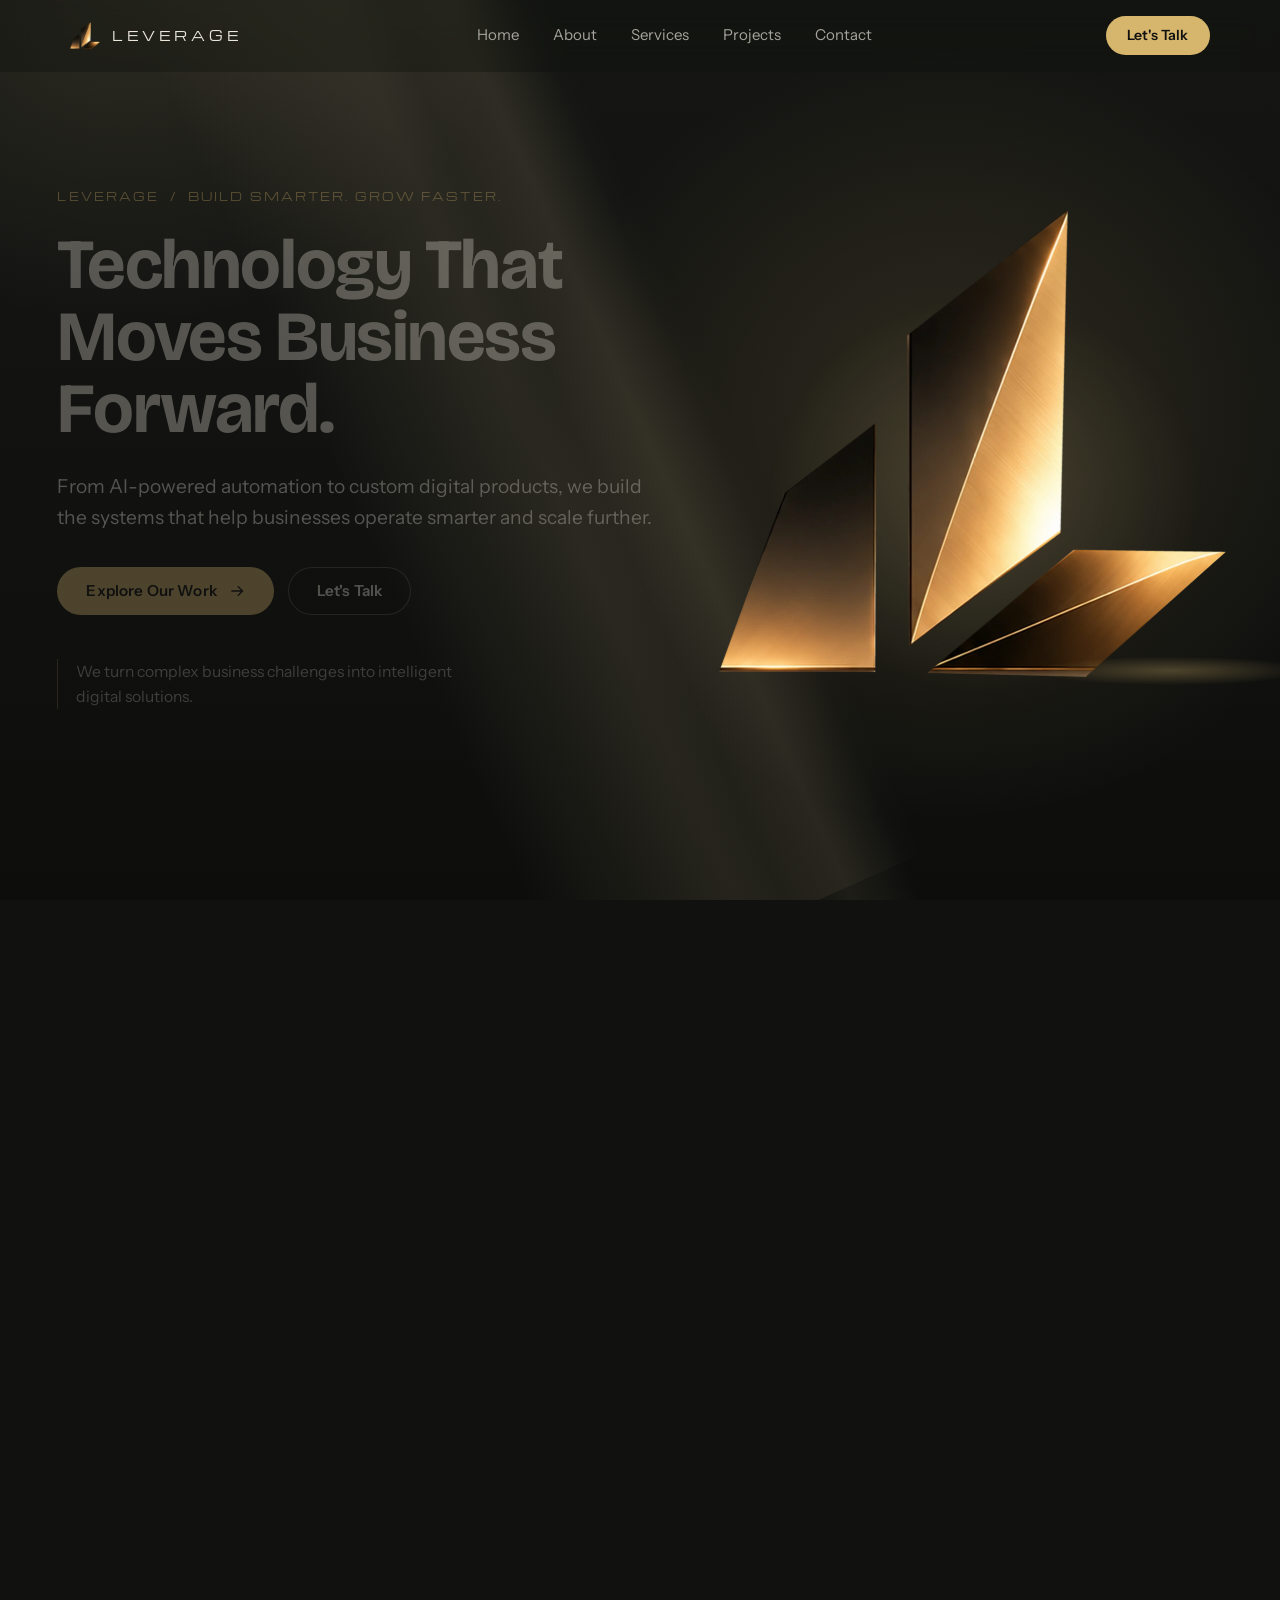
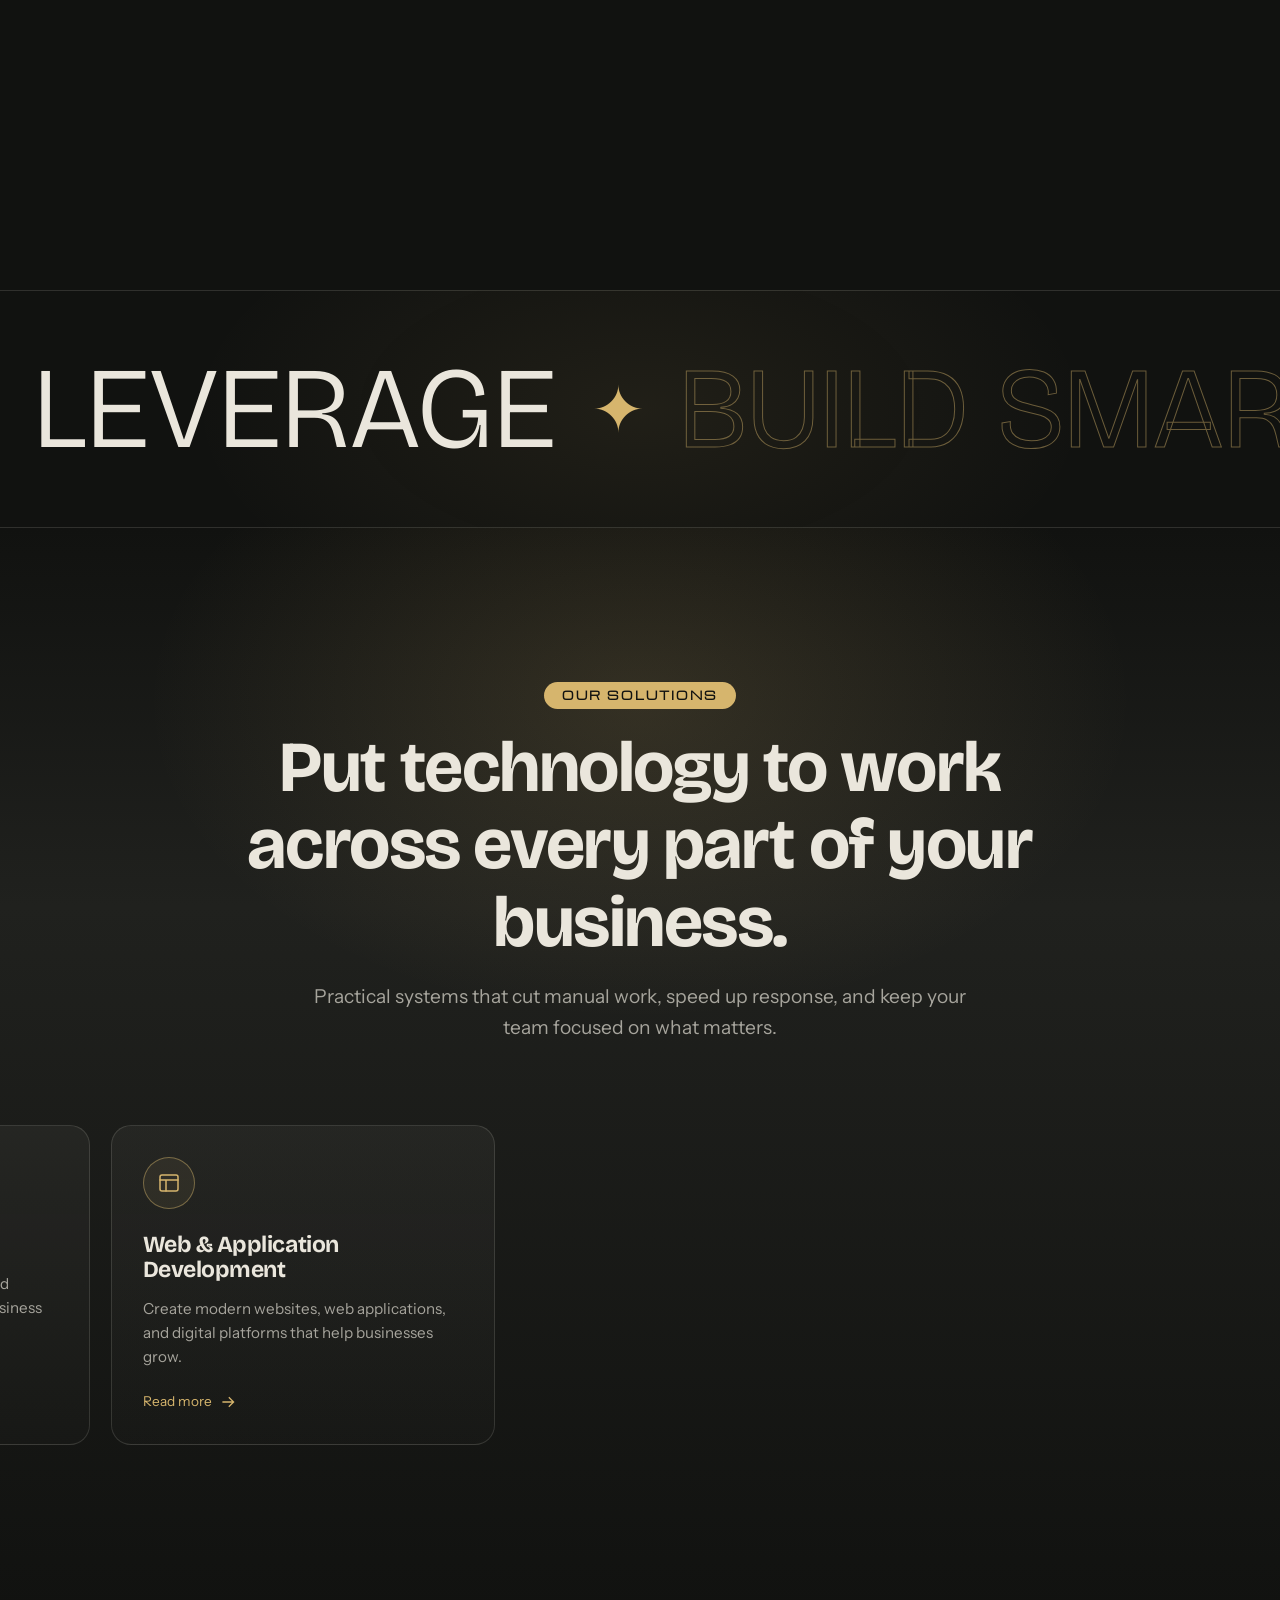
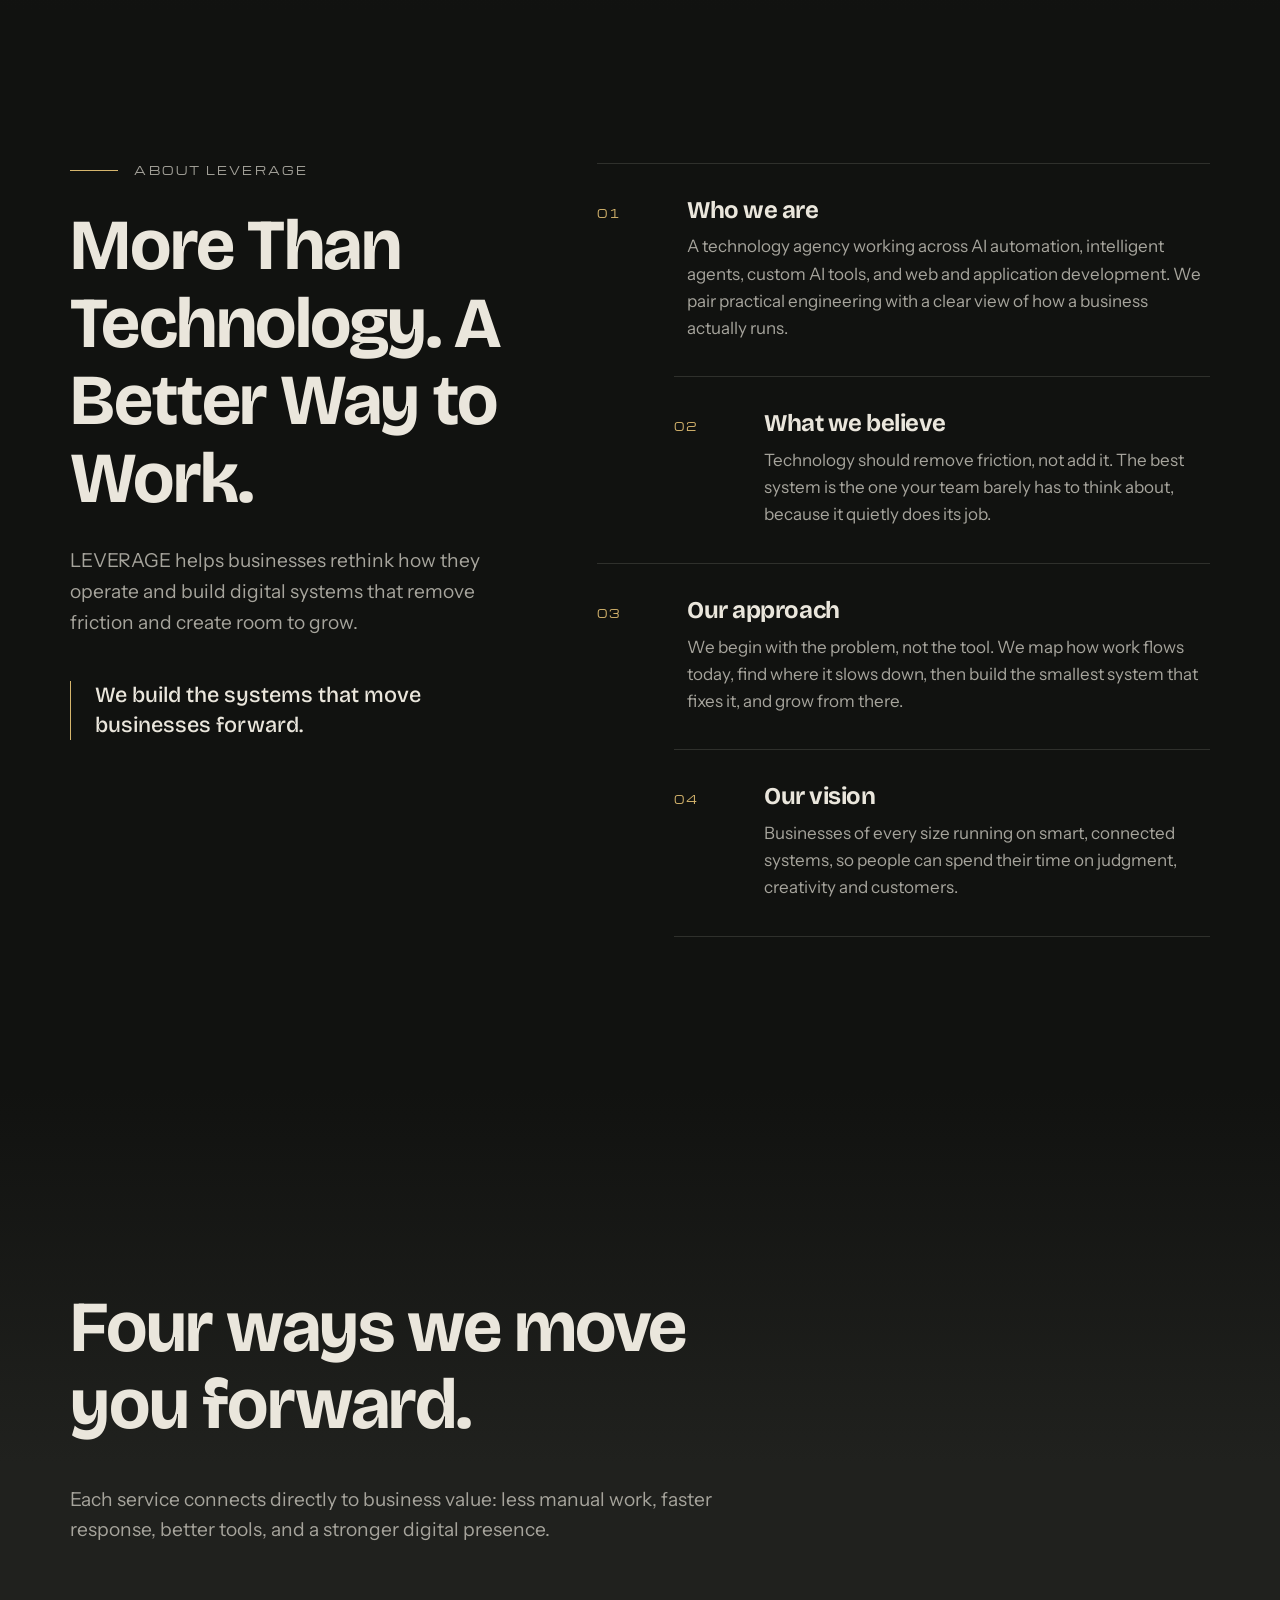
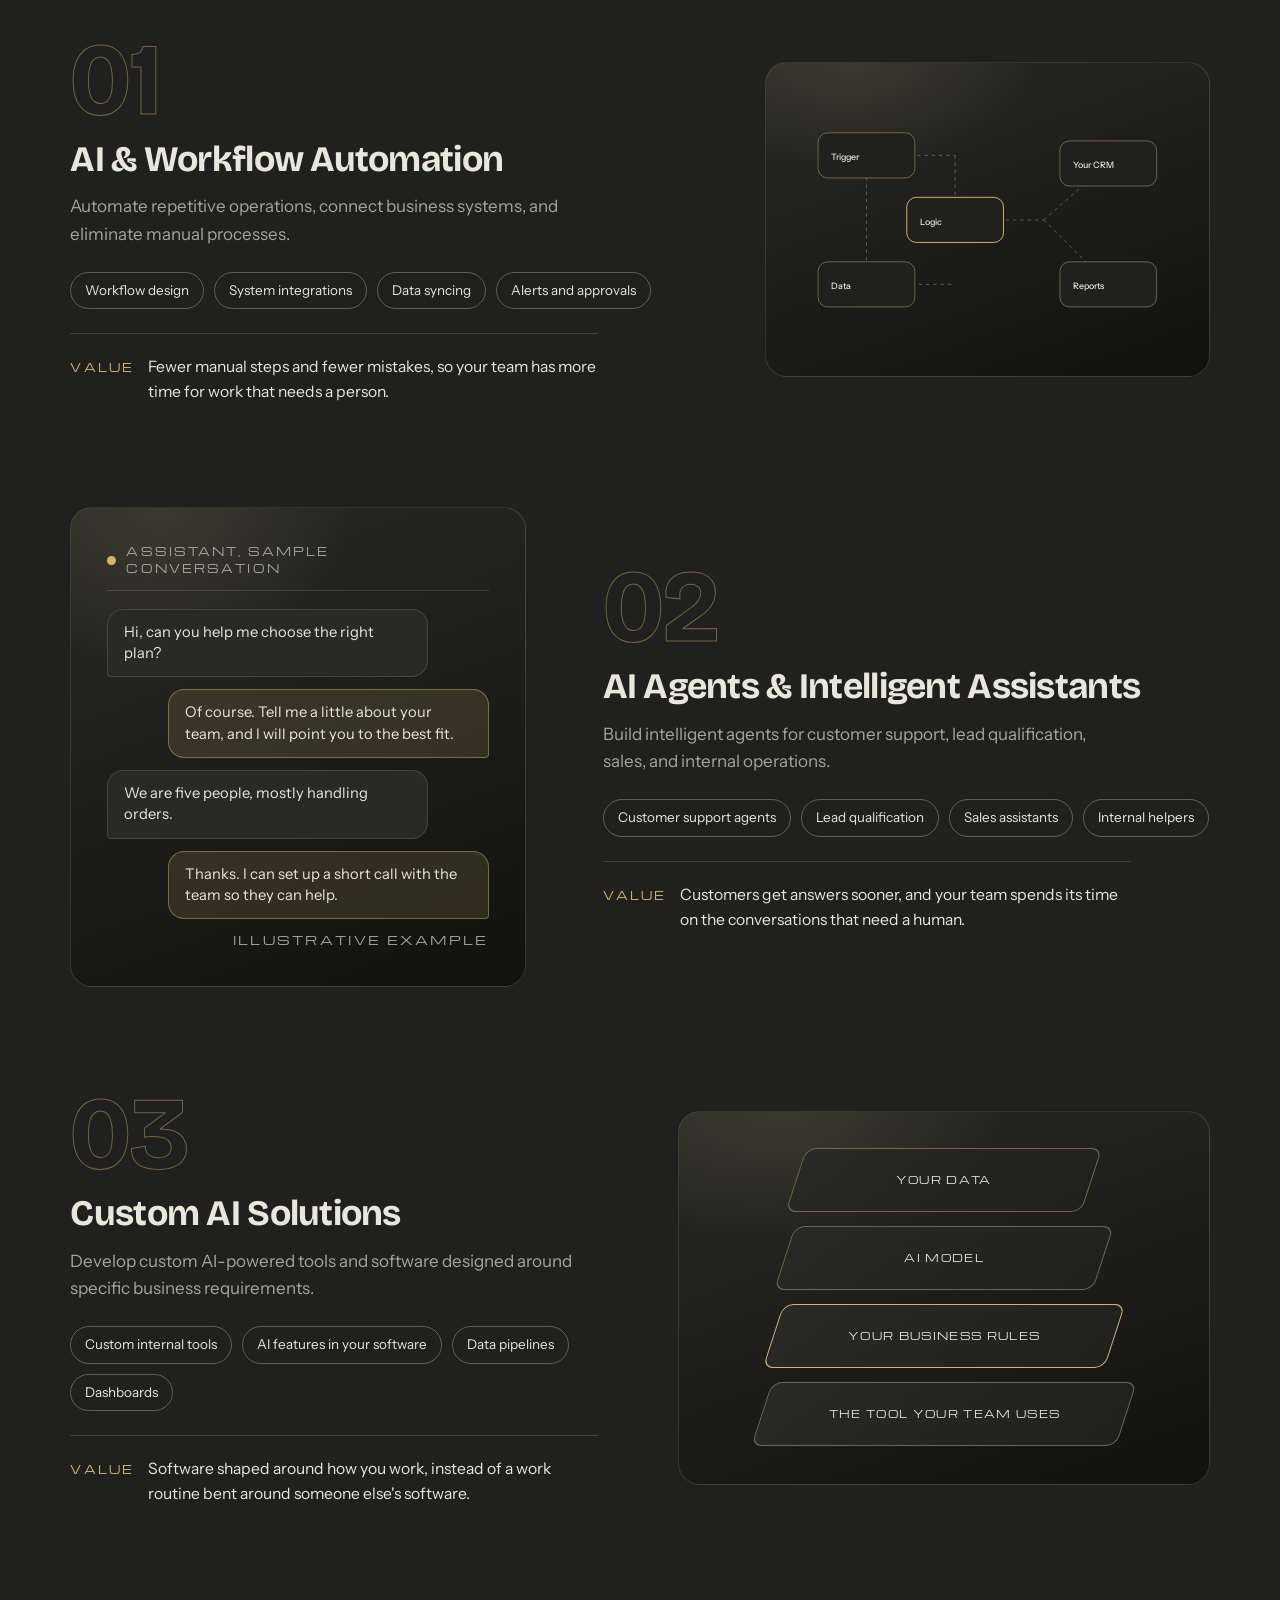
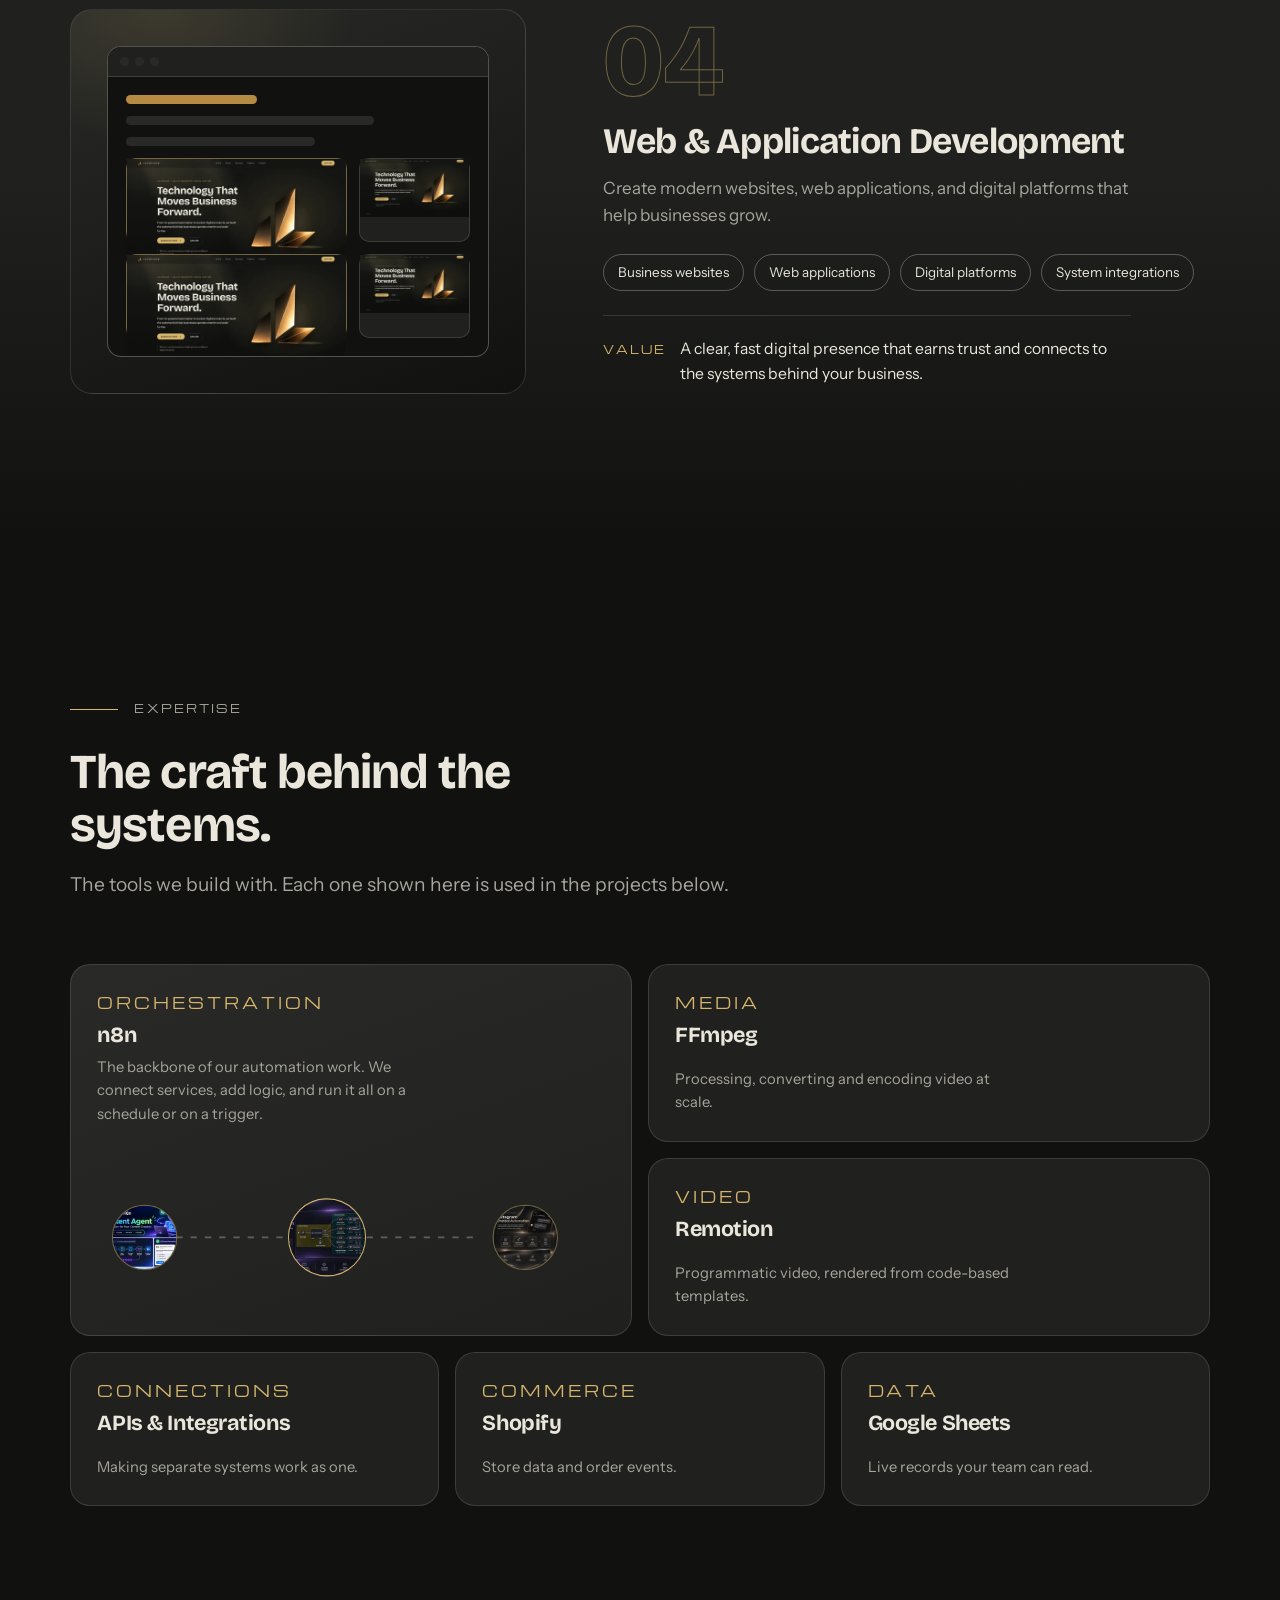
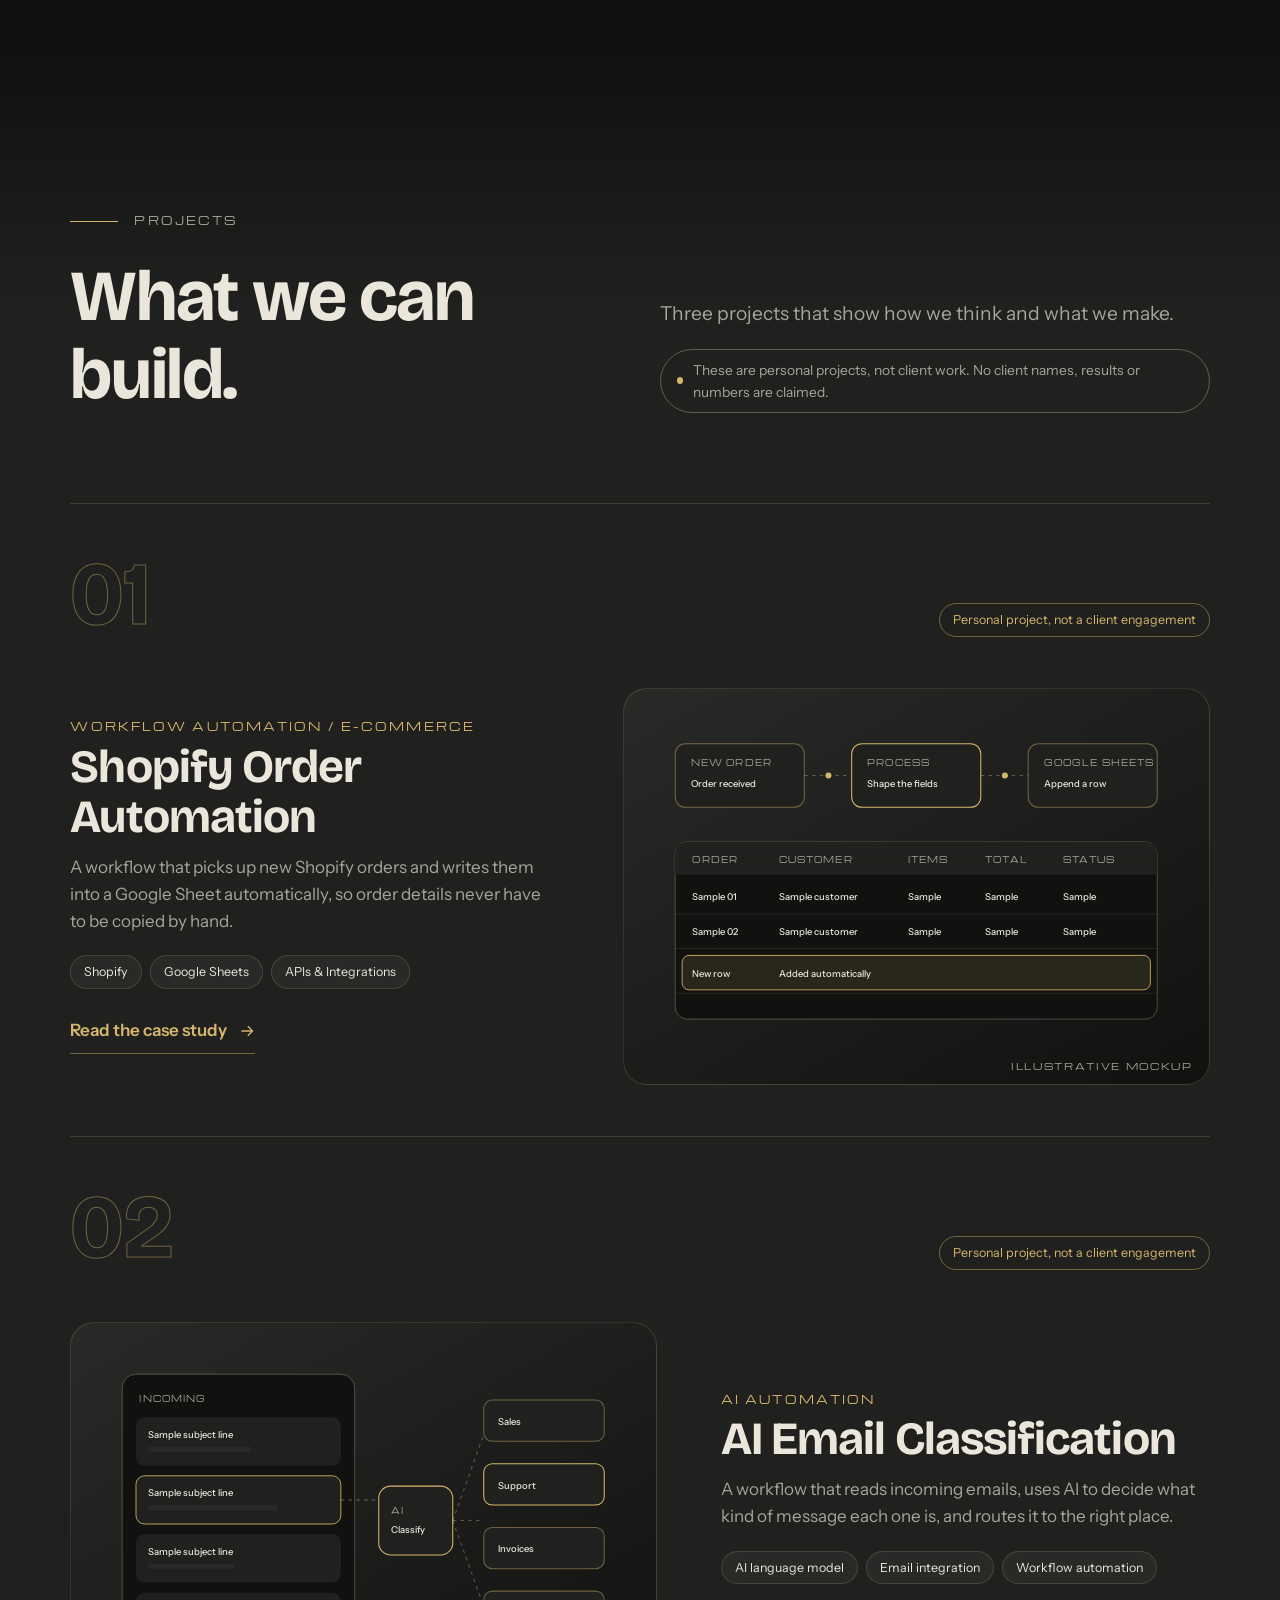
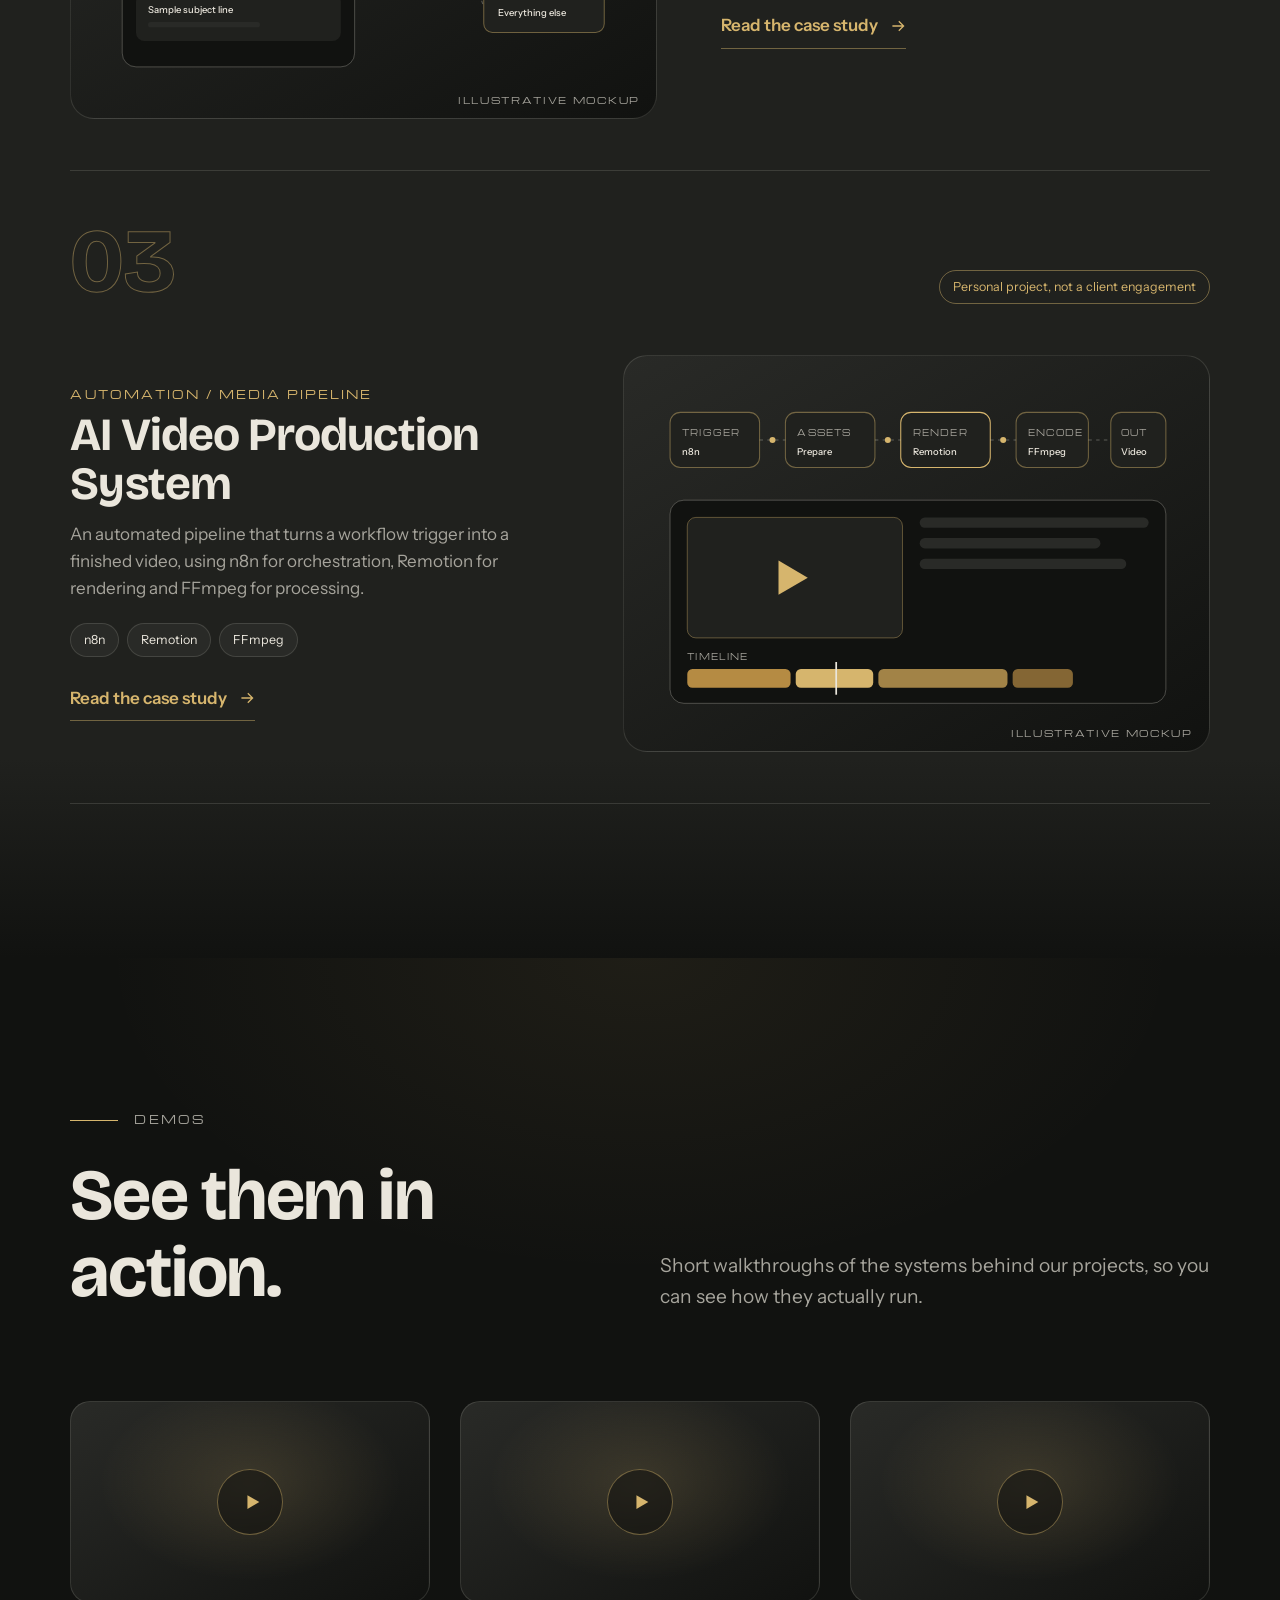
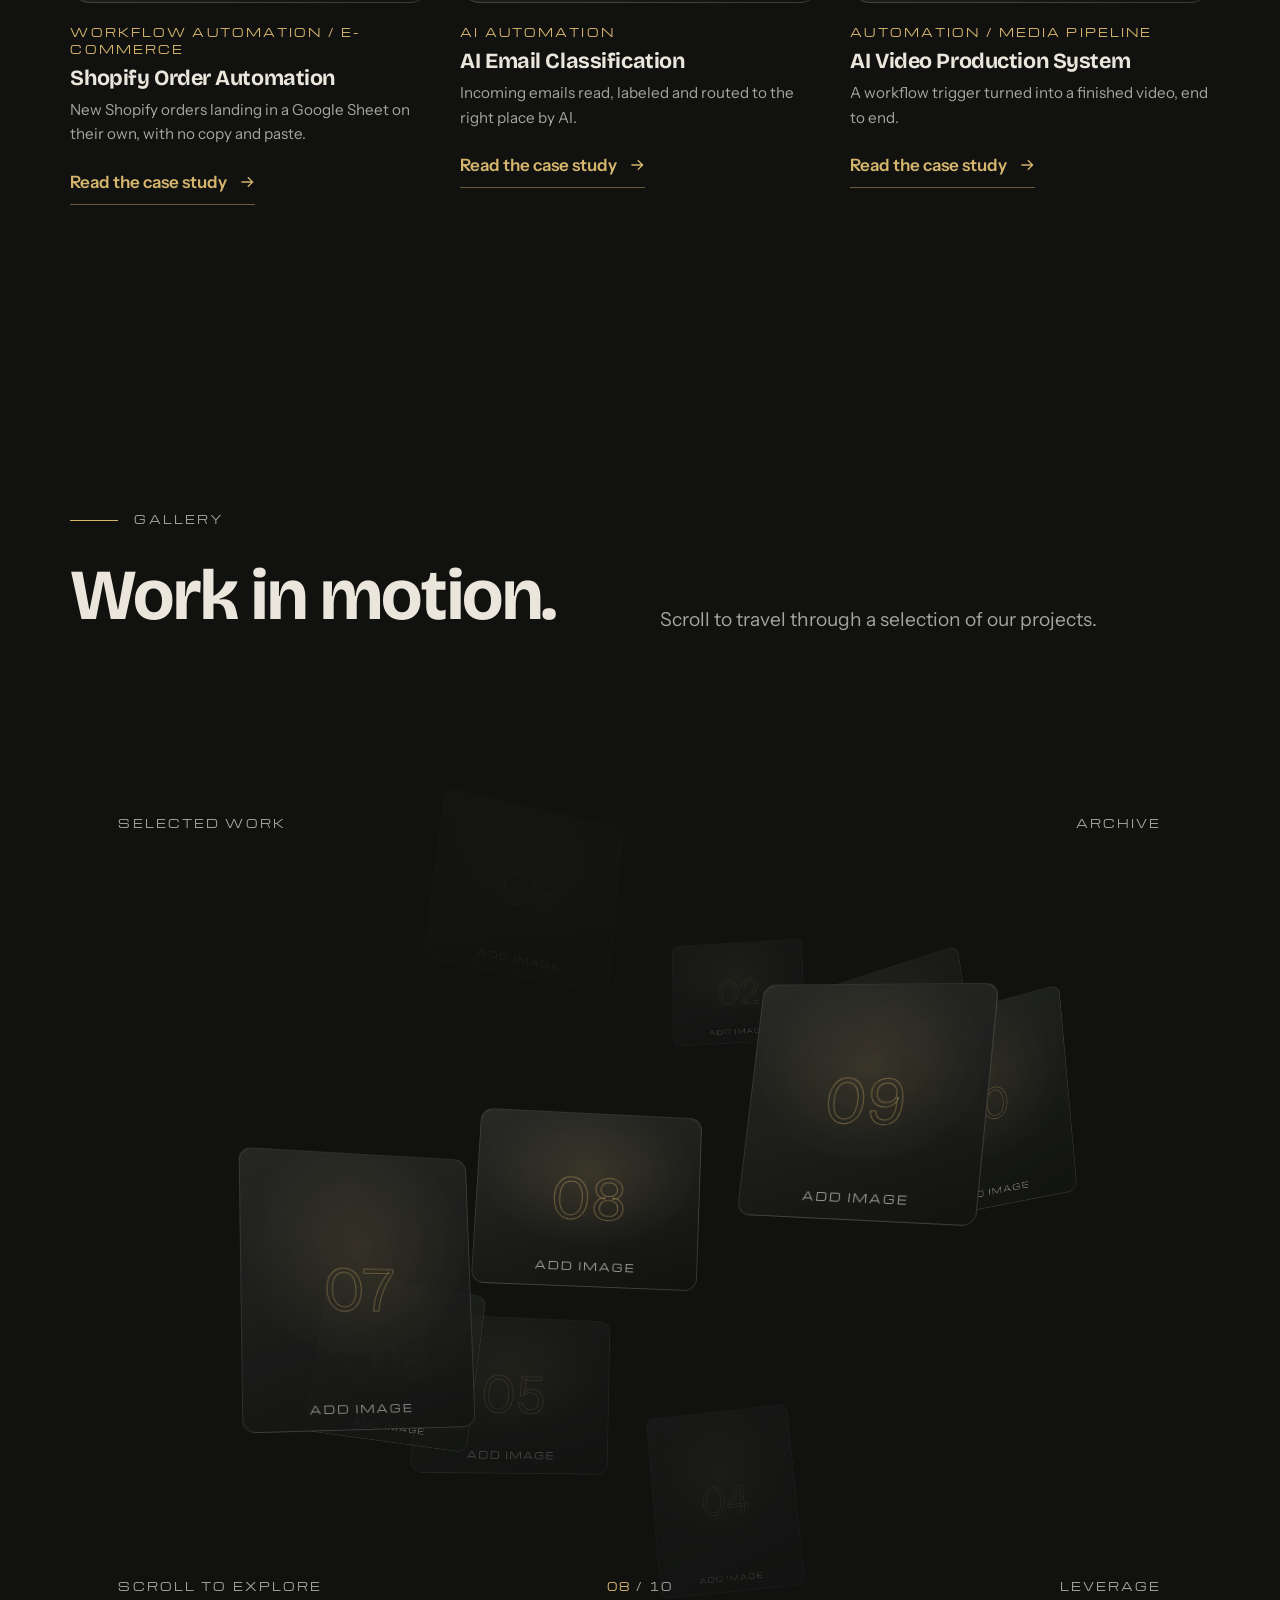
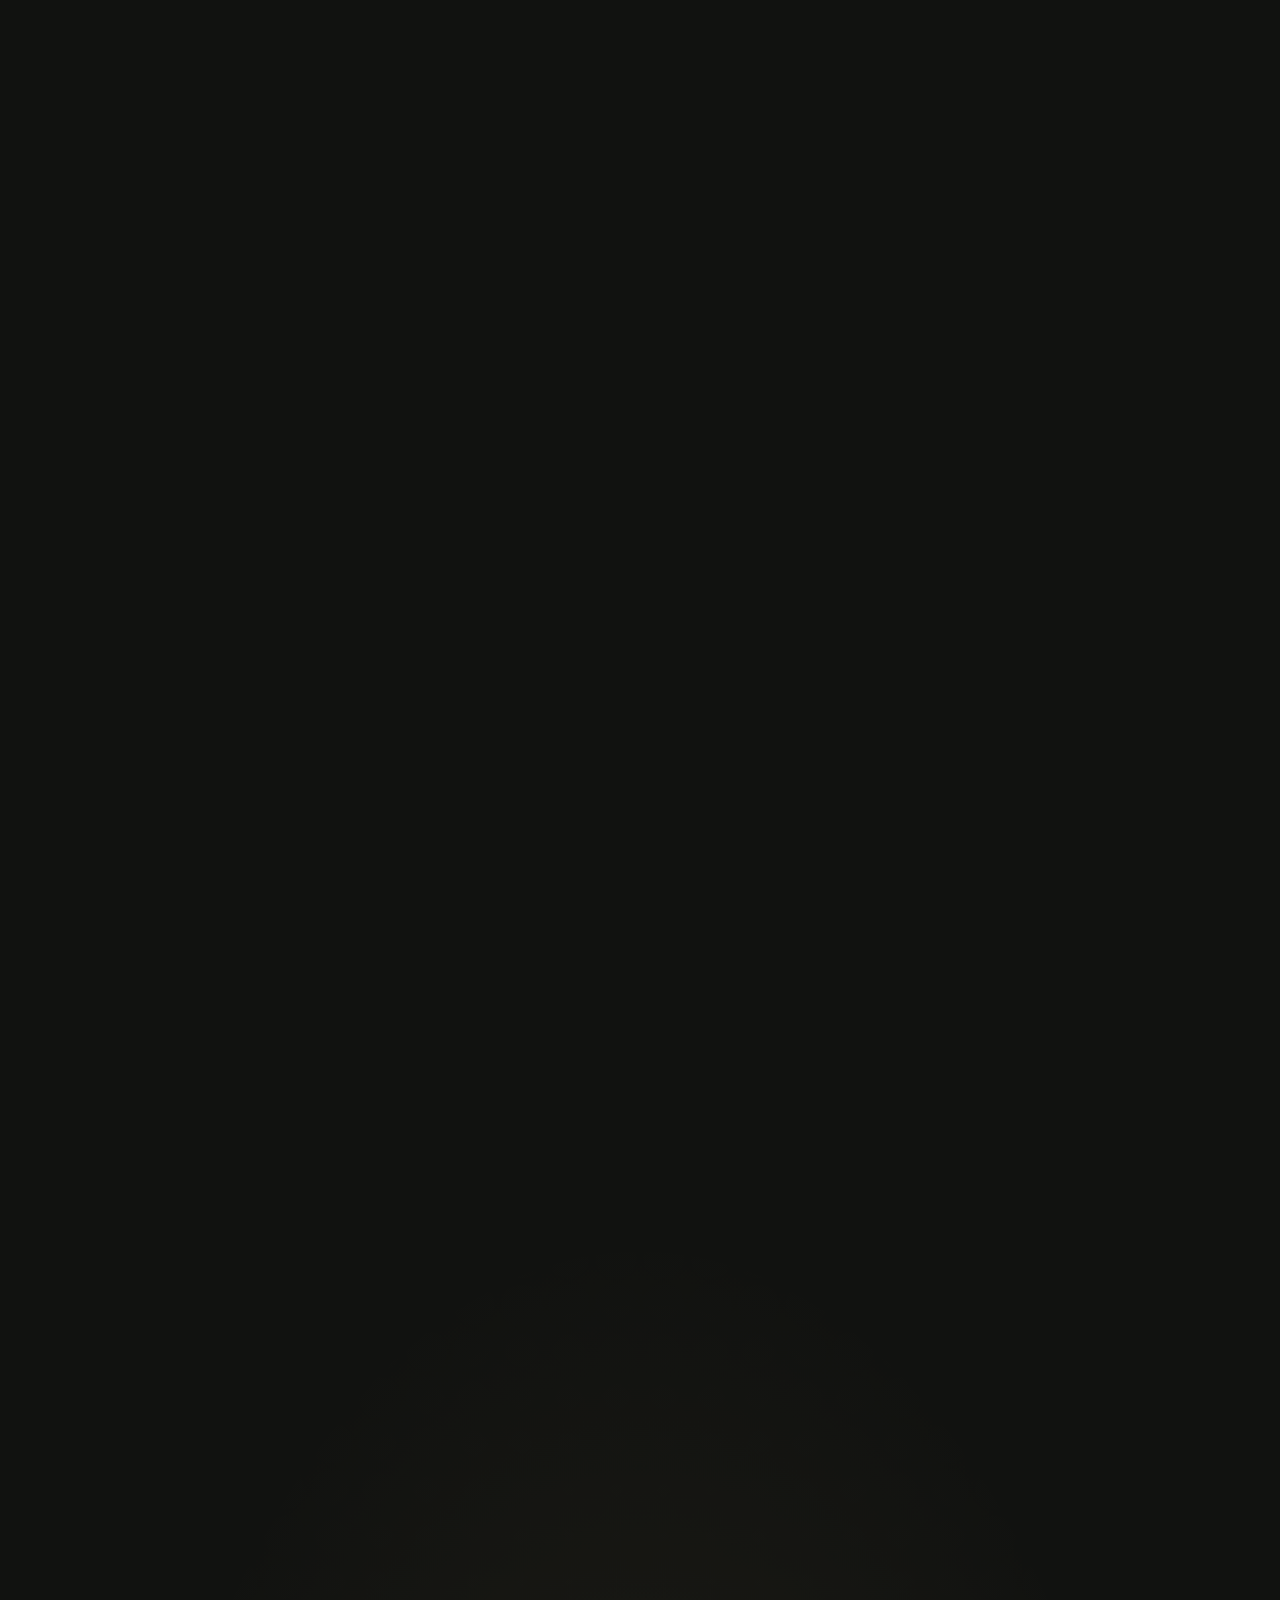
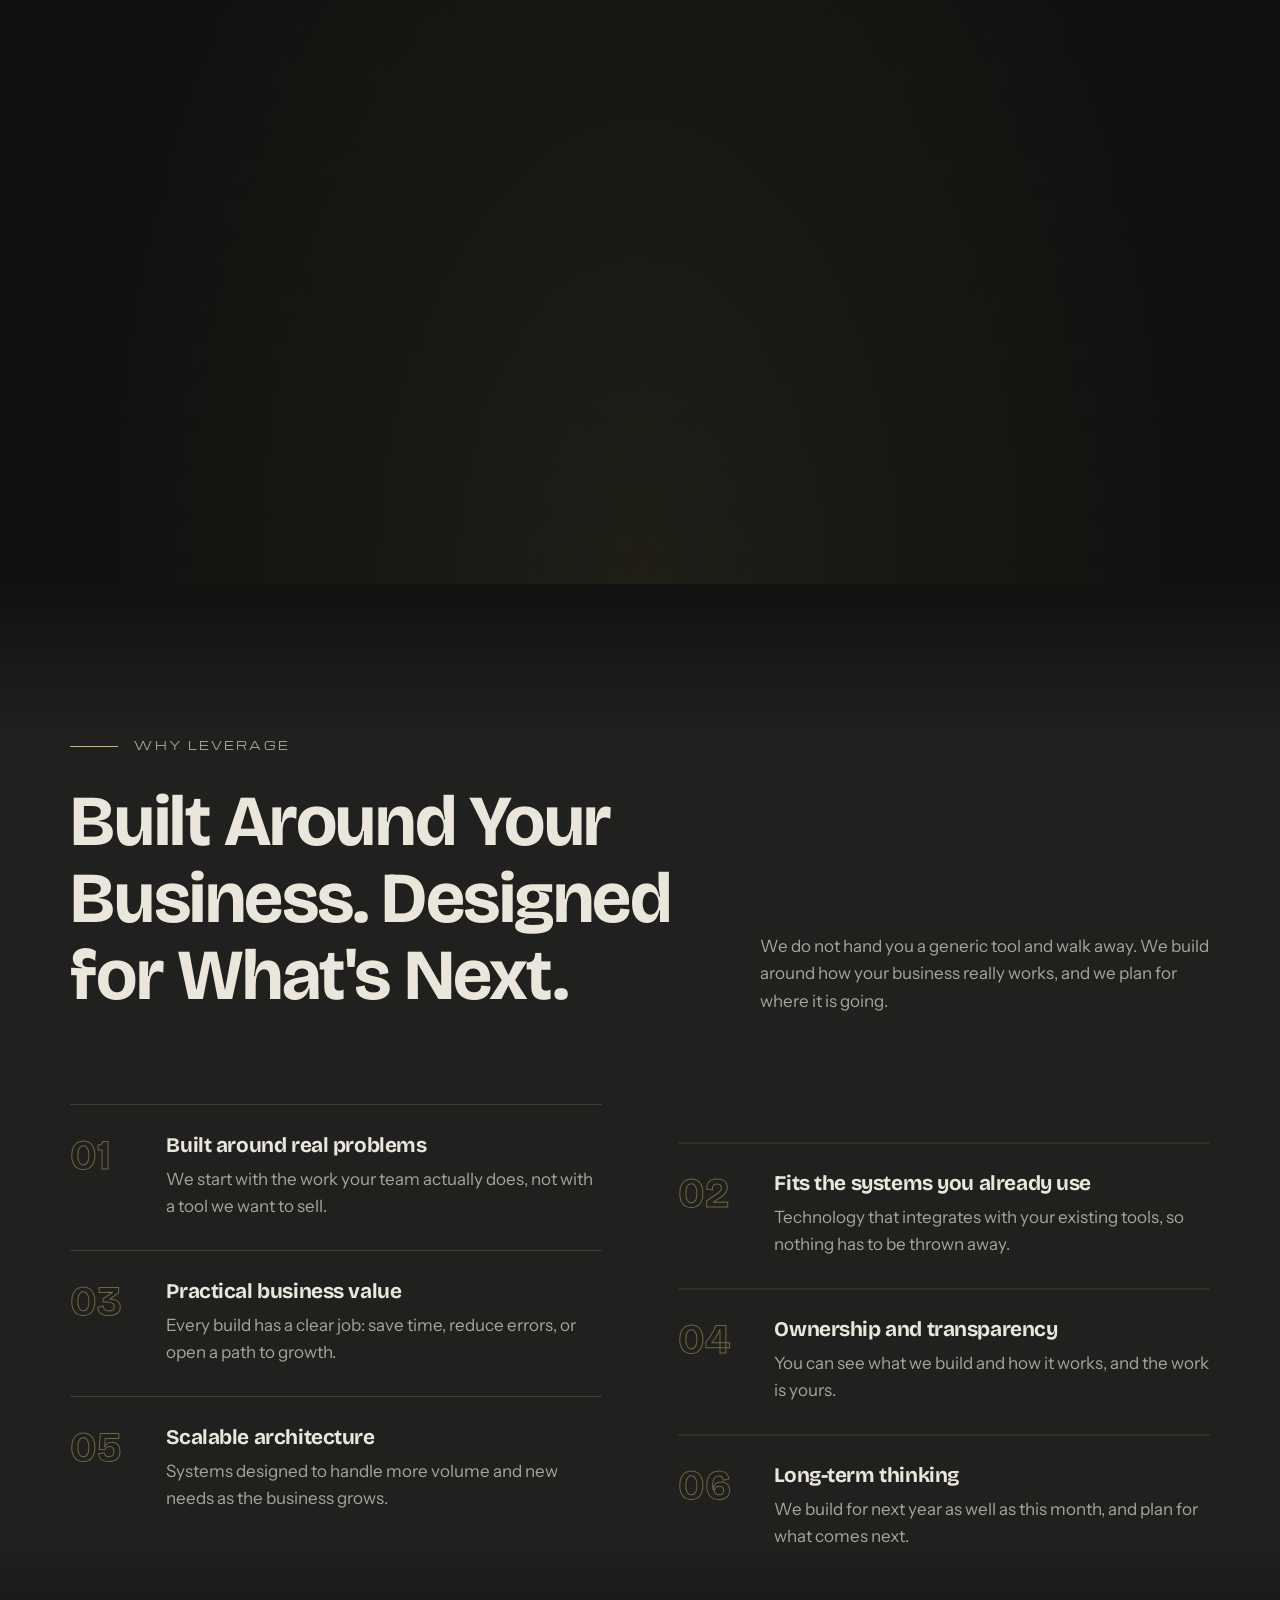
<file: index.html>
<!doctype html>
<html lang="en">

<head>
  <meta charset="utf-8">
  <meta name="viewport" content="width=device-width,initial-scale=1">
  <title>LEVERAGE | Technology That Moves Business Forward</title>
  <meta name="description"
    content="LEVERAGE is a technology agency building AI automation, intelligent agents, custom AI tools and modern web applications. Build smarter. Grow faster.">
  <meta name="theme-color" content="#111210">
  <!-- DEPLOY STEP: replace YOUR-LIVE-ADDRESS in the canonical, og:url, og:image and JSON-LD below, and in sitemap.xml and robots.txt, then re-zip -->
  <link rel="canonical" href="https://YOUR-LIVE-ADDRESS/">
  <meta property="og:title" content="LEVERAGE | Technology That Moves Business Forward">
  <meta property="og:description"
    content="LEVERAGE is a technology agency building AI automation, intelligent agents, custom AI tools and modern web applications. Build smarter. Grow faster.">
  <meta property="og:type" content="website">
  <meta property="og:url" content="https://YOUR-LIVE-ADDRESS/">
  <meta property="og:image" content="https://YOUR-LIVE-ADDRESS/assets/og.jpg">
  <meta name="twitter:card" content="summary_large_image">
  <link rel="icon"
    href="data:image/svg+xml,%3Csvg xmlns='http://www.w3.org/2000/svg' viewBox='0 0 520 470'%3E%3Crect width='520' height='470' fill='%23111210'/%3E%3Cpolygon points='10,462 75,290 167,217 167,462' fill='%23B58B43'/%3E%3Cpolygon points='202,120 360,5 360,327 205,435' fill='%23D6B56D'/%3E%3Cpolygon points='218,462 275,342 518,342 230,462' fill='%23C79F55'/%3E%3C/svg%3E">
  <link rel="preconnect" href="https://fonts.googleapis.com">
  <link rel="preconnect" href="https://fonts.gstatic.com" crossorigin>
  <link
    href="https://fonts.googleapis.com/css2?family=Bricolage+Grotesque:wght@500;700&family=Instrument+Sans:wght@400;500;600&family=Michroma&display=swap"
    rel="stylesheet">
  <link rel="stylesheet" href="assets/css/site.css">
  <script
    type="application/ld+json">{"@context":"https://schema.org","@type":"Organization","name":"LEVERAGE","slogan":"Build Smarter. Grow Faster.","description":"A technology agency building AI automation, intelligent agents, custom AI tools and modern web applications.","url":"https://YOUR-LIVE-ADDRESS/"}</script>
</head>

<body>
  <a class="skip" href="#main">Skip to content</a>
  <div class="env" aria-hidden="true"></div>
  <header class="nav">
    <a class="brand" href="#top" aria-label="LEVERAGE home"><img src="assets/img/mark.webp" alt="" width="30"
        height="28" decoding="async"><span>LEVERAGE</span></a>
    <nav aria-label="Main">
      <div class="nav-links" id="nav-links">
        <a href="#top">Home</a>
        <a href="#about">About</a>
        <a href="#services">Services</a>
        <a href="#projects">Projects</a>
        <a href="#contact">Contact</a>
      </div>
    </nav>
    <div class="nav-cta">
      <a class="btn btn-gold sm" href="#contact">Let's Talk</a>
      <button class="menu-btn" aria-expanded="false" aria-controls="nav-links"
        aria-label="Menu"><span></span><span></span></button>
    </div>
  </header>
  <main id="main" tabindex="-1">

    <div class="hero-track" id="heroTrack">
    <header class="hero" id="top">
      <div class="hero-bg" aria-hidden="true">
        <div class="beam"></div>
        <div class="beam b"></div>
      </div>
      <div class="hero-grid">
        <div class="hero-copy">
          <p class="label">LEVERAGE &nbsp;/&nbsp; Build Smarter. Grow Faster.</p>
          <h1>Technology That Moves Business Forward.</h1>
          <p class="lede">From AI-powered automation to custom digital products, we build the systems that help
            businesses operate smarter and scale further.</p>
          <div class="row"><a class="btn btn-gold" href="#projects">Explore Our Work <svg viewBox="0 0 20 20"
                fill="none" stroke="currentColor" stroke-width="1.6" aria-hidden="true">
                <path d="M3 10h13M11 4l6 6-6 6" />
              </svg></a><a class="btn btn-ghost" href="#contact">Let's Talk</a></div>
          <p class="alt">We turn complex business challenges into intelligent digital solutions.</p>
        </div>
        <div class="hero-art" aria-hidden="true">
          <div class="assembly" id="assembly">
            <div class="flash"></div>
            <img class="pc p1" src="assets/img/shard-1.webp" alt="" width="1008" height="930" decoding="async">
            <img class="pc p2" src="assets/img/shard-2.webp" alt="" width="1008" height="930" decoding="async">
            <img class="pc p3" src="assets/img/shard-3.webp" alt="" width="1008" height="930" decoding="async">
            <div class="sheen"></div>
            <div class="floor"></div>
          </div>
        </div>
      </div>
      <div class="dive" aria-hidden="true"><div class="dive-glow"></div><div class="dive-bits" id="diveBits"></div></div>
      <div class="cue label" aria-hidden="true"><i></i>Scroll</div>
    </header>
    </div>

    <div class="mq" aria-hidden="true"><div class="mq-track"><span>LEVERAGE</span><i>✦</i><span class="o">BUILD SMARTER</span><i>✦</i><span>GROW FASTER</span><i>✦</i><span>LEVERAGE</span><i>✦</i><span class="o">BUILD SMARTER</span><i>✦</i><span>GROW FASTER</span><i>✦</i><span>LEVERAGE</span><i>✦</i><span class="o">BUILD SMARTER</span><i>✦</i><span>GROW FASTER</span><i>✦</i><span>LEVERAGE</span><i>✦</i><span class="o">BUILD SMARTER</span><i>✦</i><span>GROW FASTER</span><i>✦</i></div></div>

    <section class="sec solutions" id="solutions" aria-labelledby="sol-h">
      <div class="wrap sol-head">
        <span class="pill reveal">Our Solutions</span>
        <h2 id="sol-h" class="h-xl reveal d1">Put technology to work across every part of your business.</h2>
        <p class="lede reveal d2">Practical systems that cut manual work, speed up response, and keep your team focused on what matters.</p>
      </div>
      <div class="sol-rail"><div class="sol-row" id="solRow">
          <a class="sol-card" href="#services">
            <span class="sol-ico" aria-hidden="true"><svg viewBox="0 0 24 24" fill="none" stroke="currentColor" stroke-width="1.5" stroke-linecap="round" stroke-linejoin="round"><circle cx="6" cy="6" r="2.2"/><circle cx="18" cy="12" r="2.2"/><circle cx="6" cy="18" r="2.2"/><path d="M8.2 6H12a3 3 0 0 1 3 3v1M8.2 18H12a3 3 0 0 0 3-3v-1"/></svg></span>
            <h3>AI &amp; Workflow Automation</h3>
            <p>Automate repetitive operations, connect business systems, and eliminate manual processes.</p>
            <span class="sol-more">Read more <svg viewBox="0 0 20 20" fill="none" stroke="currentColor" stroke-width="1.6" aria-hidden="true"><path d="M3 10h13M11 4l6 6-6 6"/></svg></span>
          </a>
          <a class="sol-card" href="#services">
            <span class="sol-ico" aria-hidden="true"><svg viewBox="0 0 24 24" fill="none" stroke="currentColor" stroke-width="1.5" stroke-linecap="round" stroke-linejoin="round"><path d="M4 5h16v11H9l-5 4z"/></svg></span>
            <h3>AI Agents &amp; Intelligent Assistants</h3>
            <p>Build intelligent agents for customer support, lead qualification, sales, and internal operations.</p>
            <span class="sol-more">Read more <svg viewBox="0 0 20 20" fill="none" stroke="currentColor" stroke-width="1.6" aria-hidden="true"><path d="M3 10h13M11 4l6 6-6 6"/></svg></span>
          </a>
          <a class="sol-card" href="#services">
            <span class="sol-ico" aria-hidden="true"><svg viewBox="0 0 24 24" fill="none" stroke="currentColor" stroke-width="1.5" stroke-linecap="round" stroke-linejoin="round"><path d="M8 7l-5 5 5 5M16 7l5 5-5 5M14 4l-4 16"/></svg></span>
            <h3>Custom AI Solutions</h3>
            <p>Develop custom AI-powered tools and software designed around specific business requirements.</p>
            <span class="sol-more">Read more <svg viewBox="0 0 20 20" fill="none" stroke="currentColor" stroke-width="1.6" aria-hidden="true"><path d="M3 10h13M11 4l6 6-6 6"/></svg></span>
          </a>
          <a class="sol-card" href="#services">
            <span class="sol-ico" aria-hidden="true"><svg viewBox="0 0 24 24" fill="none" stroke="currentColor" stroke-width="1.5" stroke-linecap="round" stroke-linejoin="round"><rect x="3" y="4" width="18" height="16" rx="2"/><path d="M3 9h18M9 9v11"/></svg></span>
            <h3>Web &amp; Application Development</h3>
            <p>Create modern websites, web applications, and digital platforms that help businesses grow.</p>
            <span class="sol-more">Read more <svg viewBox="0 0 20 20" fill="none" stroke="currentColor" stroke-width="1.6" aria-hidden="true"><path d="M3 10h13M11 4l6 6-6 6"/></svg></span>
          </a>
      </div></div>
    </section>

    <section class="sec" id="about" aria-labelledby="about-h">
      <div class="wrap about-grid">
        <div class="about-left">
          <p class="eyebrow label reveal">About LEVERAGE</p>
          <h2 id="about-h" class="h-xl reveal d1">More Than Technology. A Better Way to Work.</h2>
          <p class="lede reveal d2">LEVERAGE helps businesses rethink how they operate and build digital systems that
            remove friction and create room to grow.</p>
          <p class="pull reveal d3">We build the systems that move businesses forward.</p>
        </div>
        <div class="about-right">
          <div class="abt reveal"><span class="label">01</span>
            <div>
              <h3>Who we are</h3>
              <p>A technology agency working across AI automation, intelligent agents, custom AI tools, and web and
                application development. We pair practical engineering with a clear view of how a business actually
                runs.</p>
            </div>
          </div>
          <div class="abt reveal"><span class="label">02</span>
            <div>
              <h3>What we believe</h3>
              <p>Technology should remove friction, not add it. The best system is the one your team barely has to think
                about, because it quietly does its job.</p>
            </div>
          </div>
          <div class="abt reveal"><span class="label">03</span>
            <div>
              <h3>Our approach</h3>
              <p>We begin with the problem, not the tool. We map how work flows today, find where it slows down, then
                build the smallest system that fixes it, and grow from there.</p>
            </div>
          </div>
          <div class="abt reveal"><span class="label">04</span>
            <div>
              <h3>Our vision</h3>
              <p>Businesses of every size running on smart, connected systems, so people can spend their time on
                judgment, creativity and customers.</p>
            </div>
          </div>
        </div>
      </div>
    </section>

    <section class="sec services" id="services" aria-labelledby="svc-h">
      <div class="wrap">
        <div class="svc-head">
          <div>
            <p class="eyebrow label reveal">Services</p>
            <h2 id="svc-h" class="h-xl reveal d1">Four ways we move you forward.</h2>
          </div>
          <p class="lede reveal d2">Each service connects directly to business value: less manual work, faster response,
            better tools, and a stronger digital presence.</p>
        </div>
        <div class="svc">

          <div class="svc-row wide reveal">
            <div class="svc-text">
              <div class="svc-num" aria-hidden="true">01</div>
              <h3>AI &amp; Workflow Automation</h3>
              <p>Automate repetitive operations, connect business systems, and eliminate manual processes.</p>
              <ul class="caps">
                <li>Workflow design</li>
                <li>System integrations</li>
                <li>Data syncing</li>
                <li>Alerts and approvals</li>
              </ul>
              <div class="value"><span class="label">Value</span>
                <p>Fewer manual steps and fewer mistakes, so your team has more time for work that needs a person.</p>
              </div>
            </div>
            <div class="viz"><svg viewBox="0 0 460 300" role="img"
                aria-label="Illustration of connected systems in an automated workflow">
                <path class="edge"
                  d="M80 70H190M190 70L190 150M190 150H300M300 150L380 80M300 150L380 230M80 70L80 230H190" />
                <g class="vt">
                  <rect x="20" y="42" width="120" height="56" rx="12" class="node" /><text x="36" y="76">Trigger</text>
                  <rect x="130" y="122" width="120" height="56" rx="12" class="node hot pulse" /><text x="146"
                    y="156">Logic</text>
                  <rect x="320" y="52" width="120" height="56" rx="12" class="node" /><text x="336" y="86">Your
                    CRM</text>
                  <rect x="320" y="202" width="120" height="56" rx="12" class="node" /><text x="336"
                    y="236">Reports</text>
                  <rect x="20" y="202" width="120" height="56" rx="12" class="node pulse p2" /><text x="36"
                    y="236">Data</text>
                </g>
              </svg></div>
          </div>

          <div class="svc-row narrow flip reveal">
            <div class="svc-text">
              <div class="svc-num" aria-hidden="true">02</div>
              <h3>AI Agents &amp; Intelligent Assistants</h3>
              <p>Build intelligent agents for customer support, lead qualification, sales, and internal operations.</p>
              <ul class="caps">
                <li>Customer support agents</li>
                <li>Lead qualification</li>
                <li>Sales assistants</li>
                <li>Internal helpers</li>
              </ul>
              <div class="value"><span class="label">Value</span>
                <p>Customers get answers sooner, and your team spends its time on the conversations that need a human.
                </p>
              </div>
            </div>
            <div class="viz">
              <div class="chat" role="img" aria-label="Illustration of a conversation with an AI assistant">
                <div class="bar"><span class="dot"></span><span class="label">Assistant, sample conversation</span>
                </div>
                <div class="bub u">Hi, can you help me choose the right plan?</div>
                <div class="bub a">Of course. Tell me a little about your team, and I will point you to the best fit.
                </div>
                <div class="bub u">We are five people, mostly handling orders.</div>
                <div class="bub a">Thanks. I can set up a short call with the team so they can help.</div>
                <span class="label tag">Illustrative example</span>
              </div>
            </div>
          </div>

          <div class="svc-row reveal">
            <div class="svc-text">
              <div class="svc-num" aria-hidden="true">03</div>
              <h3>Custom AI Solutions</h3>
              <p>Develop custom AI-powered tools and software designed around specific business requirements.</p>
              <ul class="caps">
                <li>Custom internal tools</li>
                <li>AI features in your software</li>
                <li>Data pipelines</li>
                <li>Dashboards</li>
              </ul>
              <div class="value"><span class="label">Value</span>
                <p>Software shaped around how you work, instead of a work routine bent around someone else's software.
                </p>
              </div>
            </div>
            <div class="viz">
              <div class="stack" role="img" aria-label="Illustration of layers in a custom AI tool">
                <div class="slab s-a"><span class="vt2">YOUR DATA</span></div>
                <div class="slab s-b"><span class="vt2">AI MODEL</span></div>
                <div class="slab s-c"><span class="vt2">YOUR BUSINESS RULES</span></div>
                <div class="slab s-d"><span class="vt2">THE TOOL YOUR TEAM USES</span></div>
              </div>
            </div>
          </div>

          <div class="svc-row narrow flip reveal">
            <div class="svc-text">
              <div class="svc-num" aria-hidden="true">04</div>
              <h3>Web &amp; Application Development</h3>
              <p>Create modern websites, web applications, and digital platforms that help businesses grow.</p>
              <ul class="caps">
                <li>Business websites</li>
                <li>Web applications</li>
                <li>Digital platforms</li>
                <li>System integrations</li>
              </ul>
              <div class="value"><span class="label">Value</span>
                <p>A clear, fast digital presence that earns trust and connects to the systems behind your business.</p>
              </div>
            </div>
            <div class="viz">
              <div class="browser" role="img" aria-label="Illustration of a website layout">
                <div class="top"><i></i><i></i><i></i></div>
                <div class="pg">
                  <div class="ln g"></div>
                  <div class="ln" style="width:72%"></div>
                  <div class="ln" style="width:55%"></div>
                  <div class="blk">
                    <div>
                          <img src="assets/img/test.webp" alt="" loading="lazy" decoding="async">
                    </div>
                    <div>
                          <img src="assets/img/test.webp" alt="" loading="lazy" decoding="async">

                    </div>
                  </div>
                  <div class="blk">
                    <div>                          <img src="assets/img/test.webp" alt="" loading="lazy" decoding="async"> </div>
                    <div>                          <img src="assets/img/test.webp" alt="" loading="lazy" decoding="async"> </div>
                  </div>
                </div>
              </div>
            </div>
          </div>

        </div>
      </div>
    </section>

    <section class="sec" id="expertise" aria-labelledby="exp-h">
      <div class="wrap">
        <p class="eyebrow label reveal">Expertise</p>
        <h2 id="exp-h" class="h-lg reveal d1" style="max-width:18ch">The craft behind the systems.</h2>
        <p class="lede reveal d2" style="margin-top:18px">The tools we build with. Each one shown here is used in the
          projects below.</p>
        <div class="bento reveal">
          <div class="tile t-n8n">
            <div>
              <p class="label">Orchestration</p>
              <h3 style="margin-top:10px">n8n</h3>
              <p style="margin-top:8px">The backbone of our automation work. We connect services, add logic, and run it
                all on a schedule or on a trigger.</p>
            </div>
<svg class="mini" viewBox="0 0 320 90" role="group" aria-label="Project examples">
  <defs>
    <clipPath id="clip-1"><circle cx="30"  cy="45" r="20" /></clipPath>
    <clipPath id="clip-2"><circle cx="145" cy="45" r="24" /></clipPath>
    <clipPath id="clip-3"><circle cx="270" cy="45" r="20" /></clipPath>
  </defs>

  <path class="edge" d="M50 45H120M170 45H240" />

  <!-- الدايرة 1 -->
  <a href="YOUR-LINK-1" target="_blank" rel="noopener" aria-label="AI Content Agent Workflow on GitHub" style="cursor:pointer">
    <circle cx="30" cy="45" r="20" class="node" />
    <image href="assets/img/tile-content.webp" x="10" y="25" width="40" height="40"
           clip-path="url(#clip-1)" preserveAspectRatio="xMidYMid slice" />
  </a>

  <!-- الدايرة 2 -->
  <a href="YOUR-LINK-2" target="_blank" rel="noopener" aria-label="AI Email Classification Workflow on GitHub" style="cursor:pointer">
    <circle cx="145" cy="45" r="24" class="node hot pulse" />
    <image href="assets/img/tile-email.webp" x="121" y="21" width="48" height="48"
           clip-path="url(#clip-2)" preserveAspectRatio="xMidYMid slice" />
  </a>

  <!-- الدايرة 3 -->
  <a href="YOUR-LINK-3" target="_blank" rel="noopener" aria-label="Instagram Chatbot Automation on GitHub" style="cursor:pointer">
    <circle cx="270" cy="45" r="20" class="node" />
    <image href="assets/img/tile-instagram.webp" x="250" y="25" width="40" height="40"
           clip-path="url(#clip-3)" preserveAspectRatio="xMidYMid slice" />
  </a>
</svg>
          </div>
          <div class="tile t-ff">
            <div>
              <p class="label">Media</p>
              <h3 style="margin-top:10px">FFmpeg</h3>
            </div>
            <p>Processing, converting and encoding video at scale.</p>
          </div>
          <div class="tile t-rem">
            <div>
              <p class="label">Video</p>
              <h3 style="margin-top:10px">Remotion</h3>
            </div>
            <p>Programmatic video, rendered from code-based templates.</p>
          </div>
          <div class="tile t-api">
            <div>
              <p class="label">Connections</p>
              <h3 style="margin-top:10px">APIs &amp; Integrations</h3>
            </div>
            <p>Making separate systems work as one.</p>
          </div>
          <div class="tile t-shop">
            <div>
              <p class="label">Commerce</p>
              <h3 style="margin-top:10px">Shopify</h3>
            </div>
            <p>Store data and order events.</p>
          </div>
          <div class="tile t-sheet">
            <div>
              <p class="label">Data</p>
              <h3 style="margin-top:10px">Google Sheets</h3>
            </div>
            <p>Live records your team can read.</p>
          </div>
          <div class="tile dim t-api">
            <div>
              <p class="label">AI</p>
              <h3 style="margin-top:10px">OpenAI</h3>
            </div>
            <p>Language and reasoning models.</p>
          </div>
          <div class="tile dim t-api">
            <div>
              <p class="label">Code</p>
              <h3 style="margin-top:10px">Python</h3>
            </div>
            <p>Scripts, data work and glue code.</p>
          </div>
          <div class="tile dim t-api">
            <div>
              <p class="label">Backend</p>
              <h3 style="margin-top:10px">Supabase</h3>
            </div>
            <p>Database and authentication.</p>
          </div>
          <div class="tile dim t-api">
            <div>
              <p class="label">Frontend</p>
              <h3 style="margin-top:10px">React</h3>
            </div>
            <p>Interactive interfaces.</p>
          </div>
          <div class="tile dim t-api">
            <div>
              <p class="label">Frontend</p>
              <h3 style="margin-top:10px">Next.js</h3>
            </div>
            <p>Fast, full-stack web apps.</p>
          </div>
        </div>
      </div>
    </section>

    <section class="sec projects" id="projects" aria-labelledby="proj-h">
      <div class="wrap">
        <div class="proj-intro">
          <div>
            <p class="eyebrow label reveal">Projects</p>
            <h2 id="proj-h" class="h-xl reveal d1">What we can build.</h2>
          </div>
          <div class="reveal d2">
            <p class="lede">Three projects that show how we think and what we make.</p>
            <p class="note">These are personal projects, not client work. No client names, results or numbers are
              claimed.</p>
          </div>
        </div>
        <article class="proj reveal">
          <div class="proj-top"><span class="proj-num" aria-hidden="true">01</span><span class="badge">Personal project,
              not a client engagement</span></div>
          <div class="proj-body">
            <div class="proj-text">
              <p class="label gold">Workflow Automation / E-commerce</p>
              <h3>Shopify Order Automation</h3>
              <p class="desc">A workflow that picks up new Shopify orders and writes them into a Google Sheet
                automatically, so order details never have to be copied by hand.</p>
              <ul class="chips">
                <li>Shopify</li>
                <li>Google Sheets</li>
                <li>APIs & Integrations</li>
              </ul>
              <a class="link-arrow" href="projects/shopify-order-automation.html">Read the case study <svg
                  viewBox="0 0 20 20" fill="none" stroke="currentColor" stroke-width="1.6" aria-hidden="true">
                  <path d="M3 10h13M11 4l6 6-6 6" />
                </svg></a>
            </div>
            <div class="proj-vis"><svg viewBox="0 0 600 380" role="img"
                aria-label="Illustrative mockup: a new order flows from the store into a spreadsheet row">
                <rect x="20" y="24" width="150" height="74" rx="12" class="node" /><text x="38" y="50" class="vt2">NEW
                  ORDER</text><text x="38" y="74" class="vt">Order received</text>
                <rect x="225" y="24" width="150" height="74" rx="12" class="node hot" /><text x="243" y="50"
                  class="vt2">PROCESS</text><text x="243" y="74" class="vt">Shape the fields</text>
                <rect x="430" y="24" width="150" height="74" rx="12" class="node" /><text x="448" y="50"
                  class="vt2">GOOGLE SHEETS</text><text x="448" y="74" class="vt">Append a row</text>
                <path class="edge" d="M170 61H225M375 61H430" />
                <circle cx="198" cy="61" r="3.5" fill="#D6B56D" class="pulse" />
                <circle cx="403" cy="61" r="3.5" fill="#D6B56D" class="pulse p2" />
                <g transform="translate(20 138)">
                  <rect width="560" height="206" rx="14" fill="#111210" stroke="rgba(234,230,220,.3)" />
                  <rect width="560" height="38" rx="14" fill="#20211E" />
                  <rect y="24" width="560" height="14" fill="#20211E" />
                  <text x="20" y="25" class="vt2">ORDER</text><text x="120" y="25" class="vt2">CUSTOMER</text><text
                    x="270" y="25" class="vt2">ITEMS</text><text x="360" y="25" class="vt2">TOTAL</text><text x="450"
                    y="25" class="vt2">STATUS</text>
                  <g class="vt" fill="#EAE6DC">
                    <text x="20" y="68">Sample 01</text><text x="120" y="68">Sample customer</text><text x="270"
                      y="68">Sample</text><text x="360" y="68">Sample</text><text x="450" y="68">Sample</text>
                    <text x="20" y="108">Sample 02</text><text x="120" y="108">Sample customer</text><text x="270"
                      y="108">Sample</text><text x="360" y="108">Sample</text><text x="450" y="108">Sample</text>
                  </g>
                  <rect x="8" y="132" width="544" height="40" rx="8" fill="rgba(214,181,109,.12)" stroke="#D6B56D"
                    class="pulse" />
                  <g class="vt" fill="#EAE6DC"><text x="20" y="157">New row</text><text x="120" y="157">Added
                      automatically</text></g>
                  <path d="M0 84H560M0 124H560M0 176H560" stroke="rgba(234,230,220,.1)" />
                </g>
              </svg></div>
          </div>
        </article>
        <article class="proj alt reveal">
          <div class="proj-top"><span class="proj-num" aria-hidden="true">02</span><span class="badge">Personal project,
              not a client engagement</span></div>
          <div class="proj-body">
            <div class="proj-text">
              <p class="label gold">AI Automation</p>
              <h3>AI Email Classification</h3>
              <p class="desc">A workflow that reads incoming emails, uses AI to decide what kind of message each one is,
                and routes it to the right place.</p>
              <ul class="chips">
                <li>AI language model</li>
                <li>Email integration</li>
                <li>Workflow automation</li>
              </ul>
              <a class="link-arrow" href="projects/ai-email-classification.html">Read the case study <svg
                  viewBox="0 0 20 20" fill="none" stroke="currentColor" stroke-width="1.6" aria-hidden="true">
                  <path d="M3 10h13M11 4l6 6-6 6" />
                </svg></a>
            </div>
            <div class="proj-vis"><svg viewBox="0 0 600 380" role="img"
                aria-label="Illustrative mockup: incoming emails are classified and routed to the right place">
                <rect x="20" y="20" width="270" height="340" rx="16" fill="#111210" stroke="rgba(234,230,220,.3)" />
                <text x="40" y="52" class="vt2">INCOMING</text>
                <g class="vt" fill="#EAE6DC">
                  <rect x="36" y="70" width="238" height="56" rx="10" fill="#20211E" /><text x="50" y="94">Sample
                    subject line</text>
                  <rect x="50" y="104" width="120" height="6" rx="3" fill="#292A27" />
                  <rect x="36" y="138" width="238" height="56" rx="10" fill="#20211E" stroke="#D6B56D" /><text x="50"
                    y="162">Sample subject line</text>
                  <rect x="50" y="172" width="150" height="6" rx="3" fill="#292A27" />
                  <rect x="36" y="206" width="238" height="56" rx="10" fill="#20211E" /><text x="50" y="230">Sample
                    subject line</text>
                  <rect x="50" y="240" width="100" height="6" rx="3" fill="#292A27" />
                  <rect x="36" y="274" width="238" height="56" rx="10" fill="#20211E" /><text x="50" y="298">Sample
                    subject line</text>
                  <rect x="50" y="308" width="130" height="6" rx="3" fill="#292A27" />
                </g>
                <rect x="318" y="150" width="86" height="80" rx="14" class="node hot" /><text x="332" y="182"
                  class="vt2">AI</text><text x="332" y="204" class="vt">Classify</text>
                <path class="edge" d="M274 166H318M404 190H440M404 190L440 90M404 190L440 290" />
                <g class="vt">
                  <rect x="440" y="50" width="140" height="48" rx="10" class="node" /><text x="456" y="79">Sales</text>
                  <rect x="440" y="124" width="140" height="48" rx="10" class="node hot pulse" /><text x="456"
                    y="153">Support</text>
                  <rect x="440" y="198" width="140" height="48" rx="10" class="node" /><text x="456"
                    y="227">Invoices</text>
                  <rect x="440" y="272" width="140" height="48" rx="10" class="node" /><text x="456" y="301">Everything
                    else</text>
                </g>
              </svg></div>
          </div>
        </article>
        <article class="proj reveal">
          <div class="proj-top"><span class="proj-num" aria-hidden="true">03</span><span class="badge">Personal project,
              not a client engagement</span></div>
          <div class="proj-body">
            <div class="proj-text">
              <p class="label gold">Automation / Media Pipeline</p>
              <h3>AI Video Production System</h3>
              <p class="desc">An automated pipeline that turns a workflow trigger into a finished video, using n8n for
                orchestration, Remotion for rendering and FFmpeg for processing.</p>
              <ul class="chips">
                <li>n8n</li>
                <li>Remotion</li>
                <li>FFmpeg</li>
              </ul>
              <a class="link-arrow" href="projects/ai-video-production-system.html">Read the case study <svg
                  viewBox="0 0 20 20" fill="none" stroke="currentColor" stroke-width="1.6" aria-hidden="true">
                  <path d="M3 10h13M11 4l6 6-6 6" />
                </svg></a>
            </div>
            <div class="proj-vis"><svg viewBox="0 0 600 380" role="img"
                aria-label="Illustrative mockup: an automated pipeline from workflow trigger to a rendered video">
                <g class="vt">
                  <rect x="14" y="26" width="104" height="64" rx="12" class="node" /><text x="28" y="54"
                    class="vt2">TRIGGER</text><text x="28" y="76">n8n</text>
                  <rect x="148" y="26" width="104" height="64" rx="12" class="node" /><text x="162" y="54"
                    class="vt2">ASSETS</text><text x="162" y="76">Prepare</text>
                  <rect x="282" y="26" width="104" height="64" rx="12" class="node hot" /><text x="296" y="54"
                    class="vt2">RENDER</text><text x="296" y="76">Remotion</text>
                  <rect x="416" y="26" width="84" height="64" rx="12" class="node" /><text x="430" y="54"
                    class="vt2">ENCODE</text><text x="430" y="76">FFmpeg</text>
                  <rect x="526" y="26" width="64" height="64" rx="12" class="node" /><text x="538" y="54"
                    class="vt2">OUT</text><text x="538" y="76">Video</text>
                </g>
                <path class="edge" d="M118 58H148M252 58H282M386 58H416M500 58H526" />
                <circle cx="133" cy="58" r="3.5" fill="#D6B56D" class="pulse" />
                <circle cx="267" cy="58" r="3.5" fill="#D6B56D" class="pulse p2" />
                <circle cx="401" cy="58" r="3.5" fill="#D6B56D" class="pulse p3" />
                <rect x="14" y="128" width="576" height="236" rx="16" fill="#111210" stroke="rgba(234,230,220,.3)" />
                <rect x="34" y="148" width="250" height="140" rx="10" fill="#20211E" stroke="rgba(214,181,109,.45)" />
                <polygon points="140,198 140,238 174,218" fill="#D6B56D" />
                <g fill="#292A27">
                  <rect x="304" y="148" width="266" height="12" rx="6" />
                  <rect x="304" y="172" width="210" height="12" rx="6" />
                  <rect x="304" y="196" width="240" height="12" rx="6" />
                </g>
                <text x="34" y="314" class="vt2">TIMELINE</text>
                <rect x="34" y="324" width="120" height="22" rx="6" fill="#B58B43" />
                <rect x="160" y="324" width="90" height="22" rx="6" fill="#D6B56D" />
                <rect x="256" y="324" width="150" height="22" rx="6" fill="#C79F55" opacity=".8" />
                <rect x="412" y="324" width="70" height="22" rx="6" fill="#B58B43" opacity=".7" />
                <rect x="206" y="316" width="2" height="38" fill="#EAE6DC" class="pulse" />
              </svg></div>
          </div>
        </article>
      </div>
    </section>

    <section class="sec videos" id="videos" aria-labelledby="vid-h">
      <div class="wrap">
        <div class="proj-intro">
          <div>
            <p class="eyebrow label reveal">Demos</p>
            <h2 id="vid-h" class="h-xl reveal d1">See them in action.</h2>
          </div>
          <div class="reveal d2">
            <p class="lede">Short walkthroughs of the systems behind our projects, so you can see how they actually run.</p>
          </div>
        </div>
        <!-- VIDEOS: put each .mp4 in assets/video/ using the file name shown in data-src. Optional: add data-poster="assets/img/your-cover.jpg" to a figure for a cover image. -->
        <div class="vid-grid">
        <figure class="vid reveal" data-src="assets/video/shopify-order-automation.mp4">
          <div class="vid-frame">
            <button class="vid-play" type="button" aria-label="Play video: Shopify Order Automation"><i><svg viewBox="0 0 24 24" fill="currentColor" aria-hidden="true"><path d="M7 4.5v15l13-7.5z"/></svg></i></button>
            <span class="vid-msg label">Video coming soon</span>
          </div>
          <figcaption>
            <p class="label gold">Workflow Automation / E-commerce</p>
            <h3>Shopify Order Automation</h3>
            <p>New Shopify orders landing in a Google Sheet on their own, with no copy and paste.</p>
            <a class="link-arrow" href="projects/shopify-order-automation.html">Read the case study <svg viewBox="0 0 20 20" fill="none" stroke="currentColor" stroke-width="1.6" aria-hidden="true"><path d="M3 10h13M11 4l6 6-6 6"/></svg></a>
          </figcaption>
        </figure>
        <figure class="vid reveal d1" data-src="assets/video/ai-email-classification.mp4">
          <div class="vid-frame">
            <button class="vid-play" type="button" aria-label="Play video: AI Email Classification"><i><svg viewBox="0 0 24 24" fill="currentColor" aria-hidden="true"><path d="M7 4.5v15l13-7.5z"/></svg></i></button>
            <span class="vid-msg label">Video coming soon</span>
          </div>
          <figcaption>
            <p class="label gold">AI Automation</p>
            <h3>AI Email Classification</h3>
            <p>Incoming emails read, labeled and routed to the right place by AI.</p>
            <a class="link-arrow" href="projects/ai-email-classification.html">Read the case study <svg viewBox="0 0 20 20" fill="none" stroke="currentColor" stroke-width="1.6" aria-hidden="true"><path d="M3 10h13M11 4l6 6-6 6"/></svg></a>
          </figcaption>
        </figure>
        <figure class="vid reveal d2" data-src="assets/video/ai-video-production-system.mp4">
          <div class="vid-frame">
            <button class="vid-play" type="button" aria-label="Play video: AI Video Production System"><i><svg viewBox="0 0 24 24" fill="currentColor" aria-hidden="true"><path d="M7 4.5v15l13-7.5z"/></svg></i></button>
            <span class="vid-msg label">Video coming soon</span>
          </div>
          <figcaption>
            <p class="label gold">Automation / Media Pipeline</p>
            <h3>AI Video Production System</h3>
            <p>A workflow trigger turned into a finished video, end to end.</p>
            <a class="link-arrow" href="projects/ai-video-production-system.html">Read the case study <svg viewBox="0 0 20 20" fill="none" stroke="currentColor" stroke-width="1.6" aria-hidden="true"><path d="M3 10h13M11 4l6 6-6 6"/></svg></a>
          </figcaption>
        </figure>
        </div>
      </div>
    </section>

    <section class="sec spiral" id="gallery" aria-labelledby="sp-h">
      <div class="wrap">
        <div class="proj-intro">
          <div>
            <p class="eyebrow label reveal">Gallery</p>
            <h2 id="sp-h" class="h-xl reveal d1">Work in motion.</h2>
          </div>
          <div class="reveal d2">
            <p class="lede">Scroll to travel through a selection of our projects.</p>
          </div>
        </div>
      </div>
      <!-- GALLERY: 10 empty slots. For each figure.sp-card set data-src to your image, e.g. data-src="assets/img/gallery/01.jpg"
           and data-alt to a short description. Empty data-src keeps the numbered placeholder. Tip: use ~900px wide .webp/.jpg files. -->
      <div class="sp-track">
        <div class="sp-stage">
          <p class="sp-corner sp-tl label">Selected Work</p>
          <p class="sp-corner sp-tr label">Archive</p>
          <div class="sp-world">
          <figure class="sp-card" data-src="" data-alt="" style="--ar:4/5">
            <div class="sp-img"><span class="sp-num" aria-hidden="true">01</span><span class="sp-add label" aria-hidden="true">Add image</span></div>
          </figure>
          <figure class="sp-card" data-src="" data-alt="" style="--ar:5/4">
            <div class="sp-img"><span class="sp-num" aria-hidden="true">02</span><span class="sp-add label" aria-hidden="true">Add image</span></div>
          </figure>
          <figure class="sp-card" data-src="" data-alt="" style="--ar:1/1">
            <div class="sp-img"><span class="sp-num" aria-hidden="true">03</span><span class="sp-add label" aria-hidden="true">Add image</span></div>
          </figure>
          <figure class="sp-card" data-src="" data-alt="" style="--ar:4/5">
            <div class="sp-img"><span class="sp-num" aria-hidden="true">04</span><span class="sp-add label" aria-hidden="true">Add image</span></div>
          </figure>
          <figure class="sp-card" data-src="" data-alt="" style="--ar:5/4">
            <div class="sp-img"><span class="sp-num" aria-hidden="true">05</span><span class="sp-add label" aria-hidden="true">Add image</span></div>
          </figure>
          <figure class="sp-card" data-src="" data-alt="" style="--ar:1/1">
            <div class="sp-img"><span class="sp-num" aria-hidden="true">06</span><span class="sp-add label" aria-hidden="true">Add image</span></div>
          </figure>
          <figure class="sp-card" data-src="" data-alt="" style="--ar:4/5">
            <div class="sp-img"><span class="sp-num" aria-hidden="true">07</span><span class="sp-add label" aria-hidden="true">Add image</span></div>
          </figure>
          <figure class="sp-card" data-src="" data-alt="" style="--ar:5/4">
            <div class="sp-img"><span class="sp-num" aria-hidden="true">08</span><span class="sp-add label" aria-hidden="true">Add image</span></div>
          </figure>
          <figure class="sp-card" data-src="" data-alt="" style="--ar:1/1">
            <div class="sp-img"><span class="sp-num" aria-hidden="true">09</span><span class="sp-add label" aria-hidden="true">Add image</span></div>
          </figure>
          <figure class="sp-card" data-src="" data-alt="" style="--ar:4/5">
            <div class="sp-img"><span class="sp-num" aria-hidden="true">10</span><span class="sp-add label" aria-hidden="true">Add image</span></div>
          </figure>
          </div>
          <p class="sp-corner sp-bl label">Scroll to explore</p>
          <p class="sp-count label"><b>01</b> / 10</p>
          <p class="sp-corner sp-br label">LEVERAGE</p>
        </div>
      </div>
    </section>

    <section class="sec why" id="why" aria-labelledby="why-h">
      <div class="wrap">
        <div class="why-top">
          <div>
            <p class="eyebrow label reveal">Why LEVERAGE</p>
            <h2 id="why-h" class="h-xl reveal d1">Built Around Your Business. Designed for What's Next.</h2>
          </div>
          <p class="reveal d2">We do not hand you a generic tool and walk away. We build around how your business really
            works, and we plan for where it is going.</p>
        </div>
        <div class="why-list">
          <div class="why-item reveal"><span class="n" aria-hidden="true">01</span>
            <div>
              <h3>Built around real problems</h3>
              <p>We start with the work your team actually does, not with a tool we want to sell.</p>
            </div>
          </div>
          <div class="why-item reveal"><span class="n" aria-hidden="true">02</span>
            <div>
              <h3>Fits the systems you already use</h3>
              <p>Technology that integrates with your existing tools, so nothing has to be thrown away.</p>
            </div>
          </div>
          <div class="why-item reveal"><span class="n" aria-hidden="true">03</span>
            <div>
              <h3>Practical business value</h3>
              <p>Every build has a clear job: save time, reduce errors, or open a path to growth.</p>
            </div>
          </div>
          <div class="why-item reveal"><span class="n" aria-hidden="true">04</span>
            <div>
              <h3>Ownership and transparency</h3>
              <p>You can see what we build and how it works, and the work is yours.</p>
            </div>
          </div>
          <div class="why-item reveal"><span class="n" aria-hidden="true">05</span>
            <div>
              <h3>Scalable architecture</h3>
              <p>Systems designed to handle more volume and new needs as the business grows.</p>
            </div>
          </div>
          <div class="why-item reveal"><span class="n" aria-hidden="true">06</span>
            <div>
              <h3>Long-term thinking</h3>
              <p>We build for next year as well as this month, and plan for what comes next.</p>
            </div>
          </div>
        </div>
      </div>
    </section>

    <section class="sec" id="process" aria-labelledby="proc-h">
      <div class="wrap">
        <p class="eyebrow label reveal">Our process</p>
        <h2 id="proc-h" class="h-lg reveal d1" style="max-width:20ch">From first conversation to ongoing growth.</h2>
        <div class="proc-track">
          <div class="step">
            <div class="num" aria-hidden="true">01</div>
            <h3>Discover</h3>
            <p>Understand the business and identify opportunities.</p>
          </div>
          <div class="step">
            <div class="num" aria-hidden="true">02</div>
            <h3>Strategize</h3>
            <p>Design the right technical approach.</p>
          </div>
          <div class="step">
            <div class="num" aria-hidden="true">03</div>
            <h3>Build</h3>
            <p>Develop, integrate, and test the solution.</p>
          </div>
          <div class="step">
            <div class="num" aria-hidden="true">04</div>
            <h3>Evolve</h3>
            <p>Improve and scale as the business grows.</p>
          </div>
        </div>
      </div>
    </section>

    <section class="sec cta" id="contact" aria-labelledby="cta-h">
      <img class="ghost-mark" src="assets/img/mark.webp" alt="" aria-hidden="true" loading="lazy">
      <div class="wrap cta-grid">
        <div>
          <p class="eyebrow label reveal">Contact</p>
          <h2 id="cta-h" class="h-xl reveal d1">Let's Build Something That Moves You Forward.</h2>
          <p class="lede reveal d2">Have a challenge worth solving? Let's explore what technology can make possible.</p>
          <ul class="contact-lines reveal d3">
            <li><span class="label">Email</span><span data-contact="contactEmail"></span></li>
            <li><span class="label">Phone</span><span data-contact="phone"></span></li>
            <li><span class="label">Location</span><span data-contact="location"></span></li>
          </ul>
        </div>
        <form class="contact reveal d2" id="contact-form" novalidate>
          <div class="field"><label for="f-name">Your name <b>*</b></label><input id="f-name" name="name"
              autocomplete="name" required>
            <div class="err" role="alert"></div>
          </div>
          <div class="field"><label for="f-email">Work email <b>*</b></label><input id="f-email" name="email"
              type="email" autocomplete="email" required>
            <div class="err" role="alert"></div>
          </div>
          <div class="field"><label for="f-company">Company</label><input id="f-company" name="company"
              autocomplete="organization"></div>
          <div class="field"><label for="f-service">What are you interested in?</label>
            <select id="f-service" name="service">
              <option value="">Not sure yet</option>
              <option>AI &amp; Workflow Automation</option>
              <option>AI Agents &amp; Intelligent Assistants</option>
              <option>Custom AI Solutions</option>
              <option>Web &amp; Application Development</option>
            </select>
          </div>
          <div class="field"><label for="f-msg">Tell us about your challenge <b>*</b></label><textarea id="f-msg"
              name="message" required></textarea>
            <div class="err" role="alert"></div>
          </div>
          <div class="hp" aria-hidden="true"><label>Leave this field empty<input name="website" tabindex="-1"
                autocomplete="off"></label></div>
          <button class="btn btn-gold" type="submit"><span>Start a Conversation</span> <svg viewBox="0 0 20 20"
              fill="none" stroke="currentColor" stroke-width="1.6" aria-hidden="true">
              <path d="M3 10h13M11 4l6 6-6 6" />
            </svg></button>
          <div class="status" id="form-status" role="status" aria-live="polite"></div>
        </form>
      </div>
    </section>
  </main>
  <footer class="foot">
    <div class="foot-grid">
      <div>
        <a class="brand" href="#top"><img src="assets/img/mark.webp" alt="" width="30" height="28"
            decoding="async"><span>LEVERAGE</span></a>
        <p class="tagline">Build Smarter. Grow Faster.</p>
        <p>A technology agency building AI automation, intelligent agents, custom AI tools and modern web applications.
        </p>
      </div>
      <div>
        <h4>Navigate</h4>
        <ul>
          <li><a href="#top">Home</a></li>
          <li><a href="#about">About</a></li>
          <li><a href="#services">Services</a></li>
          <li><a href="#projects">Projects</a></li>
          <li><a href="#contact">Contact</a></li>
        </ul>
      </div>
      <div>
        <h4>Services</h4>
        <ul>
          <li><a href="#services">AI &amp; Workflow Automation</a></li>
          <li><a href="#services">AI Agents &amp; Intelligent Assistants</a></li>
          <li><a href="#services">Custom AI Solutions</a></li>
          <li><a href="#services">Web &amp; Application Development</a></li>
        </ul>
      </div>
      <div>
        <h4>Contact</h4>
<ul>
          <li data-contact="contactEmail" data-name="Email"></li>
          <li data-contact="phone" data-name="Phone"></li>
          <li data-contact="location" data-name="Location"></li>
          <li data-contact="social-linkedin" data-name="LinkedIn"></li>
          <li data-contact="social-github" data-name="GitHub"></li>
          <li data-contact="social-instagram" data-name="Instagram"></li>
          <li data-contact="social-x" data-name="X"></li>
        </ul>
      </div>
    </div>
    <div class="foot-bottom"><span>&copy; <span id="yr">2026</span> LEVERAGE. All rights reserved.</span><span>Build
        Smarter. Grow Faster.</span></div>
  </footer>
  <script src="assets/js/site.js"></script>
  <script src="assets/js/hero.js"></script>
  <script src="assets/js/videos.js"></script>
  <script src="assets/js/spiral.js"></script>
  <script src="assets/js/solutions.js"></script>
  <script>document.getElementById("yr").textContent = new Date().getFullYear()</script>
</body>

</html>
</file>
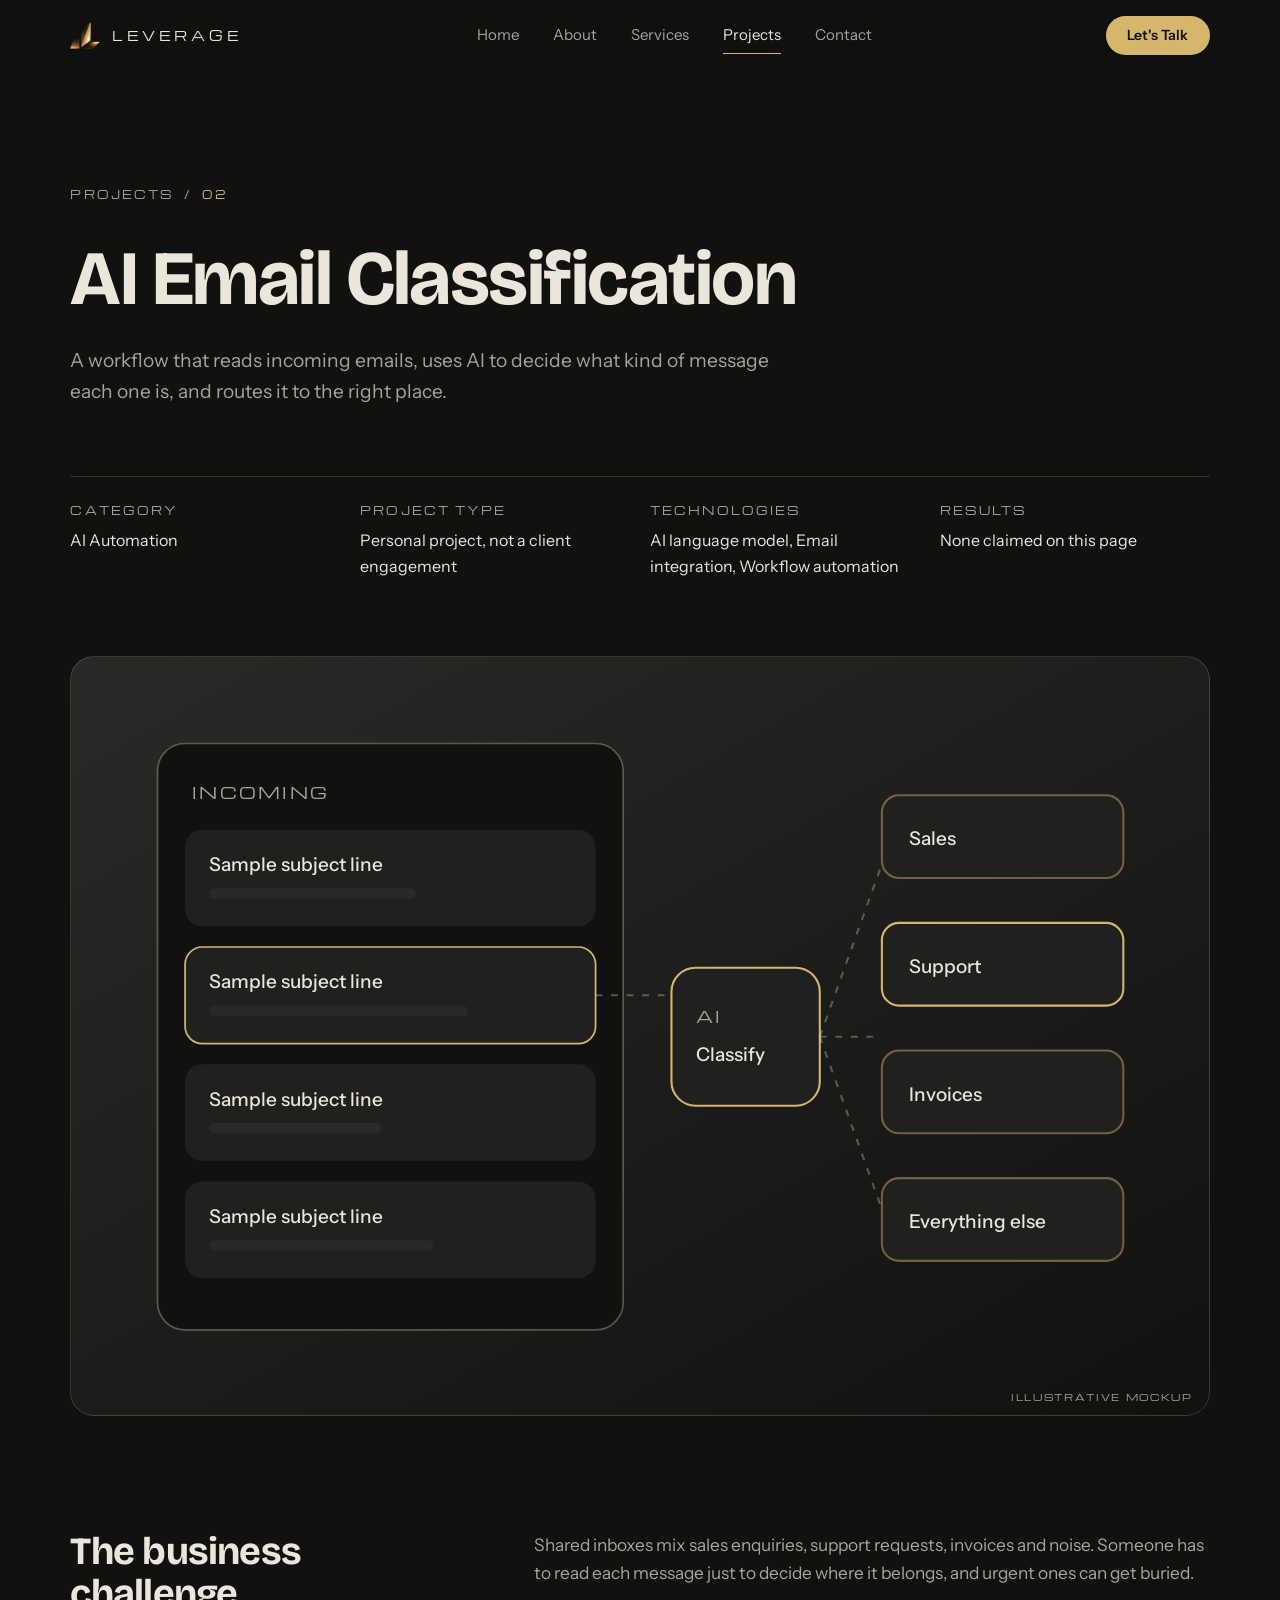
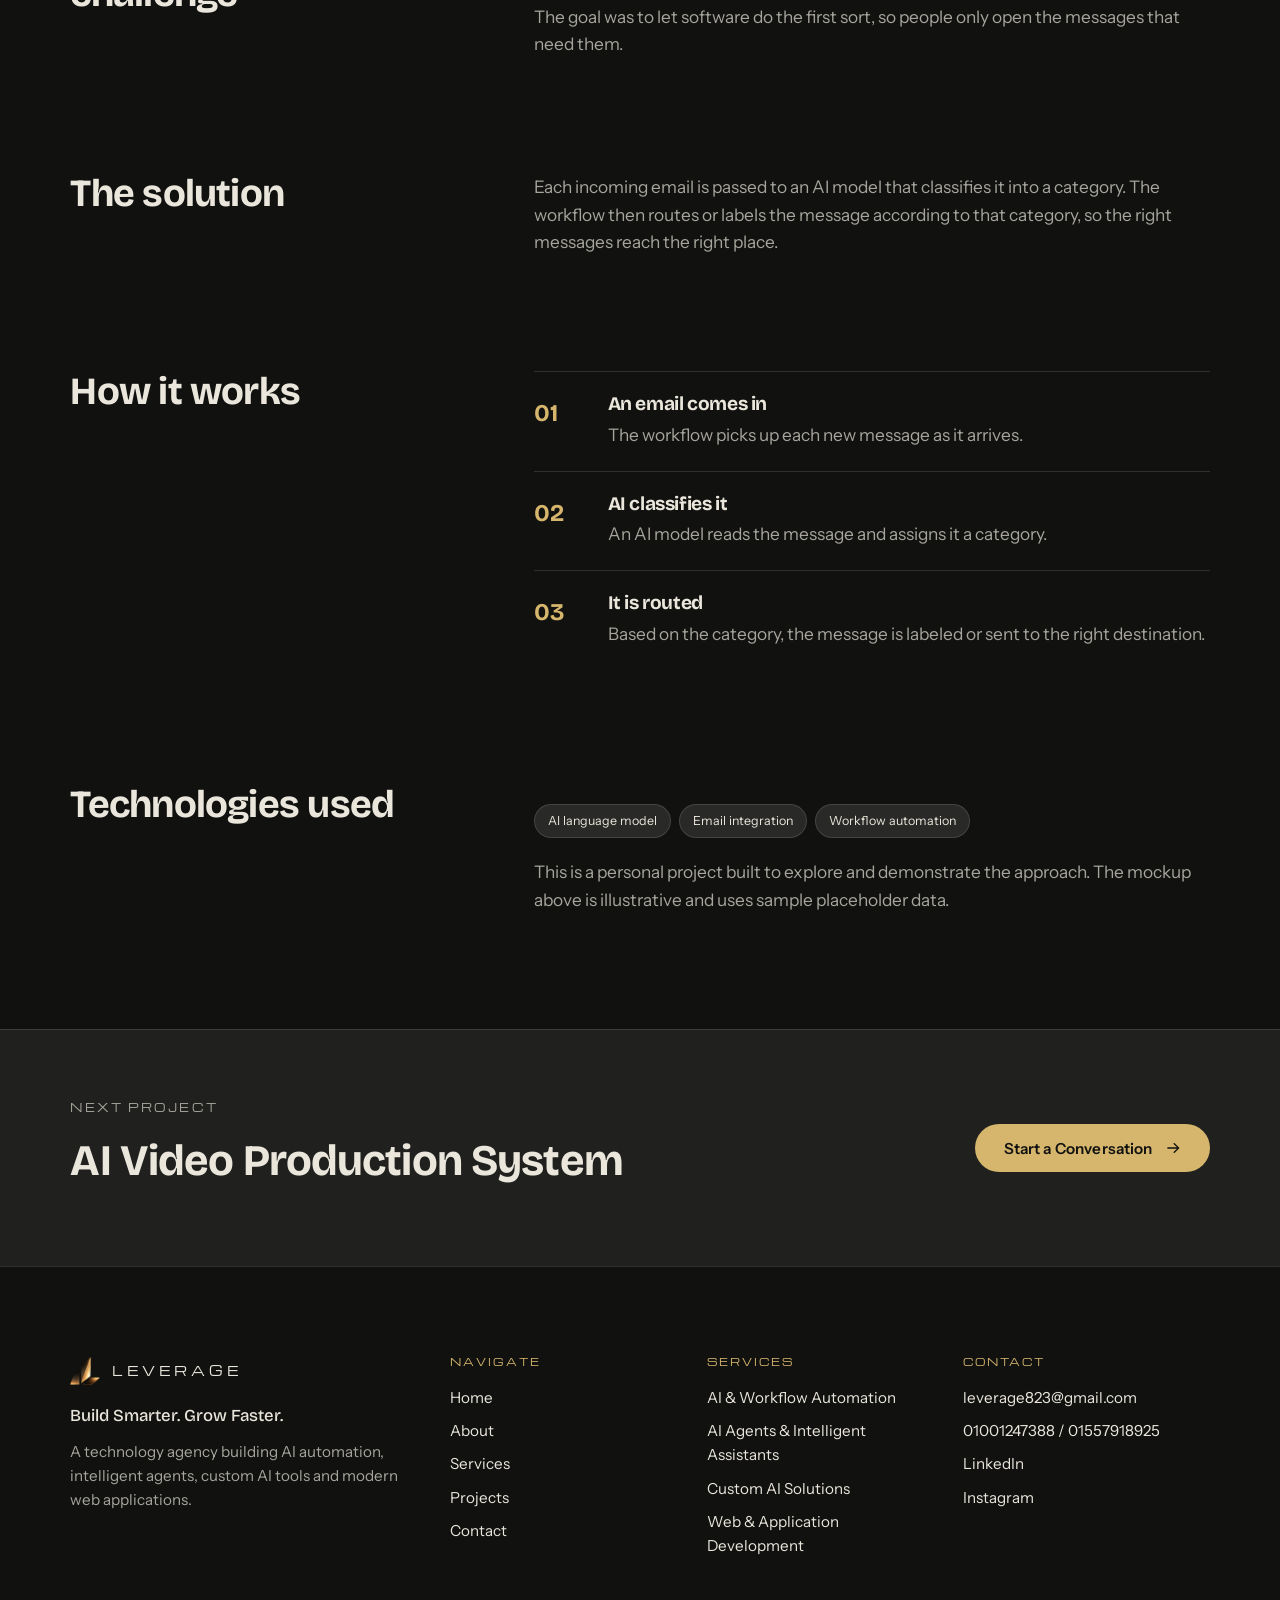
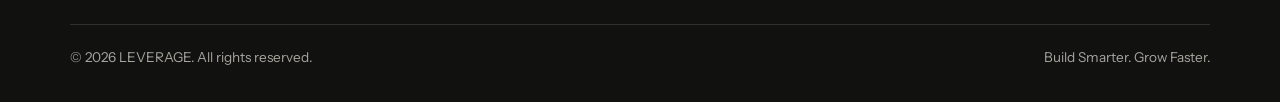
<file: projects/ai-email-classification.html>
<!doctype html>
<html lang="en">
<head>
<meta charset="utf-8">
<meta name="viewport" content="width=device-width,initial-scale=1">
<title>AI Email Classification | LEVERAGE case study</title>
<meta name="description" content="A workflow that reads incoming emails, uses AI to decide what kind of message each one is, and routes it to the right place.">
<meta name="theme-color" content="#111210">
<!-- DEPLOY STEP: replace YOUR-LIVE-ADDRESS in the canonical, og:url, og:image and JSON-LD below, and in sitemap.xml and robots.txt, then re-zip -->
<link rel="canonical" href="https://YOUR-LIVE-ADDRESS/projects/ai-email-classification.html">
<meta property="og:title" content="AI Email Classification | LEVERAGE case study">
<meta property="og:description" content="A workflow that reads incoming emails, uses AI to decide what kind of message each one is, and routes it to the right place.">
<meta property="og:type" content="website">
<meta property="og:url" content="https://YOUR-LIVE-ADDRESS/projects/ai-email-classification.html">
<meta property="og:image" content="https://YOUR-LIVE-ADDRESS/assets/og.jpg">
<meta name="twitter:card" content="summary_large_image">
<link rel="icon" href="data:image/svg+xml,%3Csvg xmlns='http://www.w3.org/2000/svg' viewBox='0 0 520 470'%3E%3Crect width='520' height='470' fill='%23111210'/%3E%3Cpolygon points='10,462 75,290 167,217 167,462' fill='%23B58B43'/%3E%3Cpolygon points='202,120 360,5 360,327 205,435' fill='%23D6B56D'/%3E%3Cpolygon points='218,462 275,342 518,342 230,462' fill='%23C79F55'/%3E%3C/svg%3E">
<link rel="preconnect" href="https://fonts.googleapis.com">
<link rel="preconnect" href="https://fonts.gstatic.com" crossorigin>
<link href="https://fonts.googleapis.com/css2?family=Bricolage+Grotesque:wght@500;700&family=Instrument+Sans:wght@400;500;600&family=Michroma&display=swap" rel="stylesheet">
<link rel="stylesheet" href="../assets/css/site.css">
</head>
<body>
<a class="skip" href="#main">Skip to content</a>
<div class="env" aria-hidden="true"></div>
<header class="nav">
  <a class="brand" href="../index.html#top" aria-label="LEVERAGE home"><img src="../assets/img/mark.webp" alt="" width="30" height="28" decoding="async"><span>LEVERAGE</span></a>
  <nav aria-label="Main"><div class="nav-links" id="nav-links">
    <a href="../index.html#top">Home</a>
    <a href="../index.html#about">About</a>
    <a href="../index.html#services">Services</a>
    <a href="../index.html#projects" aria-current="page">Projects</a>
    <a href="../index.html#contact">Contact</a>
  </div></nav>
  <div class="nav-cta">
    <a class="btn btn-gold sm" href="../index.html#contact">Let's Talk</a>
    <button class="menu-btn" aria-expanded="false" aria-controls="nav-links" aria-label="Menu"><span></span><span></span></button>
  </div>
</header>
<main id="main" tabindex="-1">
<section class="cs-hero">
  <div class="wrap">
    <p class="crumbs label"><a href="../index.html#projects">Projects</a><span aria-hidden="true">/</span><span class="gold">02</span></p>
    <h1 class="reveal">AI Email Classification</h1>
    <p class="lede reveal d1">A workflow that reads incoming emails, uses AI to decide what kind of message each one is, and routes it to the right place.</p>
    <dl class="facts reveal d2">
      <div><dt class="label">Category</dt><dd>AI Automation</dd></div>
      <div><dt class="label">Project type</dt><dd>Personal project, not a client engagement</dd></div>
      <div><dt class="label">Technologies</dt><dd>AI language model, Email integration, Workflow automation</dd></div>
      <div><dt class="label">Results</dt><dd>None claimed on this page</dd></div>
    </dl>
  </div>
</section>
<section class="cs-vis"><div class="proj-vis reveal"><svg viewBox="0 0 600 380" role="img" aria-label="Illustrative mockup: incoming emails are classified and routed to the right place">
<rect x="20" y="20" width="270" height="340" rx="16" fill="#111210" stroke="rgba(234,230,220,.3)"/>
<text x="40" y="52" class="vt2">INCOMING</text>
<g class="vt" fill="#EAE6DC">
<rect x="36" y="70" width="238" height="56" rx="10" fill="#20211E"/><text x="50" y="94">Sample subject line</text><rect x="50" y="104" width="120" height="6" rx="3" fill="#292A27"/>
<rect x="36" y="138" width="238" height="56" rx="10" fill="#20211E" stroke="#D6B56D"/><text x="50" y="162">Sample subject line</text><rect x="50" y="172" width="150" height="6" rx="3" fill="#292A27"/>
<rect x="36" y="206" width="238" height="56" rx="10" fill="#20211E"/><text x="50" y="230">Sample subject line</text><rect x="50" y="240" width="100" height="6" rx="3" fill="#292A27"/>
<rect x="36" y="274" width="238" height="56" rx="10" fill="#20211E"/><text x="50" y="298">Sample subject line</text><rect x="50" y="308" width="130" height="6" rx="3" fill="#292A27"/>
</g>
<rect x="318" y="150" width="86" height="80" rx="14" class="node hot"/><text x="332" y="182" class="vt2">AI</text><text x="332" y="204" class="vt">Classify</text>
<path class="edge" d="M274 166H318M404 190H440M404 190L440 90M404 190L440 290"/>
<g class="vt">
<rect x="440" y="50" width="140" height="48" rx="10" class="node"/><text x="456" y="79">Sales</text>
<rect x="440" y="124" width="140" height="48" rx="10" class="node hot pulse"/><text x="456" y="153">Support</text>
<rect x="440" y="198" width="140" height="48" rx="10" class="node"/><text x="456" y="227">Invoices</text>
<rect x="440" y="272" width="140" height="48" rx="10" class="node"/><text x="456" y="301">Everything else</text>
</g></svg></div></section>
<section class="cs-sec"><div class="wrap cs-grid"><h2 class="reveal">The business challenge</h2><div class="reveal d1"><p>Shared inboxes mix sales enquiries, support requests, invoices and noise. Someone has to read each message just to decide where it belongs, and urgent ones can get buried.</p><p>The goal was to let software do the first sort, so people only open the messages that need them.</p></div></div></section>
<section class="cs-sec" style="padding-top:0"><div class="wrap cs-grid"><h2 class="reveal">The solution</h2><div class="reveal d1"><p>Each incoming email is passed to an AI model that classifies it into a category. The workflow then routes or labels the message according to that category, so the right messages reach the right place.</p></div></div></section>
<section class="cs-sec" style="padding-top:0"><div class="wrap cs-grid"><h2 class="reveal">How it works</h2><ol class="flow reveal d1"><li><div><h3>An email comes in</h3><p>The workflow picks up each new message as it arrives.</p></div></li><li><div><h3>AI classifies it</h3><p>An AI model reads the message and assigns it a category.</p></div></li><li><div><h3>It is routed</h3><p>Based on the category, the message is labeled or sent to the right destination.</p></div></li></ol></div></section>
<section class="cs-sec" style="padding-top:0"><div class="wrap cs-grid"><h2 class="reveal">Technologies used</h2><div class="reveal d1"><ul class="chips"><li>AI language model</li><li>Email integration</li><li>Workflow automation</li></ul><p class="sample">This is a personal project built to explore and demonstrate the approach. The mockup above is illustrative and uses sample placeholder data.</p></div></div></section>
<section class="next"><div><p class="label" style="margin-bottom:10px">Next project</p><a class="big" href="ai-video-production-system.html">AI Video Production System</a></div><a class="btn btn-gold" href="../index.html#contact">Start a Conversation <svg viewBox="0 0 20 20" fill="none" stroke="currentColor" stroke-width="1.6" aria-hidden="true"><path d="M3 10h13M11 4l6 6-6 6"/></svg></a></section>
</main>
<footer class="foot">
  <div class="foot-grid">
    <div>
      <a class="brand" href="../index.html#top"><img src="../assets/img/mark.webp" alt="" width="30" height="28" decoding="async"><span>LEVERAGE</span></a>
      <p class="tagline">Build Smarter. Grow Faster.</p>
      <p>A technology agency building AI automation, intelligent agents, custom AI tools and modern web applications.</p>
    </div>
    <div>
      <h4>Navigate</h4>
      <ul><li><a href="../index.html#top">Home</a></li><li><a href="../index.html#about">About</a></li><li><a href="../index.html#services">Services</a></li><li><a href="../index.html#projects">Projects</a></li><li><a href="../index.html#contact">Contact</a></li></ul>
    </div>
    <div>
      <h4>Services</h4>
      <ul><li><a href="../index.html#services">AI &amp; Workflow Automation</a></li><li><a href="../index.html#services">AI Agents &amp; Intelligent Assistants</a></li><li><a href="../index.html#services">Custom AI Solutions</a></li><li><a href="../index.html#services">Web &amp; Application Development</a></li></ul>
    </div>
    <div>
      <h4>Contact</h4>
      <ul>
        <li data-contact="contactEmail" data-name="Email"></li>
        <li data-contact="phone" data-name="Phone"></li>
        <li data-contact="location" data-name="Location"></li>
        <li data-contact="social-linkedin" data-name="LinkedIn"></li>
        <li data-contact="social-github" data-name="GitHub"></li>
        <li data-contact="social-instagram" data-name="Instagram"></li>
        <li data-contact="social-x" data-name="X"></li>
      </ul>
    </div>
  </div>
  <div class="foot-bottom"><span>&copy; <span id="yr">2026</span> LEVERAGE. All rights reserved.</span><span>Build Smarter. Grow Faster.</span></div>
</footer>
<script src="../assets/js/site.js"></script>
<script>document.getElementById("yr").textContent=new Date().getFullYear()</script>
</body>
</html>
</file>
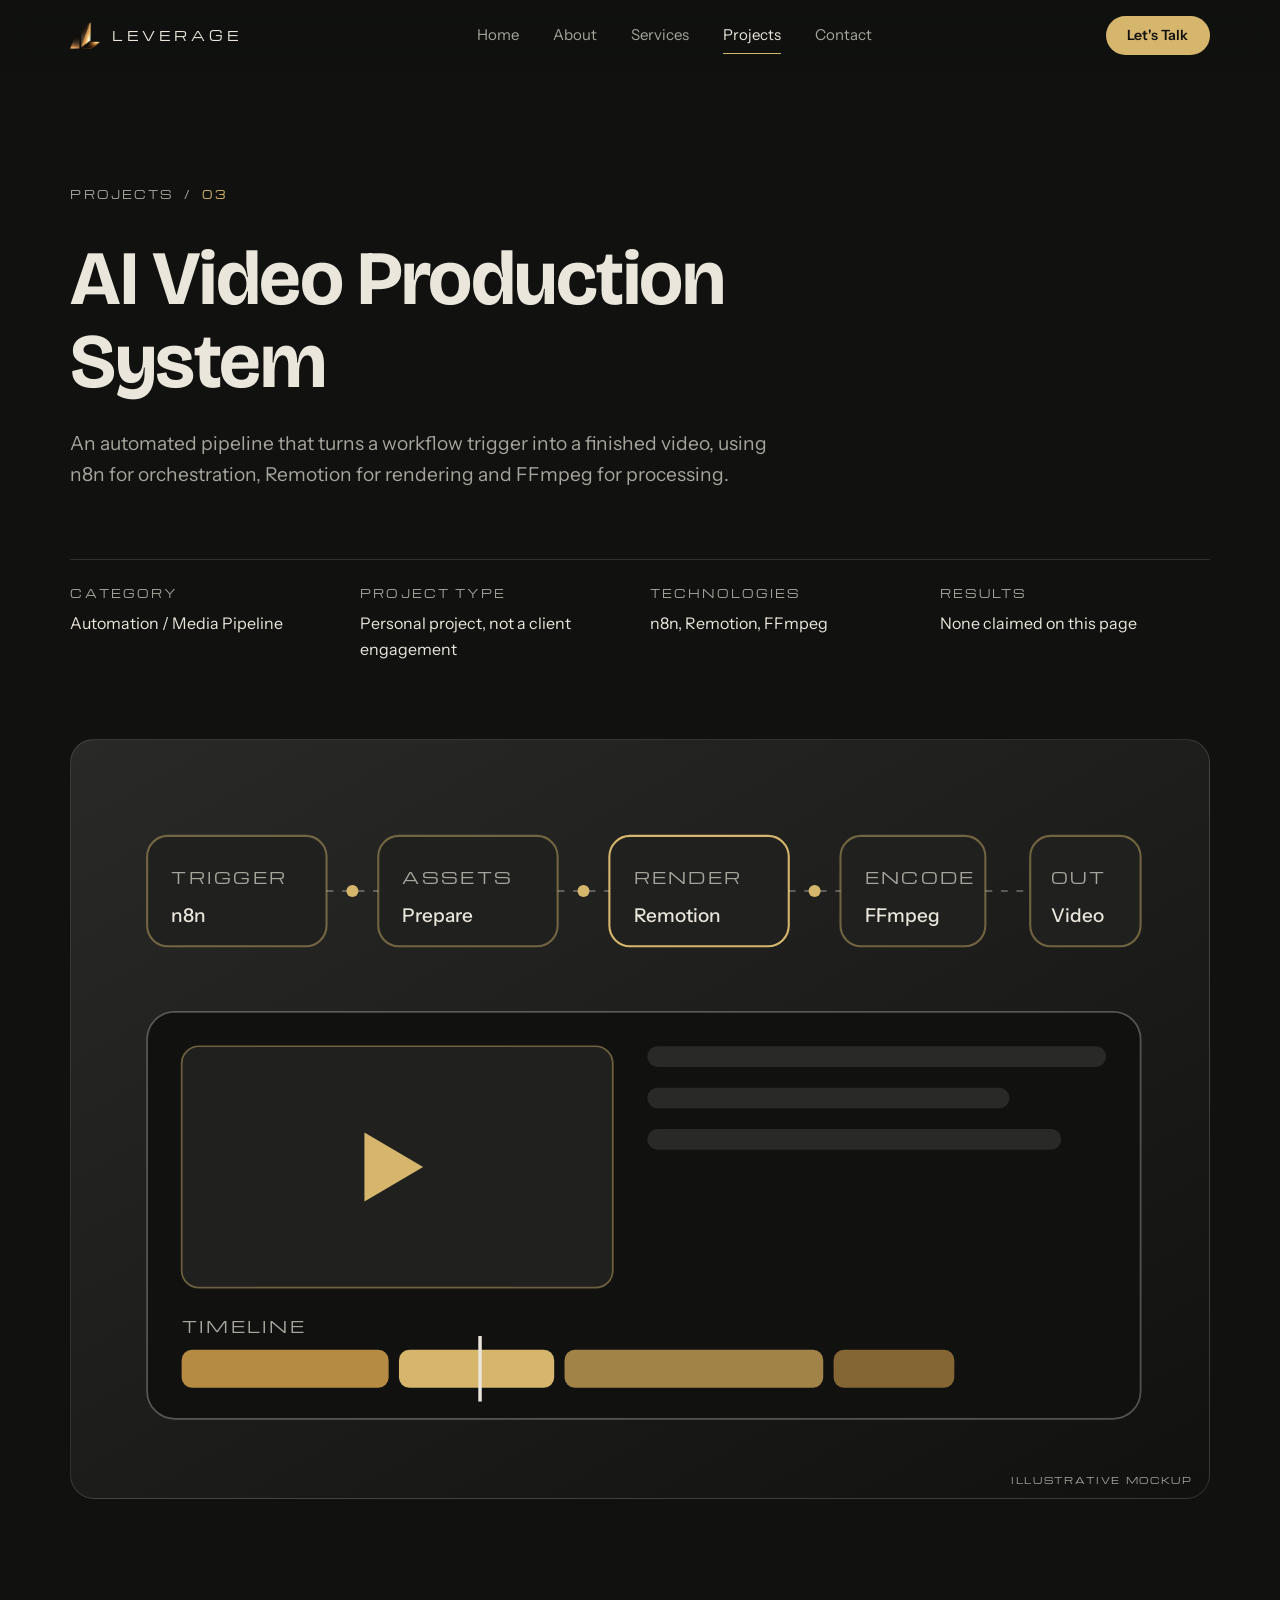
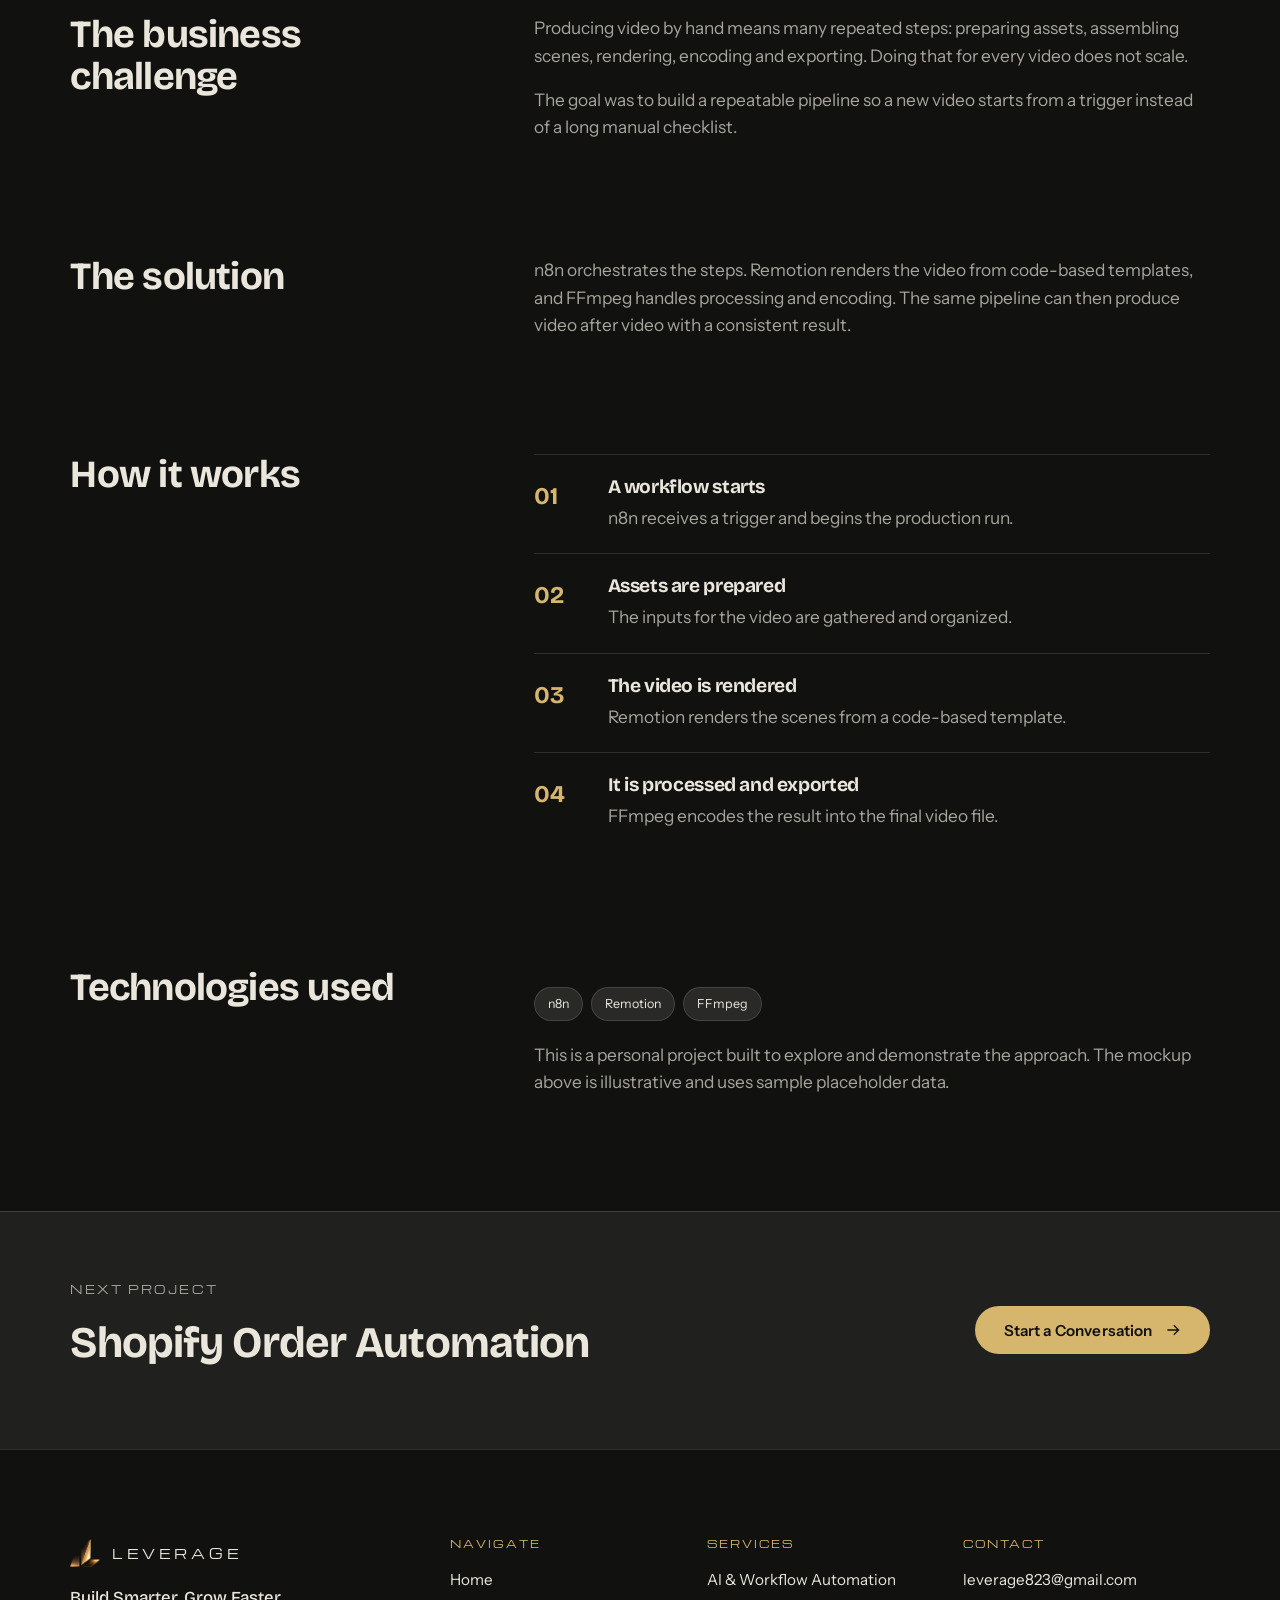
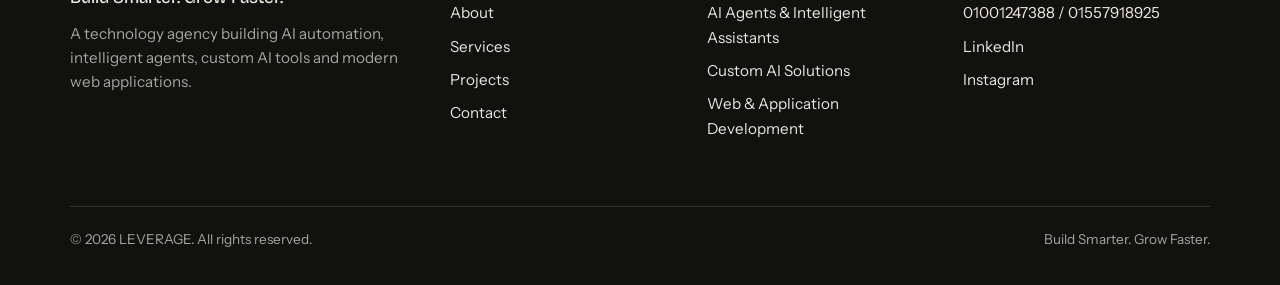
<file: projects/ai-video-production-system.html>
<!doctype html>
<html lang="en">
<head>
<meta charset="utf-8">
<meta name="viewport" content="width=device-width,initial-scale=1">
<title>AI Video Production System | LEVERAGE case study</title>
<meta name="description" content="An automated pipeline that turns a workflow trigger into a finished video, using n8n for orchestration, Remotion for rendering and FFmpeg for processing.">
<meta name="theme-color" content="#111210">
<!-- DEPLOY STEP: replace YOUR-LIVE-ADDRESS in the canonical, og:url, og:image and JSON-LD below, and in sitemap.xml and robots.txt, then re-zip -->
<link rel="canonical" href="https://YOUR-LIVE-ADDRESS/projects/ai-video-production-system.html">
<meta property="og:title" content="AI Video Production System | LEVERAGE case study">
<meta property="og:description" content="An automated pipeline that turns a workflow trigger into a finished video, using n8n for orchestration, Remotion for rendering and FFmpeg for processing.">
<meta property="og:type" content="website">
<meta property="og:url" content="https://YOUR-LIVE-ADDRESS/projects/ai-video-production-system.html">
<meta property="og:image" content="https://YOUR-LIVE-ADDRESS/assets/og.jpg">
<meta name="twitter:card" content="summary_large_image">
<link rel="icon" href="data:image/svg+xml,%3Csvg xmlns='http://www.w3.org/2000/svg' viewBox='0 0 520 470'%3E%3Crect width='520' height='470' fill='%23111210'/%3E%3Cpolygon points='10,462 75,290 167,217 167,462' fill='%23B58B43'/%3E%3Cpolygon points='202,120 360,5 360,327 205,435' fill='%23D6B56D'/%3E%3Cpolygon points='218,462 275,342 518,342 230,462' fill='%23C79F55'/%3E%3C/svg%3E">
<link rel="preconnect" href="https://fonts.googleapis.com">
<link rel="preconnect" href="https://fonts.gstatic.com" crossorigin>
<link href="https://fonts.googleapis.com/css2?family=Bricolage+Grotesque:wght@500;700&family=Instrument+Sans:wght@400;500;600&family=Michroma&display=swap" rel="stylesheet">
<link rel="stylesheet" href="../assets/css/site.css">
</head>
<body>
<a class="skip" href="#main">Skip to content</a>
<div class="env" aria-hidden="true"></div>
<header class="nav">
  <a class="brand" href="../index.html#top" aria-label="LEVERAGE home"><img src="../assets/img/mark.webp" alt="" width="30" height="28" decoding="async"><span>LEVERAGE</span></a>
  <nav aria-label="Main"><div class="nav-links" id="nav-links">
    <a href="../index.html#top">Home</a>
    <a href="../index.html#about">About</a>
    <a href="../index.html#services">Services</a>
    <a href="../index.html#projects" aria-current="page">Projects</a>
    <a href="../index.html#contact">Contact</a>
  </div></nav>
  <div class="nav-cta">
    <a class="btn btn-gold sm" href="../index.html#contact">Let's Talk</a>
    <button class="menu-btn" aria-expanded="false" aria-controls="nav-links" aria-label="Menu"><span></span><span></span></button>
  </div>
</header>
<main id="main" tabindex="-1">
<section class="cs-hero">
  <div class="wrap">
    <p class="crumbs label"><a href="../index.html#projects">Projects</a><span aria-hidden="true">/</span><span class="gold">03</span></p>
    <h1 class="reveal">AI Video Production System</h1>
    <p class="lede reveal d1">An automated pipeline that turns a workflow trigger into a finished video, using n8n for orchestration, Remotion for rendering and FFmpeg for processing.</p>
    <dl class="facts reveal d2">
      <div><dt class="label">Category</dt><dd>Automation / Media Pipeline</dd></div>
      <div><dt class="label">Project type</dt><dd>Personal project, not a client engagement</dd></div>
      <div><dt class="label">Technologies</dt><dd>n8n, Remotion, FFmpeg</dd></div>
      <div><dt class="label">Results</dt><dd>None claimed on this page</dd></div>
    </dl>
  </div>
</section>
<section class="cs-vis"><div class="proj-vis reveal"><svg viewBox="0 0 600 380" role="img" aria-label="Illustrative mockup: an automated pipeline from workflow trigger to a rendered video">
<g class="vt">
<rect x="14" y="26" width="104" height="64" rx="12" class="node"/><text x="28" y="54" class="vt2">TRIGGER</text><text x="28" y="76">n8n</text>
<rect x="148" y="26" width="104" height="64" rx="12" class="node"/><text x="162" y="54" class="vt2">ASSETS</text><text x="162" y="76">Prepare</text>
<rect x="282" y="26" width="104" height="64" rx="12" class="node hot"/><text x="296" y="54" class="vt2">RENDER</text><text x="296" y="76">Remotion</text>
<rect x="416" y="26" width="84" height="64" rx="12" class="node"/><text x="430" y="54" class="vt2">ENCODE</text><text x="430" y="76">FFmpeg</text>
<rect x="526" y="26" width="64" height="64" rx="12" class="node"/><text x="538" y="54" class="vt2">OUT</text><text x="538" y="76">Video</text>
</g>
<path class="edge" d="M118 58H148M252 58H282M386 58H416M500 58H526"/>
<circle cx="133" cy="58" r="3.5" fill="#D6B56D" class="pulse"/><circle cx="267" cy="58" r="3.5" fill="#D6B56D" class="pulse p2"/><circle cx="401" cy="58" r="3.5" fill="#D6B56D" class="pulse p3"/>
<rect x="14" y="128" width="576" height="236" rx="16" fill="#111210" stroke="rgba(234,230,220,.3)"/>
<rect x="34" y="148" width="250" height="140" rx="10" fill="#20211E" stroke="rgba(214,181,109,.45)"/>
<polygon points="140,198 140,238 174,218" fill="#D6B56D"/>
<g fill="#292A27"><rect x="304" y="148" width="266" height="12" rx="6"/><rect x="304" y="172" width="210" height="12" rx="6"/><rect x="304" y="196" width="240" height="12" rx="6"/></g>
<text x="34" y="314" class="vt2">TIMELINE</text>
<rect x="34" y="324" width="120" height="22" rx="6" fill="#B58B43"/><rect x="160" y="324" width="90" height="22" rx="6" fill="#D6B56D"/><rect x="256" y="324" width="150" height="22" rx="6" fill="#C79F55" opacity=".8"/><rect x="412" y="324" width="70" height="22" rx="6" fill="#B58B43" opacity=".7"/>
<rect x="206" y="316" width="2" height="38" fill="#EAE6DC" class="pulse"/>
</svg></div></section>
<section class="cs-sec"><div class="wrap cs-grid"><h2 class="reveal">The business challenge</h2><div class="reveal d1"><p>Producing video by hand means many repeated steps: preparing assets, assembling scenes, rendering, encoding and exporting. Doing that for every video does not scale.</p><p>The goal was to build a repeatable pipeline so a new video starts from a trigger instead of a long manual checklist.</p></div></div></section>
<section class="cs-sec" style="padding-top:0"><div class="wrap cs-grid"><h2 class="reveal">The solution</h2><div class="reveal d1"><p>n8n orchestrates the steps. Remotion renders the video from code-based templates, and FFmpeg handles processing and encoding. The same pipeline can then produce video after video with a consistent result.</p></div></div></section>
<section class="cs-sec" style="padding-top:0"><div class="wrap cs-grid"><h2 class="reveal">How it works</h2><ol class="flow reveal d1"><li><div><h3>A workflow starts</h3><p>n8n receives a trigger and begins the production run.</p></div></li><li><div><h3>Assets are prepared</h3><p>The inputs for the video are gathered and organized.</p></div></li><li><div><h3>The video is rendered</h3><p>Remotion renders the scenes from a code-based template.</p></div></li><li><div><h3>It is processed and exported</h3><p>FFmpeg encodes the result into the final video file.</p></div></li></ol></div></section>
<section class="cs-sec" style="padding-top:0"><div class="wrap cs-grid"><h2 class="reveal">Technologies used</h2><div class="reveal d1"><ul class="chips"><li>n8n</li><li>Remotion</li><li>FFmpeg</li></ul><p class="sample">This is a personal project built to explore and demonstrate the approach. The mockup above is illustrative and uses sample placeholder data.</p></div></div></section>
<section class="next"><div><p class="label" style="margin-bottom:10px">Next project</p><a class="big" href="shopify-order-automation.html">Shopify Order Automation</a></div><a class="btn btn-gold" href="../index.html#contact">Start a Conversation <svg viewBox="0 0 20 20" fill="none" stroke="currentColor" stroke-width="1.6" aria-hidden="true"><path d="M3 10h13M11 4l6 6-6 6"/></svg></a></section>
</main>
<footer class="foot">
  <div class="foot-grid">
    <div>
      <a class="brand" href="../index.html#top"><img src="../assets/img/mark.webp" alt="" width="30" height="28" decoding="async"><span>LEVERAGE</span></a>
      <p class="tagline">Build Smarter. Grow Faster.</p>
      <p>A technology agency building AI automation, intelligent agents, custom AI tools and modern web applications.</p>
    </div>
    <div>
      <h4>Navigate</h4>
      <ul><li><a href="../index.html#top">Home</a></li><li><a href="../index.html#about">About</a></li><li><a href="../index.html#services">Services</a></li><li><a href="../index.html#projects">Projects</a></li><li><a href="../index.html#contact">Contact</a></li></ul>
    </div>
    <div>
      <h4>Services</h4>
      <ul><li><a href="../index.html#services">AI &amp; Workflow Automation</a></li><li><a href="../index.html#services">AI Agents &amp; Intelligent Assistants</a></li><li><a href="../index.html#services">Custom AI Solutions</a></li><li><a href="../index.html#services">Web &amp; Application Development</a></li></ul>
    </div>
    <div>
      <h4>Contact</h4>
      <ul>
        <li data-contact="contactEmail" data-name="Email"></li>
        <li data-contact="phone" data-name="Phone"></li>
        <li data-contact="location" data-name="Location"></li>
        <li data-contact="social-linkedin" data-name="LinkedIn"></li>
        <li data-contact="social-github" data-name="GitHub"></li>
        <li data-contact="social-instagram" data-name="Instagram"></li>
        <li data-contact="social-x" data-name="X"></li>
      </ul>
    </div>
  </div>
  <div class="foot-bottom"><span>&copy; <span id="yr">2026</span> LEVERAGE. All rights reserved.</span><span>Build Smarter. Grow Faster.</span></div>
</footer>
<script src="../assets/js/site.js"></script>
<script>document.getElementById("yr").textContent=new Date().getFullYear()</script>
</body>
</html>
</file>
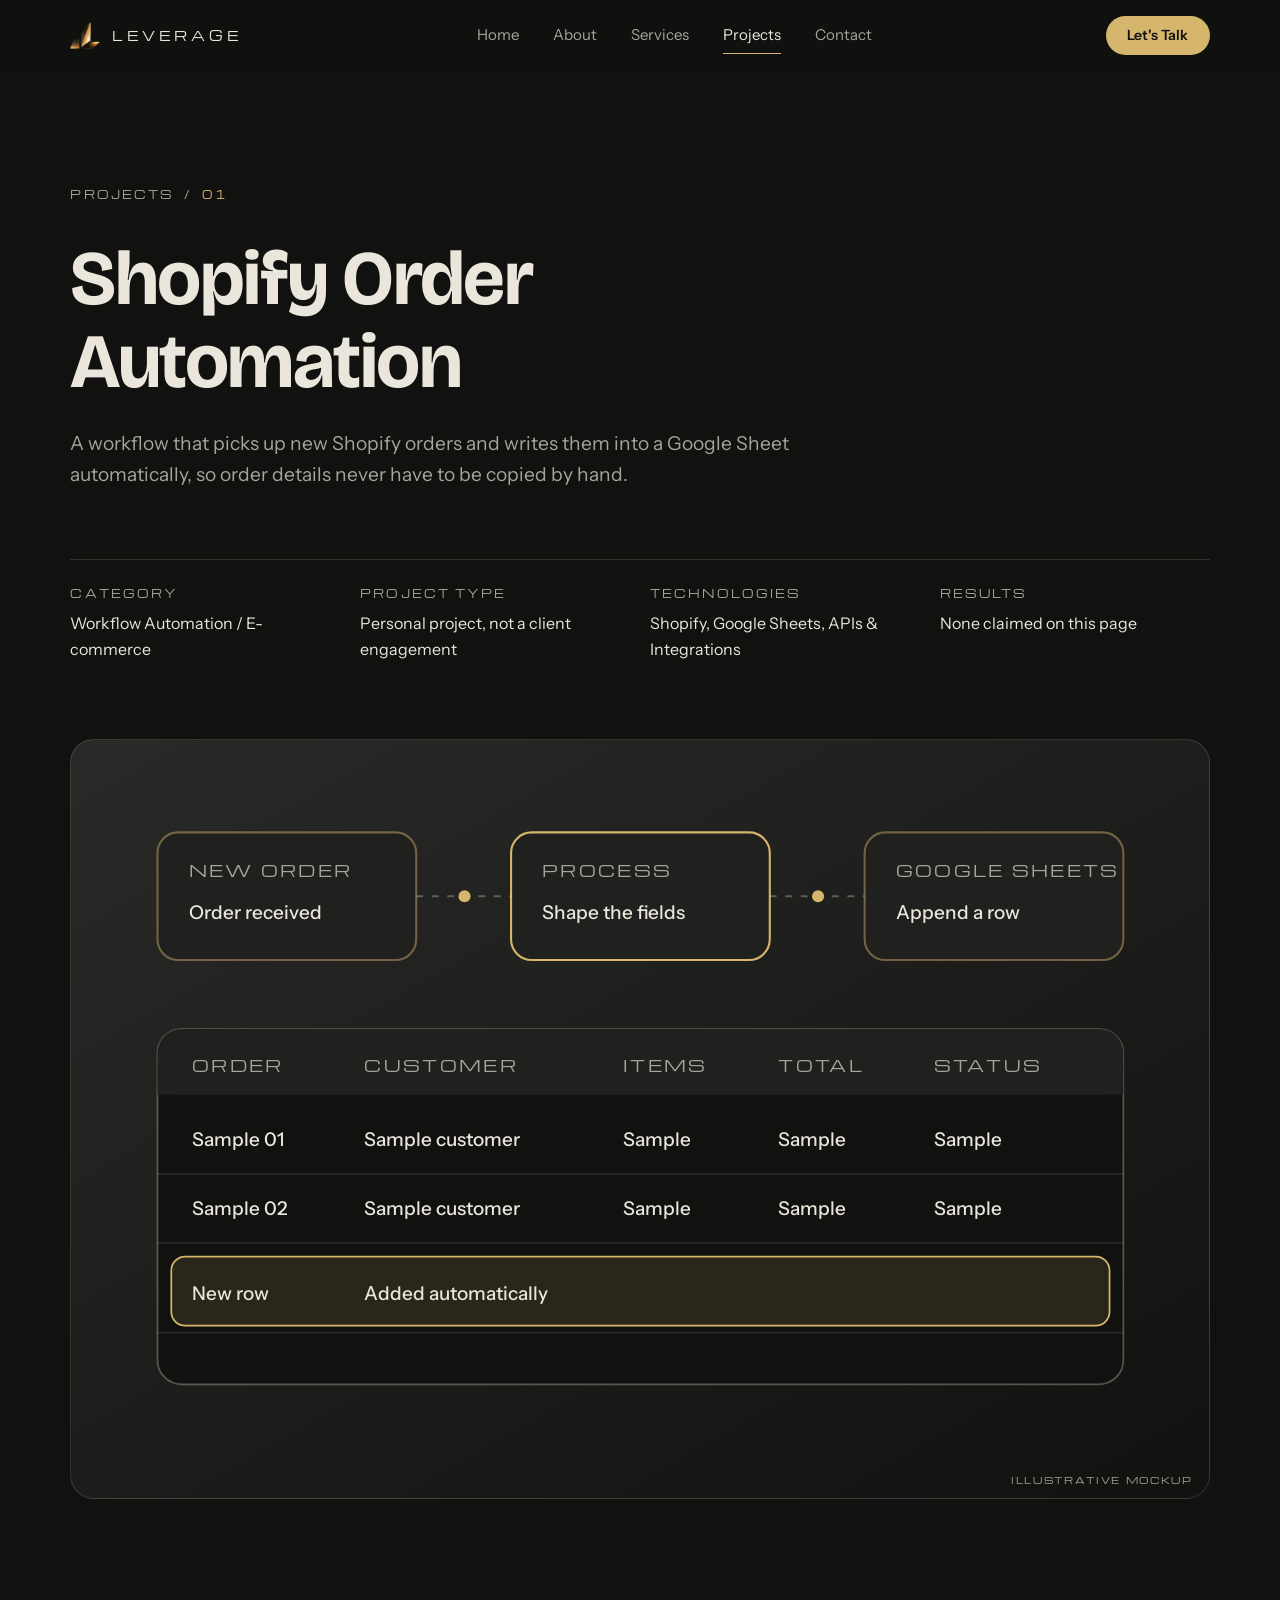
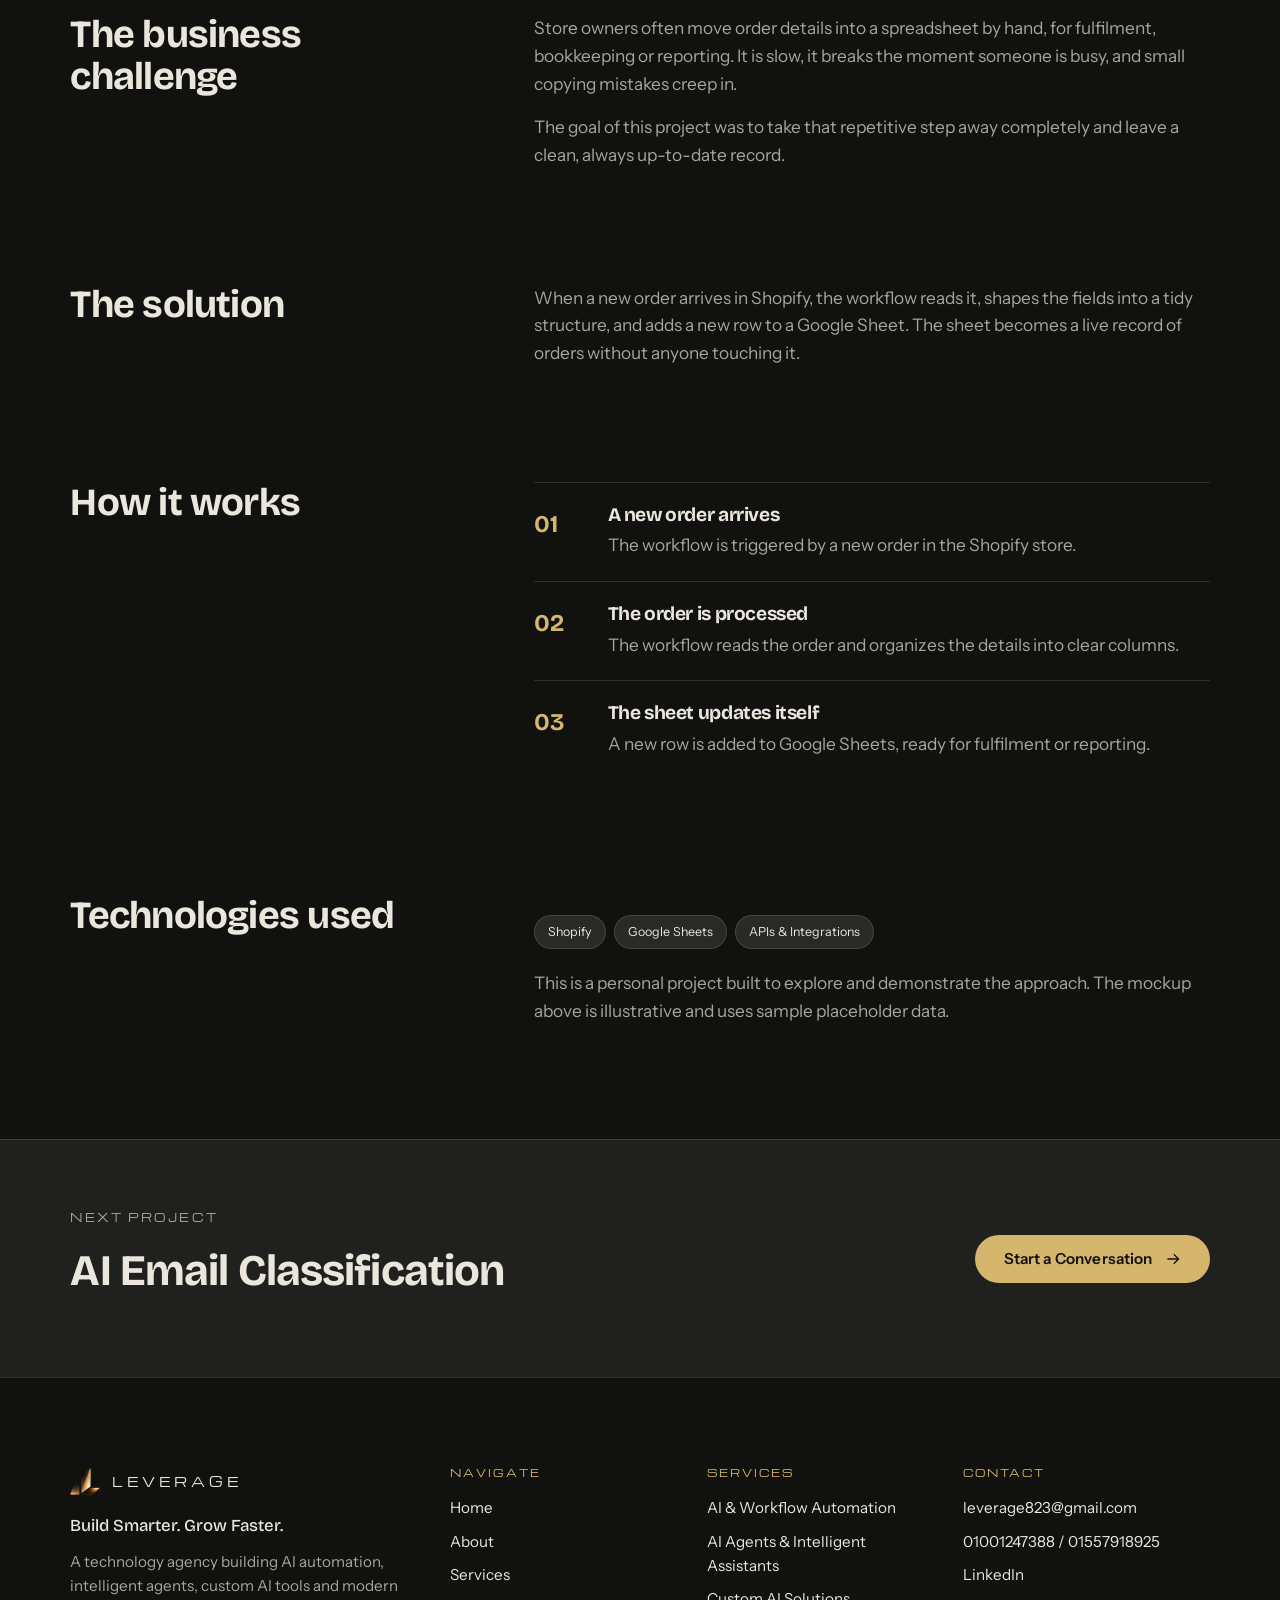
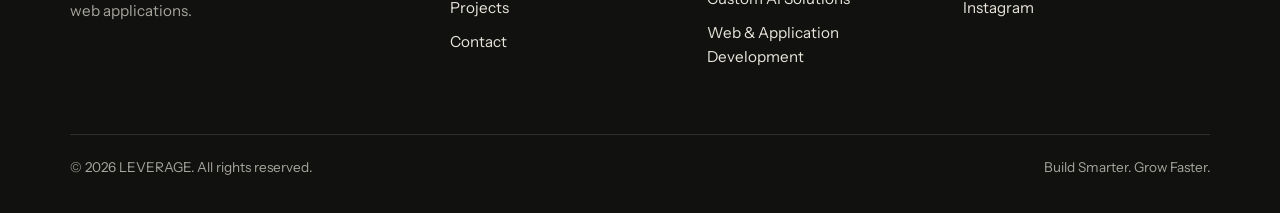
<file: projects/shopify-order-automation.html>
<!doctype html>
<html lang="en">
<head>
<meta charset="utf-8">
<meta name="viewport" content="width=device-width,initial-scale=1">
<title>Shopify Order Automation | LEVERAGE case study</title>
<meta name="description" content="A workflow that picks up new Shopify orders and writes them into a Google Sheet automatically, so order details never have to be copied by hand.">
<meta name="theme-color" content="#111210">
<!-- DEPLOY STEP: replace YOUR-LIVE-ADDRESS in the canonical, og:url, og:image and JSON-LD below, and in sitemap.xml and robots.txt, then re-zip -->
<link rel="canonical" href="https://YOUR-LIVE-ADDRESS/projects/shopify-order-automation.html">
<meta property="og:title" content="Shopify Order Automation | LEVERAGE case study">
<meta property="og:description" content="A workflow that picks up new Shopify orders and writes them into a Google Sheet automatically, so order details never have to be copied by hand.">
<meta property="og:type" content="website">
<meta property="og:url" content="https://YOUR-LIVE-ADDRESS/projects/shopify-order-automation.html">
<meta property="og:image" content="https://YOUR-LIVE-ADDRESS/assets/og.jpg">
<meta name="twitter:card" content="summary_large_image">
<link rel="icon" href="data:image/svg+xml,%3Csvg xmlns='http://www.w3.org/2000/svg' viewBox='0 0 520 470'%3E%3Crect width='520' height='470' fill='%23111210'/%3E%3Cpolygon points='10,462 75,290 167,217 167,462' fill='%23B58B43'/%3E%3Cpolygon points='202,120 360,5 360,327 205,435' fill='%23D6B56D'/%3E%3Cpolygon points='218,462 275,342 518,342 230,462' fill='%23C79F55'/%3E%3C/svg%3E">
<link rel="preconnect" href="https://fonts.googleapis.com">
<link rel="preconnect" href="https://fonts.gstatic.com" crossorigin>
<link href="https://fonts.googleapis.com/css2?family=Bricolage+Grotesque:wght@500;700&family=Instrument+Sans:wght@400;500;600&family=Michroma&display=swap" rel="stylesheet">
<link rel="stylesheet" href="../assets/css/site.css">
</head>
<body>
<a class="skip" href="#main">Skip to content</a>
<div class="env" aria-hidden="true"></div>
<header class="nav">
  <a class="brand" href="../index.html#top" aria-label="LEVERAGE home"><img src="../assets/img/mark.webp" alt="" width="30" height="28" decoding="async"><span>LEVERAGE</span></a>
  <nav aria-label="Main"><div class="nav-links" id="nav-links">
    <a href="../index.html#top">Home</a>
    <a href="../index.html#about">About</a>
    <a href="../index.html#services">Services</a>
    <a href="../index.html#projects" aria-current="page">Projects</a>
    <a href="../index.html#contact">Contact</a>
  </div></nav>
  <div class="nav-cta">
    <a class="btn btn-gold sm" href="../index.html#contact">Let's Talk</a>
    <button class="menu-btn" aria-expanded="false" aria-controls="nav-links" aria-label="Menu"><span></span><span></span></button>
  </div>
</header>
<main id="main" tabindex="-1">
<section class="cs-hero">
  <div class="wrap">
    <p class="crumbs label"><a href="../index.html#projects">Projects</a><span aria-hidden="true">/</span><span class="gold">01</span></p>
    <h1 class="reveal">Shopify Order Automation</h1>
    <p class="lede reveal d1">A workflow that picks up new Shopify orders and writes them into a Google Sheet automatically, so order details never have to be copied by hand.</p>
    <dl class="facts reveal d2">
      <div><dt class="label">Category</dt><dd>Workflow Automation / E-commerce</dd></div>
      <div><dt class="label">Project type</dt><dd>Personal project, not a client engagement</dd></div>
      <div><dt class="label">Technologies</dt><dd>Shopify, Google Sheets, APIs & Integrations</dd></div>
      <div><dt class="label">Results</dt><dd>None claimed on this page</dd></div>
    </dl>
  </div>
</section>
<section class="cs-vis"><div class="proj-vis reveal"><svg viewBox="0 0 600 380" role="img" aria-label="Illustrative mockup: a new order flows from the store into a spreadsheet row">
<rect x="20" y="24" width="150" height="74" rx="12" class="node"/><text x="38" y="50" class="vt2">NEW ORDER</text><text x="38" y="74" class="vt">Order received</text>
<rect x="225" y="24" width="150" height="74" rx="12" class="node hot"/><text x="243" y="50" class="vt2">PROCESS</text><text x="243" y="74" class="vt">Shape the fields</text>
<rect x="430" y="24" width="150" height="74" rx="12" class="node"/><text x="448" y="50" class="vt2">GOOGLE SHEETS</text><text x="448" y="74" class="vt">Append a row</text>
<path class="edge" d="M170 61H225M375 61H430"/>
<circle cx="198" cy="61" r="3.5" fill="#D6B56D" class="pulse"/><circle cx="403" cy="61" r="3.5" fill="#D6B56D" class="pulse p2"/>
<g transform="translate(20 138)">
<rect width="560" height="206" rx="14" fill="#111210" stroke="rgba(234,230,220,.3)"/>
<rect width="560" height="38" rx="14" fill="#20211E"/><rect y="24" width="560" height="14" fill="#20211E"/>
<text x="20" y="25" class="vt2">ORDER</text><text x="120" y="25" class="vt2">CUSTOMER</text><text x="270" y="25" class="vt2">ITEMS</text><text x="360" y="25" class="vt2">TOTAL</text><text x="450" y="25" class="vt2">STATUS</text>
<g class="vt" fill="#EAE6DC">
<text x="20" y="68">Sample 01</text><text x="120" y="68">Sample customer</text><text x="270" y="68">Sample</text><text x="360" y="68">Sample</text><text x="450" y="68">Sample</text>
<text x="20" y="108">Sample 02</text><text x="120" y="108">Sample customer</text><text x="270" y="108">Sample</text><text x="360" y="108">Sample</text><text x="450" y="108">Sample</text>
</g>
<rect x="8" y="132" width="544" height="40" rx="8" fill="rgba(214,181,109,.12)" stroke="#D6B56D" class="pulse"/>
<g class="vt" fill="#EAE6DC"><text x="20" y="157">New row</text><text x="120" y="157">Added automatically</text></g>
<path d="M0 84H560M0 124H560M0 176H560" stroke="rgba(234,230,220,.1)"/>
</g></svg></div></section>
<section class="cs-sec"><div class="wrap cs-grid"><h2 class="reveal">The business challenge</h2><div class="reveal d1"><p>Store owners often move order details into a spreadsheet by hand, for fulfilment, bookkeeping or reporting. It is slow, it breaks the moment someone is busy, and small copying mistakes creep in.</p><p>The goal of this project was to take that repetitive step away completely and leave a clean, always up-to-date record.</p></div></div></section>
<section class="cs-sec" style="padding-top:0"><div class="wrap cs-grid"><h2 class="reveal">The solution</h2><div class="reveal d1"><p>When a new order arrives in Shopify, the workflow reads it, shapes the fields into a tidy structure, and adds a new row to a Google Sheet. The sheet becomes a live record of orders without anyone touching it.</p></div></div></section>
<section class="cs-sec" style="padding-top:0"><div class="wrap cs-grid"><h2 class="reveal">How it works</h2><ol class="flow reveal d1"><li><div><h3>A new order arrives</h3><p>The workflow is triggered by a new order in the Shopify store.</p></div></li><li><div><h3>The order is processed</h3><p>The workflow reads the order and organizes the details into clear columns.</p></div></li><li><div><h3>The sheet updates itself</h3><p>A new row is added to Google Sheets, ready for fulfilment or reporting.</p></div></li></ol></div></section>
<section class="cs-sec" style="padding-top:0"><div class="wrap cs-grid"><h2 class="reveal">Technologies used</h2><div class="reveal d1"><ul class="chips"><li>Shopify</li><li>Google Sheets</li><li>APIs & Integrations</li></ul><p class="sample">This is a personal project built to explore and demonstrate the approach. The mockup above is illustrative and uses sample placeholder data.</p></div></div></section>
<section class="next"><div><p class="label" style="margin-bottom:10px">Next project</p><a class="big" href="ai-email-classification.html">AI Email Classification</a></div><a class="btn btn-gold" href="../index.html#contact">Start a Conversation <svg viewBox="0 0 20 20" fill="none" stroke="currentColor" stroke-width="1.6" aria-hidden="true"><path d="M3 10h13M11 4l6 6-6 6"/></svg></a></section>
</main>
<footer class="foot">
  <div class="foot-grid">
    <div>
      <a class="brand" href="../index.html#top"><img src="../assets/img/mark.webp" alt="" width="30" height="28" decoding="async"><span>LEVERAGE</span></a>
      <p class="tagline">Build Smarter. Grow Faster.</p>
      <p>A technology agency building AI automation, intelligent agents, custom AI tools and modern web applications.</p>
    </div>
    <div>
      <h4>Navigate</h4>
      <ul><li><a href="../index.html#top">Home</a></li><li><a href="../index.html#about">About</a></li><li><a href="../index.html#services">Services</a></li><li><a href="../index.html#projects">Projects</a></li><li><a href="../index.html#contact">Contact</a></li></ul>
    </div>
    <div>
      <h4>Services</h4>
      <ul><li><a href="../index.html#services">AI &amp; Workflow Automation</a></li><li><a href="../index.html#services">AI Agents &amp; Intelligent Assistants</a></li><li><a href="../index.html#services">Custom AI Solutions</a></li><li><a href="../index.html#services">Web &amp; Application Development</a></li></ul>
    </div>
    <div>
      <h4>Contact</h4>
      <ul>
        <li data-contact="contactEmail" data-name="Email"></li>
        <li data-contact="phone" data-name="Phone"></li>
        <li data-contact="location" data-name="Location"></li>
        <li data-contact="social-linkedin" data-name="LinkedIn"></li>
        <li data-contact="social-github" data-name="GitHub"></li>
        <li data-contact="social-instagram" data-name="Instagram"></li>
        <li data-contact="social-x" data-name="X"></li>
      </ul>
    </div>
  </div>
  <div class="foot-bottom"><span>&copy; <span id="yr">2026</span> LEVERAGE. All rights reserved.</span><span>Build Smarter. Grow Faster.</span></div>
</footer>
<script src="../assets/js/site.js"></script>
<script>document.getElementById("yr").textContent=new Date().getFullYear()</script>
</body>
</html>
</file>
<file: assets/css/site.css>
/* LEVERAGE design system. Dark, hybrid, balanced. Gold is an accent, never the canvas. */
:root{
  --obsidian:#111210;
  --graphite:#20211E;
  --charcoal:#292A27;
  --gold:#D6B56D;
  --gold-muted:#B58B43;
  --ivory:#EAE6DC;
  --text-2:#A6A49C;
  --hair:rgba(234,230,220,.14);
  --hair-strong:rgba(234,230,220,.3);
  --gold-line:rgba(214,181,109,.45);
  --ease:cubic-bezier(.22,.8,.24,1);
  --ease-soft:cubic-bezier(.4,0,.2,1);
  --head:'Bricolage Grotesque','Segoe UI',system-ui,sans-serif;
  --body:'Instrument Sans',system-ui,sans-serif;
  --label:'Michroma','Segoe UI',sans-serif;
  --gutter:clamp(20px,5.5vw,88px);
  --nav-h:72px;
}
*{box-sizing:border-box;margin:0;padding:0}
html{overflow-x:hidden;overflow-x:clip;scroll-behavior:smooth;scroll-padding-top:calc(var(--nav-h) + 12px);background:var(--obsidian)}
body{overflow-x:hidden;overflow-x:clip;background:var(--obsidian);color:var(--ivory);font:400 17px/1.6 var(--body);-webkit-font-smoothing:antialiased;opacity:0;transition:opacity .7s var(--ease-soft)}
body.ready{opacity:1}
img,svg{display:block;max-width:100%}
a{color:inherit}
ul,ol{list-style:none}
h1,h2,h3,h4{font-family:var(--head);font-weight:700;letter-spacing:-.02em;line-height:1.08}
.label{font-family:var(--label);font-size:.66rem;letter-spacing:.2em;text-transform:uppercase;color:var(--text-2)}
.gold{color:var(--gold)}
:focus-visible{outline:2px solid var(--gold);outline-offset:3px;border-radius:4px}
.skip{position:absolute;left:-999px;top:8px;background:var(--gold);color:var(--obsidian);padding:10px 16px;z-index:200;border-radius:6px;font-weight:600}
.skip:focus{left:8px}
.sr{position:absolute;width:1px;height:1px;overflow:hidden;clip:rect(0 0 0 0);white-space:nowrap}

/* one environment: warm directional light, fixed behind everything */
.env{position:fixed;inset:0;z-index:-1;pointer-events:none;background:var(--obsidian)}
.env::before{content:"";position:absolute;inset:-20%;background:radial-gradient(ellipse 45% 40% at 18% 8%,rgba(214,181,109,.09),rgba(214,181,109,0) 70%),radial-gradient(ellipse 40% 35% at 90% 90%,rgba(181,139,67,.06),rgba(181,139,67,0) 70%);animation:envdrift 80s ease-in-out infinite alternate;will-change:transform}
.env::after{content:"";position:absolute;inset:0;opacity:.5;background-image:url("data:image/svg+xml,%3Csvg xmlns='http://www.w3.org/2000/svg' width='160' height='160'%3E%3Cfilter id='n'%3E%3CfeTurbulence type='fractalNoise' baseFrequency='.85' numOctaves='2' stitchTiles='stitch'/%3E%3CfeColorMatrix values='0 0 0 0 .9 0 0 0 0 .85 0 0 0 0 .75 0 0 0 .05 0'/%3E%3C/filter%3E%3Crect width='160' height='160' filter='url(%23n)'/%3E%3C/svg%3E")}
@keyframes envdrift{from{transform:translate3d(-3%,0,0)}to{transform:translate3d(3%,2%,0)}}

/* navigation */
.nav{position:fixed;top:0;left:0;right:0;z-index:100;height:var(--nav-h);display:flex;align-items:center;justify-content:space-between;gap:24px;padding:0 var(--gutter);background:rgba(17,18,16,.35);backdrop-filter:blur(14px) saturate(1.2);-webkit-backdrop-filter:blur(14px) saturate(1.2);border-bottom:1px solid transparent;transition:background .4s var(--ease-soft),border-color .4s var(--ease-soft)}
.nav.scrolled{background:rgba(17,18,16,.8);border-bottom-color:var(--hair)}
.brand{display:flex;align-items:center;gap:12px;text-decoration:none;font-family:var(--label);font-size:.82rem;letter-spacing:.3em}
.brand img{width:30px;height:auto}
.nav-links{display:flex;gap:34px}
.nav-links a{position:relative;text-decoration:none;font-size:.94rem;color:var(--text-2);padding:6px 0;transition:color .3s var(--ease-soft)}
.nav-links a::after{content:"";position:absolute;left:0;right:0;bottom:0;height:1px;background:var(--gold);transform:scaleX(0);transform-origin:left;transition:transform .5s var(--ease)}
.nav-links a:hover,.nav-links a[aria-current="page"]{color:var(--ivory)}
.nav-links a:hover::after,.nav-links a[aria-current="page"]::after{transform:scaleX(1)}
.nav-cta{display:flex;align-items:center;gap:14px}
.menu-btn{display:none;background:none;border:1px solid var(--hair-strong);color:var(--ivory);width:44px;height:44px;border-radius:50%;cursor:pointer;position:relative}
.menu-btn span{position:absolute;left:13px;right:13px;height:1.5px;background:currentColor;transition:transform .4s var(--ease),opacity .3s}
.menu-btn span:nth-child(1){top:17px}.menu-btn span:nth-child(2){top:25px}
.menu-btn[aria-expanded="true"] span:nth-child(1){transform:translateY(4px) rotate(45deg)}
.menu-btn[aria-expanded="true"] span:nth-child(2){transform:translateY(-4px) rotate(-45deg)}

/* buttons */
.btn{display:inline-flex;align-items:center;justify-content:center;gap:12px;padding:15px 28px;border-radius:999px;border:1px solid transparent;cursor:pointer;text-decoration:none;font:600 .95rem/1 var(--body);letter-spacing:.01em;transition:transform .4s var(--ease),background .3s var(--ease-soft),color .3s,border-color .3s}
.btn svg{width:16px;height:16px;transition:transform .4s var(--ease)}
.btn:hover svg{transform:translateX(4px)}
.btn-gold{background:var(--gold);color:var(--obsidian)}
.btn-gold:hover{background:#E4C987;transform:translateY(-2px)}
.btn-ghost{border-color:var(--hair-strong);color:var(--ivory);background:rgba(17,18,16,.3)}
.btn-ghost:hover{border-color:var(--gold);color:var(--gold);transform:translateY(-2px)}
.btn.sm{padding:11px 20px;font-size:.88rem}
@media (pointer:coarse){.btn{min-height:44px}}

/* layout */
main{position:relative}
.sec{position:relative;padding:clamp(88px,12vw,170px) var(--gutter)}
.wrap{max-width:1240px;margin:0 auto;position:relative}
.eyebrow{display:flex;align-items:center;gap:16px;margin-bottom:28px}
.eyebrow::before{content:"";width:48px;height:1px;background:var(--gold)}
.h-xl{font-size:clamp(2.3rem,5.6vw,5rem)}
.h-lg{font-size:clamp(1.9rem,3.8vw,3.3rem)}
.lede{font-size:clamp(1.05rem,1.5vw,1.28rem);color:var(--text-2);max-width:56ch}
.reveal{opacity:0;transform:translateY(26px);transition:opacity 1s var(--ease),transform 1s var(--ease)}
.reveal.in{opacity:1;transform:none}
.reveal.d1{transition-delay:.1s}.reveal.d2{transition-delay:.2s}.reveal.d3{transition-delay:.3s}.reveal.d4{transition-delay:.4s}

/* ---------- HERO ---------- */
.hero{position:relative;min-height:100vh;min-height:100svh;overflow:hidden;display:flex;align-items:center;padding:calc(var(--nav-h) + 36px) var(--gutter) 110px}
.hero-bg{position:absolute;inset:0;pointer-events:none;background:
  radial-gradient(ellipse 46% 62% at 74% 48%,rgba(214,181,109,.15),rgba(214,181,109,0) 70%),
  radial-gradient(ellipse 42% 52% at 10% 0%,rgba(234,214,160,.11),rgba(234,214,160,0) 70%),
  linear-gradient(180deg,#151613 0%,#111210 60%,#0d0e0c 100%)}
.beam{position:absolute;top:-25%;left:2%;width:30vw;height:150%;transform-origin:top left;transform:rotate(-24deg);background:linear-gradient(90deg,rgba(234,214,160,0),rgba(234,214,160,.11) 50%,rgba(234,214,160,0));animation:beamdrift 26s ease-in-out infinite alternate}
.beam.b{left:22%;width:10vw;opacity:.7;animation-duration:34s;animation-delay:-9s}
@keyframes beamdrift{from{transform:rotate(-24deg) translate3d(-2vw,0,0)}to{transform:rotate(-24deg) translate3d(5vw,0,0)}}
.hero-grid{position:relative;width:100%;max-width:1240px;margin:0 auto;display:grid;grid-template-columns:minmax(0,6.4fr) minmax(0,5fr);gap:clamp(24px,5vw,84px);align-items:center}
.hero-copy>*{animation:rise 1.1s var(--ease) both}
.hero-copy>:nth-child(1){animation-delay:.15s}.hero-copy>:nth-child(2){animation-delay:.28s}.hero-copy>:nth-child(3){animation-delay:.45s}.hero-copy>:nth-child(4){animation-delay:.6s}.hero-copy>:nth-child(5){animation-delay:.8s}
@keyframes rise{from{opacity:0;transform:translateY(22px)}to{opacity:1;transform:none}}
.hero-copy .label{color:var(--gold)}
.hero-copy h1{font-size:clamp(2.5rem,5.5vw,5.1rem);line-height:1.02;margin-top:24px;max-width:13ch}
.hero-copy .lede{margin-top:26px;max-width:46ch;color:var(--ivory);opacity:.84}
.hero-copy .row{margin-top:34px;display:flex;gap:14px;flex-wrap:wrap}
.hero-copy .alt{margin-top:44px;padding-left:18px;border-left:1px solid var(--gold-line);max-width:40ch;color:var(--text-2);font-size:.98rem}
.hero-art{position:relative;display:grid;place-items:center;perspective:1500px}
.assembly{position:relative;width:min(100%,540px);aspect-ratio:1008/930;transform:rotateY(calc(var(--mx,0)*7deg)) rotateX(calc(var(--my,0)*-5deg)) translate3d(0,calc(var(--sy,0)*-34px),0);opacity:calc(1 - var(--sy,0)*.85)}
.assembly .pc{position:absolute;inset:0;width:100%;height:100%;animation:land 1.9s var(--ease) var(--d) both;will-change:transform,opacity}
.pc.p1{--fx:-30%;--fy:-80%;--fr:-20deg;--d:.35s}
.pc.p2{--fx:4%;--fy:-100%;--fr:8deg;--d:.1s}
.pc.p3{--fx:34%;--fy:-90%;--fr:24deg;--d:.6s}
@keyframes land{0%{opacity:0;transform:translate(var(--fx),var(--fy)) rotate(var(--fr)) scale(1.1)}55%{opacity:1}100%{opacity:1;transform:none}}
.sheen{position:absolute;inset:0;overflow:hidden;pointer-events:none;-webkit-mask:url(../img/mark.webp) center/100% 100% no-repeat;mask:url(../img/mark.webp) center/100% 100% no-repeat;opacity:0;animation:sheenin .01s linear 2.6s forwards}
.sheen::before{content:"";position:absolute;inset:-10% -60%;background:linear-gradient(112deg,rgba(255,236,190,0) 42%,rgba(255,236,190,.5) 50%,rgba(255,236,190,0) 58%);transform:translateX(-45%);animation:sweep 8s var(--ease-soft) 2.6s infinite}
@keyframes sheenin{to{opacity:1}}
@keyframes sweep{0%{transform:translateX(-45%)}38%,100%{transform:translateX(45%)}}
.flash{position:absolute;inset:-18%;pointer-events:none;background:radial-gradient(ellipse 46% 46% at 52% 58%,rgba(240,214,150,.55),rgba(240,214,150,0) 70%);opacity:0;animation:flash 2.6s ease-out 1.8s both}
@keyframes flash{0%{opacity:0}28%{opacity:.9}100%{opacity:.3}}
.floor{position:absolute;left:50%;bottom:-3%;width:78%;height:9%;transform:translateX(-50%);background:radial-gradient(ellipse 50% 50% at 50% 50%,rgba(214,181,109,.3),rgba(214,181,109,0) 70%);animation:rise 1.4s var(--ease) 1.9s both}
.cue{position:absolute;left:var(--gutter);bottom:30px;display:flex;align-items:center;gap:14px;animation:rise 1s var(--ease) 1.2s both}
.cue i{display:block;width:1px;height:38px;background:linear-gradient(var(--gold),rgba(214,181,109,0));transform-origin:top;animation:cueline 2.4s ease-in-out infinite}
@keyframes cueline{0%{transform:scaleY(0)}50%{transform:scaleY(1)}100%{transform:scaleY(1);opacity:0}}
@media (max-width:900px){
  .hero{align-items:center;padding-top:calc(var(--nav-h) + 8px);padding-bottom:70px}
  .hero-grid{grid-template-columns:1fr;gap:6px}
  .hero-art{order:-1}
  .assembly{width:min(58vw,400px)}.hero-copy>:nth-child(1){margin-top:6px}
  .hero-copy h1{font-size:clamp(2.2rem,9.6vw,3.3rem);max-width:12ch}
  .hero-copy .alt{margin-top:32px}
  .cue{display:none}
}
@media (max-height:640px) and (min-width:901px){.cue{display:none}}
@media (prefers-reduced-motion:reduce){
  .hero-copy>*,.assembly .pc,.floor,.cue,.beam,.flash{animation:none!important}
  .flash{opacity:.3}
  .sheen{display:none}
  .assembly{transform:none!important;opacity:1!important}
}

/* ---------- ABOUT ---------- */
.about-grid{display:grid;grid-template-columns:5fr 7fr;gap:clamp(40px,7vw,120px);align-items:start}
.about-left{position:sticky;top:calc(var(--nav-h) + 36px)}
.about-left h2{margin-bottom:28px}
.pull{margin-top:44px;padding-left:24px;border-left:1px solid var(--gold);font-family:var(--head);font-weight:500;font-size:clamp(1.15rem,1.7vw,1.5rem);line-height:1.35;color:var(--ivory);max-width:26ch}
.about-right{display:grid;gap:0}
.abt{display:grid;grid-template-columns:70px 1fr;gap:20px;padding:34px 0;border-top:1px solid var(--hair)}
.abt:last-child{border-bottom:1px solid var(--hair)}
.abt:nth-child(even){margin-left:clamp(0px,6vw,90px)}
.abt .label{padding-top:8px;color:var(--gold)}
.abt h3{font-size:1.5rem;margin-bottom:10px}
.abt p{color:var(--text-2);max-width:52ch}

/* ---------- SERVICES ---------- */
.services{background:linear-gradient(180deg,var(--obsidian),var(--graphite) 14%,var(--graphite) 86%,var(--obsidian))}
.svc-head{display:flex;justify-content:space-between;align-items:end;gap:40px;flex-wrap:wrap;margin-bottom:clamp(50px,7vw,100px)}
.svc-head h2{max-width:16ch}
.svc{display:grid;gap:clamp(50px,8vw,120px)}
.svc-row{display:grid;grid-template-columns:1fr 1fr;gap:clamp(30px,6vw,96px);align-items:center}
.svc-row.flip .svc-text{order:2}
.svc-row.wide{grid-template-columns:1.25fr .9fr}
.svc-row.narrow{grid-template-columns:.9fr 1.2fr}
.svc-num{font-family:var(--head);font-weight:700;font-size:clamp(3.4rem,8vw,7rem);line-height:.9;color:transparent;-webkit-text-stroke:1px var(--gold-line);margin-bottom:14px}
.svc-text h3{font-size:clamp(1.6rem,2.8vw,2.4rem);margin-bottom:14px}
.svc-text>p{color:var(--text-2);max-width:48ch}
.caps{margin:24px 0;display:flex;flex-wrap:wrap;gap:10px}
.caps li{font-size:.84rem;padding:7px 14px;border:1px solid var(--hair-strong);border-radius:999px;color:var(--ivory)}
.value{display:flex;gap:14px;align-items:baseline;padding-top:20px;border-top:1px solid var(--hair);max-width:48ch}
.value .label{color:var(--gold);flex:none}
.value p{color:var(--ivory);font-size:.98rem}
.viz{position:relative;border:1px solid var(--hair);border-radius:22px;background:linear-gradient(160deg,var(--charcoal),var(--obsidian));padding:clamp(18px,3vw,36px);overflow:hidden;min-height:300px;display:grid;place-items:center}
.viz::after{content:"";position:absolute;inset:0;background:radial-gradient(ellipse 60% 50% at 20% 0%,rgba(214,181,109,.12),rgba(214,181,109,0) 70%);pointer-events:none}
.viz svg{width:100%;height:auto;position:relative;z-index:1}
.node{fill:var(--graphite);stroke:var(--gold-line);stroke-width:1.2}
.node.hot{stroke:var(--gold)}
.edge{fill:none;stroke:var(--hair-strong);stroke-width:1.2;stroke-dasharray:4 5}
.vt{font:500 11px var(--body);fill:var(--ivory)}
.vt2{font:400 9.5px var(--label);fill:var(--text-2);letter-spacing:.14em}
.pulse{animation:pulse 5s ease-in-out infinite}
.pulse.p2{animation-delay:-1.6s}.pulse.p3{animation-delay:-3.2s}
@keyframes pulse{0%,100%{opacity:.5}50%{opacity:1}}
.chat{width:100%;max-width:420px;display:grid;gap:12px;position:relative;z-index:1}
.chat .bar{display:flex;align-items:center;gap:10px;padding-bottom:12px;border-bottom:1px solid var(--hair);margin-bottom:6px}
.chat .dot{width:9px;height:9px;border-radius:50%;background:var(--gold)}
.bub{padding:12px 16px;border-radius:16px;font-size:.92rem;max-width:84%;line-height:1.45}
.bub.u{background:var(--charcoal);border:1px solid var(--hair);justify-self:start;border-bottom-left-radius:4px}
.bub.a{background:rgba(214,181,109,.14);border:1px solid var(--gold-line);justify-self:end;border-bottom-right-radius:4px}
.tag{justify-self:end;font-size:.72rem}
.stack{position:relative;width:min(100%,380px);height:300px;z-index:1}
.slab{position:absolute;left:50%;width:78%;height:64px;border:1px solid var(--gold-line);border-radius:10px;background:linear-gradient(135deg,var(--charcoal),var(--graphite));transform:translateX(-50%) skewX(-18deg);display:flex;align-items:center;justify-content:center}
.slab span{transform:skewX(18deg)}
.slab.s-a{top:0}.slab.s-b{top:78px;width:84%}.slab.s-c{top:156px;width:90%;border-color:var(--gold)}.slab.s-d{top:234px;width:96%}
.browser{width:100%;max-width:460px;border:1px solid var(--hair-strong);border-radius:14px;overflow:hidden;background:var(--obsidian);position:relative;z-index:1}
.browser .top{display:flex;gap:6px;padding:10px 12px;border-bottom:1px solid var(--hair);background:var(--graphite)}
.browser .top i{width:9px;height:9px;border-radius:50%;background:var(--charcoal);display:block}
.browser .pg{padding:18px;display:grid;gap:12px}
.browser .ln{height:9px;border-radius:5px;background:var(--charcoal)}
.browser .ln.g{background:var(--gold-muted);width:38%}
.browser .blk{display:grid;grid-template-columns:2fr 1fr;gap:12px}
.browser .blk div{height:84px;border-radius:10px;background:var(--graphite);border:1px solid var(--hair)}
.browser .blk div:first-child{border-color:var(--gold-line)}

/* ---------- EXPERTISE ---------- */
.bento{display:grid;grid-template-columns:repeat(6,1fr);grid-auto-rows:minmax(150px,auto);gap:16px;margin-top:clamp(40px,5vw,70px)}
.tile{position:relative;padding:26px;border:1px solid var(--hair);border-radius:20px;background:var(--graphite);overflow:hidden;display:flex;flex-direction:column;justify-content:space-between;gap:20px;transition:border-color .5s var(--ease),transform .5s var(--ease)}
.tile:hover{border-color:var(--gold-line);transform:translateY(-3px)}
.tile h3{font-size:1.35rem}
.tile p{color:var(--text-2);font-size:.92rem;max-width:34ch}
.tile .label{color:var(--gold)}
.t-n8n{grid-column:span 3;grid-row:span 2;background:linear-gradient(160deg,var(--charcoal),var(--graphite))}
.t-ff{grid-column:span 3}
.t-rem{grid-column:span 3}
.t-api{grid-column:span 2}
.t-shop{grid-column:span 2}
.t-sheet{grid-column:span 2}
.tile.dim{display:none}
.tile.dim.show{display:flex}
.mini{width:100%;height:auto}
.mini a{cursor:pointer;outline:none}
.mini a .node{transition:stroke .2s var(--ease-soft),stroke-width .2s var(--ease-soft)}
.mini a:hover .node,.mini a:focus-visible .node{stroke:var(--gold);stroke-width:2}

/* hover preview: full image shown outside the circle (built by main.js) */
.img-preview{position:fixed;left:0;top:0;z-index:9999;pointer-events:none;opacity:0;transform:scale(.96);transition:opacity .18s var(--ease-soft),transform .18s var(--ease-soft);border-radius:14px;overflow:hidden;background:var(--obsidian);border:1px solid var(--gold-line);box-shadow:0 24px 70px rgba(0,0,0,.55)}
.img-preview.on{opacity:1;transform:scale(1)}
.img-preview img{display:block;max-width:min(560px,90vw);max-height:75vh;width:auto;height:auto}

/* ---------- PROJECTS ---------- */
.projects{background:linear-gradient(180deg,var(--obsidian),var(--graphite) 10%,var(--graphite) 92%,var(--obsidian))}
.proj-intro{display:grid;grid-template-columns:1fr 1fr;gap:40px;align-items:end;margin-bottom:clamp(50px,7vw,90px)}
.note{display:inline-flex;gap:10px;align-items:center;font-size:.86rem;color:var(--text-2);border:1px solid var(--hair-strong);padding:9px 16px;border-radius:999px;margin-top:20px}
.note::before{content:"";width:7px;height:7px;border-radius:50%;background:var(--gold)}
.proj{position:relative;display:grid;gap:clamp(24px,4vw,56px);padding:clamp(24px,4vw,52px) 0;border-top:1px solid var(--hair)}
.proj:last-child{border-bottom:1px solid var(--hair)}
.proj-top{display:flex;justify-content:space-between;gap:20px;align-items:baseline;flex-wrap:wrap}
.proj-num{font-family:var(--head);font-size:clamp(3rem,7vw,6rem);font-weight:700;line-height:.9;color:transparent;-webkit-text-stroke:1px var(--gold-line)}
.proj h3{font-size:clamp(1.8rem,3.6vw,3.2rem);margin:6px 0 12px}
.proj .desc{color:var(--text-2);max-width:52ch}
.chips{display:flex;flex-wrap:wrap;gap:8px;margin:20px 0}
.chips li{font-size:.78rem;padding:6px 13px;border-radius:999px;background:var(--charcoal);border:1px solid var(--hair)}
.badge{font-size:.78rem;padding:6px 13px;border-radius:999px;border:1px solid var(--gold-line);color:var(--gold);white-space:nowrap}
.proj-body{display:grid;grid-template-columns:5fr 6fr;gap:clamp(26px,5vw,80px);align-items:center}
.proj.alt .proj-body{grid-template-columns:6fr 5fr}
.proj.alt .proj-text{order:2}
.proj-vis{position:relative;border:1px solid var(--hair);border-radius:24px;background:linear-gradient(150deg,var(--charcoal),var(--obsidian));padding:clamp(16px,3vw,34px);overflow:hidden;transition:border-color .5s var(--ease)}
.proj-vis::after{content:"Illustrative mockup";position:absolute;right:16px;bottom:12px;font:400 .58rem var(--label);letter-spacing:.18em;text-transform:uppercase;color:var(--text-2);z-index:2}
.proj-vis svg{width:100%;height:auto;transition:transform 1.2s var(--ease)}
.proj:hover .proj-vis{border-color:var(--gold-line)}
.proj:hover .proj-vis svg{transform:scale(1.025)}
.link-arrow{display:inline-flex;align-items:center;gap:12px;text-decoration:none;font-weight:600;color:var(--gold);padding:8px 0;border-bottom:1px solid var(--gold-line);transition:gap .4s var(--ease),border-color .3s}
.link-arrow:hover{gap:20px;border-color:var(--gold)}
.link-arrow svg{width:16px;height:16px}

/* ---------- WHY (dark, same family as services) ---------- */
.why{background:linear-gradient(180deg,var(--obsidian),var(--graphite) 14%,var(--graphite) 86%,var(--obsidian))}
.why-top{display:grid;grid-template-columns:7fr 5fr;gap:60px;align-items:end;margin-bottom:clamp(50px,7vw,96px)}
.why-top h2{max-width:14ch}
.why-top p{color:var(--text-2)}
.why-list{display:grid;grid-template-columns:1fr 1fr;column-gap:clamp(30px,6vw,100px)}
.why-item{display:grid;grid-template-columns:76px 1fr;gap:20px;padding:30px 0;border-top:1px solid var(--hair)}
.why-item:nth-child(even){transform:translateY(clamp(0px,3vw,48px))}
.why-item .n{font-family:var(--head);font-weight:700;font-size:2.6rem;line-height:1;color:transparent;-webkit-text-stroke:1px var(--gold-line)}
.why-item h3{font-size:1.3rem;margin-bottom:8px}
.why-item p{color:var(--text-2);max-width:40ch}

/* ---------- PROCESS ---------- */
.proc-track{position:relative;display:grid;grid-template-columns:repeat(4,1fr);gap:clamp(18px,3vw,44px);margin-top:clamp(50px,7vw,90px);padding-top:56px}
.proc-track::before,.proc-track::after{content:"";position:absolute;top:18px;left:0;right:0;height:1px;background:var(--hair-strong)}
.proc-track::after{background:var(--gold);transform:scaleX(var(--pp,0));transform-origin:left;box-shadow:0 0 12px rgba(214,181,109,.5)}
.step{position:relative;opacity:.4;transition:opacity .8s var(--ease)}
.step::before{content:"";position:absolute;top:-45px;left:0;width:11px;height:11px;border-radius:50%;background:var(--obsidian);border:1px solid var(--hair-strong);transition:background .5s,border-color .5s,transform .5s var(--ease)}
.step.on{opacity:1}
.step.on::before{background:var(--gold);border-color:var(--gold);transform:scale(1.35)}
.step .num{font-family:var(--head);font-weight:700;font-size:clamp(2.4rem,4.6vw,4rem);color:transparent;-webkit-text-stroke:1px var(--gold-line);line-height:1}
.step h3{font-size:1.5rem;margin:16px 0 10px}
.step p{color:var(--text-2);max-width:26ch}

/* ---------- CTA / CONTACT ---------- */
.cta{background:var(--graphite);border-top:1px solid var(--gold-line);overflow:hidden}
.cta .ghost-mark{position:absolute;right:-6%;top:50%;height:120%;width:auto;transform:translateY(-50%);opacity:.07;pointer-events:none;filter:grayscale(.3)}
.cta-grid{display:grid;grid-template-columns:1fr 1fr;gap:clamp(36px,7vw,110px);align-items:start;position:relative}
.cta h2{margin-bottom:22px;max-width:14ch}
.cta .lede{max-width:40ch}
.contact-lines{margin-top:36px;display:grid;gap:12px}
.contact-lines li{display:flex;gap:14px;align-items:baseline;padding-top:12px;border-top:1px solid var(--hair);font-size:.95rem}
.contact-lines .label{width:84px;flex:none}
.placeholder{color:var(--text-2);font-style:italic}
form.contact{display:grid;gap:18px;padding:clamp(22px,3vw,36px);border:1px solid var(--hair-strong);border-radius:22px;background:var(--obsidian)}
.field{display:grid;gap:8px}
.field label{font-size:.88rem;color:var(--text-2)}
.field label b{color:var(--gold);font-weight:500}
.field input,.field textarea,.field select{font:inherit;color:var(--ivory);background:var(--graphite);border:1px solid var(--hair-strong);border-radius:12px;padding:14px 16px;width:100%;transition:border-color .3s,background .3s}
.field select{appearance:none;background-image:linear-gradient(45deg,transparent 50%,var(--text-2) 50%),linear-gradient(135deg,var(--text-2) 50%,transparent 50%);background-position:calc(100% - 22px) 52%,calc(100% - 16px) 52%;background-size:6px 6px;background-repeat:no-repeat}
.field textarea{min-height:130px;resize:vertical}
.field input:hover,.field textarea:hover,.field select:hover{border-color:var(--gold-line)}
.field input:focus,.field textarea:focus,.field select:focus{border-color:var(--gold);outline:none;box-shadow:0 0 0 3px rgba(214,181,109,.18)}
.field.bad input,.field.bad textarea{border-color:#E08E7A}
.err{color:#F0A898;font-size:.84rem;line-height:1.3;height:1.3em;overflow:hidden}
.hp{position:absolute;left:-9999px;width:1px;height:1px;overflow:hidden}
.status{display:none;padding:18px 20px;border-radius:14px;font-size:.95rem;line-height:1.5}
.status.on{display:block}
.status.ok{border:1px solid var(--gold);background:rgba(214,181,109,.1)}
.status.warn{border:1px solid var(--gold-line);background:rgba(214,181,109,.06)}
.status.bad{border:1px solid #E08E7A;background:rgba(224,142,122,.08)}
.status strong{display:block;font-family:var(--head);font-size:1.1rem;margin-bottom:4px}
.btn[disabled]{opacity:.6;cursor:progress}

/* ---------- FOOTER ---------- */
.foot{background:var(--obsidian);border-top:1px solid var(--hair);padding:clamp(56px,7vw,90px) var(--gutter) 34px}
.foot-grid{display:grid;grid-template-columns:1.6fr 1fr 1fr 1.2fr;gap:clamp(24px,4vw,64px)}
.foot .brand{margin-bottom:18px}
.foot p{color:var(--text-2);max-width:34ch;font-size:.95rem}
.foot h4{font-family:var(--label);font-weight:400;font-size:.62rem;letter-spacing:.2em;text-transform:uppercase;color:var(--gold);margin-bottom:18px}
.foot li{margin:9px 0;font-size:.95rem}
.foot a{text-decoration:none;color:var(--ivory);transition:color .3s}
.foot a:hover{color:var(--gold)}
.foot .tagline{font-family:var(--head);font-weight:500;font-size:1.05rem;color:var(--ivory);margin-bottom:10px}
.foot-bottom{margin-top:56px;padding-top:22px;border-top:1px solid var(--hair);display:flex;justify-content:space-between;gap:16px;flex-wrap:wrap;color:var(--text-2);font-size:.85rem}

/* ---------- CASE STUDY PAGES ---------- */
.cs-hero{padding:calc(var(--nav-h) + clamp(60px,9vw,130px)) var(--gutter) clamp(40px,6vw,80px)}
.crumbs{display:flex;gap:10px;align-items:center;margin-bottom:34px}
.crumbs a{text-decoration:none;color:var(--text-2)}
.crumbs a:hover{color:var(--gold)}
.cs-hero h1{font-size:clamp(2.4rem,6vw,5.4rem);max-width:16ch;margin-bottom:24px}
.facts{display:grid;grid-template-columns:repeat(4,1fr);gap:20px;margin-top:clamp(40px,6vw,70px);padding-top:26px;border-top:1px solid var(--hair)}
.facts dt{margin-bottom:8px}
.facts dd{font-size:1rem}
.cs-vis{padding:0 var(--gutter)}
.cs-vis .proj-vis{max-width:1240px;margin:0 auto;padding:clamp(20px,4vw,60px)}
.cs-sec{padding:clamp(60px,9vw,120px) var(--gutter)}
.cs-grid{display:grid;grid-template-columns:4fr 7fr;gap:clamp(30px,6vw,100px)}
.cs-grid h2{font-size:clamp(1.7rem,3vw,2.5rem);position:sticky;top:calc(var(--nav-h) + 30px);align-self:start}
.cs-grid p{color:var(--text-2);font-size:1.08rem;max-width:58ch}
.cs-grid p+p{margin-top:16px}
.flow{display:grid;gap:0;counter-reset:f}
.flow li{counter-increment:f;display:grid;grid-template-columns:56px 1fr;gap:18px;padding:22px 0;border-top:1px solid var(--hair)}
.flow li::before{content:"0" counter(f);font-family:var(--head);font-weight:700;font-size:1.5rem;color:var(--gold)}
.flow h3{font-size:1.2rem;margin-bottom:6px}
.flow p{color:var(--text-2)}
.next{display:flex;justify-content:space-between;gap:20px;flex-wrap:wrap;align-items:center;padding:clamp(40px,6vw,70px) var(--gutter);border-top:1px solid var(--hair);background:var(--graphite)}
.next a.big{font-family:var(--head);font-weight:700;font-size:clamp(1.5rem,3.4vw,2.8rem);text-decoration:none;letter-spacing:-.02em;transition:color .3s}
.next a.big:hover{color:var(--gold)}
.sample{font-size:.78rem;color:var(--text-2);margin-top:14px}

/* page transitions */
@view-transition{navigation:auto}
::view-transition-old(root){animation:vt-out .35s var(--ease-soft) both}
::view-transition-new(root){animation:vt-in .5s var(--ease-soft) both}
@keyframes vt-out{to{opacity:0}}
@keyframes vt-in{from{opacity:0}}

/* ---------- responsive ---------- */
@media (max-width:1000px){
  .nav-links{position:fixed;top:var(--nav-h);left:0;right:0;flex-direction:column;gap:0;padding:12px var(--gutter) 28px;background:rgba(17,18,16,.97);border-bottom:1px solid var(--hair);transform:translateY(-12px);opacity:0;visibility:hidden;transition:opacity .4s var(--ease-soft),transform .4s var(--ease),visibility .4s}
  .nav-links.open{opacity:1;transform:none;visibility:visible}
  .nav-links a{font-size:1.15rem;padding:16px 0;border-bottom:1px solid var(--hair);color:var(--ivory)}
  .nav-links a::after{display:none}
  .menu-btn{display:block}
  .nav-cta .btn{display:none}
  .about-grid,.proj-intro,.why-top,.cta-grid,.cs-grid{grid-template-columns:1fr}
  .about-left,.cs-grid h2{position:static}
  .abt:nth-child(even){margin-left:0}
  .svc-row,.svc-row.wide,.svc-row.narrow,.proj-body,.proj.alt .proj-body{grid-template-columns:1fr}
  .svc-row.flip .svc-text,.proj.alt .proj-text{order:0}
  .bento{grid-template-columns:repeat(2,1fr)}
  .t-n8n,.t-ff,.t-rem,.t-api,.t-shop,.t-sheet{grid-column:span 2;grid-row:auto}
  .t-api,.t-shop,.t-sheet{grid-column:span 1}
  .why-list{grid-template-columns:1fr}
  .why-item:nth-child(even){transform:none}
  .proc-track{grid-template-columns:1fr;padding-top:0;padding-left:36px;gap:34px}
  .proc-track::before,.proc-track::after{top:0;bottom:0;left:5px;right:auto;width:1px;height:auto}
  .proc-track::after{transform:scaleY(var(--pp,0));transform-origin:top}
  .step::before{top:8px;left:-36px}
  .foot-grid{grid-template-columns:1fr 1fr}
  .facts{grid-template-columns:1fr 1fr}
}
@media (max-width:560px){
  .foot-grid{grid-template-columns:1fr}
  .bento{grid-template-columns:1fr}
  .t-api,.t-shop,.t-sheet{grid-column:span 1}
  .svc-num,.proj-num{font-size:3.4rem}
}
@media (prefers-reduced-motion:reduce){
  *,*::before,*::after{animation:none!important;transition:none!important;transition-delay:0s!important;scroll-behavior:auto!important}
  body{opacity:1}
  .reveal{opacity:1;transform:none}
  .step{opacity:1}
  .w,.fade-in,.fade-in-2{opacity:1!important;transform:none!important}
  .proc-track::after{transform:scaleX(1)}
  @view-transition{navigation:none}
}
body.paused *,body.paused *::before,body.paused *::after{animation-play-state:paused!important}

/* ---------- HERO PUSH-IN: gentle scroll-driven zoom into the mark (driven by assets/js/hero.js) ---------- */
.hero-track{position:relative;height:210vh}
.hero{position:sticky;top:0;height:100vh;height:100svh}
.diving .hero-copy{pointer-events:none}
.diving .cue{opacity:0!important;transition:opacity .4s}
.diving .beam,.diving .flash{animation-play-state:paused}
.diving .sheen{display:none}
.assembly{transform-origin:55% 54%}
.dive{position:absolute;inset:0;pointer-events:none;z-index:3;overflow:hidden}
.dive-glow{position:absolute;inset:0;background:radial-gradient(ellipse 55% 55% at var(--cx,70%) var(--cy,50%),rgba(244,222,160,.8),rgba(214,181,109,.35) 40%,rgba(17,18,16,0) 75%);opacity:0;will-change:opacity}
.bit{position:absolute;left:var(--cx,70%);top:var(--cy,50%);width:var(--s,60px);aspect-ratio:1;background:linear-gradient(135deg,#F0D698,#B58B43 60%,#6E5226);clip-path:polygon(var(--c,50% 0,100% 100%,0 100%));opacity:0;will-change:transform,opacity}
@media (max-width:900px){
  .hero-track{height:auto}
  .hero{position:relative;height:auto;min-height:100svh}
}
@media (prefers-reduced-motion:reduce){
  .hero-track{height:auto}
  .hero{position:relative;height:auto;min-height:100svh}
  .dive{display:none}
}

/* ---------- VIDEOS (project demos; behavior in assets/js/videos.js) ---------- */
.videos{background:radial-gradient(ellipse 60% 45% at 50% 0%,rgba(214,181,109,.07),rgba(214,181,109,0) 70%),var(--obsidian)}
.vid-grid{display:grid;grid-template-columns:repeat(3,minmax(0,1fr));gap:clamp(18px,2.4vw,32px)}
.vid{margin:0;display:flex;flex-direction:column;gap:22px}
.vid-frame{position:relative;aspect-ratio:16/9;border:1px solid var(--hair);border-radius:20px;overflow:hidden;background:radial-gradient(ellipse 60% 70% at 50% 40%,rgba(214,181,109,.16),rgba(214,181,109,0) 70%),linear-gradient(150deg,var(--charcoal),var(--obsidian));background-size:cover;background-position:center;transition:border-color .5s var(--ease)}
.vid:hover .vid-frame{border-color:var(--gold-line)}
.vid-frame video{position:absolute;inset:0;width:100%;height:100%;object-fit:cover;background:var(--obsidian)}
.vid-play{position:absolute;inset:0;width:100%;display:grid;place-items:center;border:0;background:none;cursor:pointer;color:var(--gold)}
.vid-play[hidden]{display:none}
.vid-play i{width:66px;height:66px;border-radius:50%;border:1px solid var(--gold-line);display:grid;place-items:center;background:rgba(17,18,16,.55);-webkit-backdrop-filter:blur(6px);backdrop-filter:blur(6px);transition:transform .5s var(--ease),background .3s,border-color .3s}
.vid-play:hover i{transform:scale(1.08);border-color:var(--gold);background:rgba(214,181,109,.16)}
.vid-play svg{width:22px;height:22px;margin-left:3px}
.vid-msg{position:absolute;left:18px;bottom:14px;display:none;color:var(--gold)}
.vid.missing .vid-msg{display:block}
.vid figcaption{display:grid;gap:8px;justify-items:start}
.vid h3{font-size:1.35rem}
.vid figcaption>p:not(.label){color:var(--text-2);font-size:.95rem;max-width:42ch}
.vid .link-arrow{margin-top:6px}
@media (max-width:900px){.vid-grid{grid-template-columns:1fr}}

/* ---------- SPIRAL GALLERY (scroll-driven helix of cards; behavior in assets/js/spiral.js) ---------- */
.spiral{background:radial-gradient(ellipse 60% 40% at 50% 100%,rgba(214,181,109,.07),rgba(214,181,109,0) 70%),var(--obsidian);padding-bottom:0}
.sp-track{position:relative;height:340vh;margin-top:clamp(24px,4vw,56px)}
.sp-stage{position:sticky;top:0;height:100vh;height:100svh;overflow:hidden}
.sp-world{position:absolute;inset:0}
.sp-card{position:absolute;left:50%;top:50%;width:clamp(130px,19vw,290px);margin:0;opacity:0;will-change:transform,opacity}
.sp-img{position:relative;aspect-ratio:var(--ar,4/5);border:1px solid var(--hair);border-radius:14px;overflow:hidden;background:radial-gradient(ellipse 70% 60% at 50% 35%,rgba(214,181,109,.14),rgba(214,181,109,0) 70%),linear-gradient(160deg,var(--charcoal),var(--obsidian))}
.sp-img img{position:absolute;inset:0;width:100%;height:100%;object-fit:cover}
.sp-num{position:absolute;inset:0;display:grid;place-items:center;font-size:clamp(2.2rem,5vw,4rem);line-height:1;color:transparent;-webkit-text-stroke:1px var(--gold-line)}
.sp-add{position:absolute;left:0;right:0;bottom:12px;text-align:center;color:var(--text-2)}
.has-img .sp-num,.has-img .sp-add{display:none}
.sp-corner,.sp-count{position:absolute;z-index:300;margin:0;color:var(--text-2)}
.sp-tl{top:92px;left:clamp(18px,4vw,48px)}
.sp-tr{top:92px;right:clamp(18px,4vw,48px)}
.sp-bl{bottom:28px;left:clamp(18px,4vw,48px)}
.sp-br{bottom:28px;right:clamp(18px,4vw,48px)}
.sp-count{bottom:28px;left:50%;transform:translateX(-50%)}
.sp-count b{color:var(--gold);font-weight:500}
@media (prefers-reduced-motion:reduce){
  .sp-track{height:auto}
  .sp-stage{position:relative;height:auto;overflow:visible;padding:0 clamp(18px,4vw,48px) 56px}
  .sp-world{position:static;display:grid;grid-template-columns:repeat(auto-fill,minmax(150px,1fr));gap:16px}
  .sp-card{position:static;width:auto;opacity:1!important;transform:none!important}
  .sp-corner,.sp-count{display:none}
}

/* ---------- MARQUEE + SOLUTIONS (scroll-linked card rail; behavior in assets/js/solutions.js) ---------- */
.mq{overflow:hidden;padding:clamp(26px,4.5vw,60px) 0;border-block:1px solid var(--hair);background:radial-gradient(ellipse 50% 140% at 50% 50%,rgba(214,181,109,.08),rgba(214,181,109,0) 70%),var(--obsidian)}
.mq-track{display:flex;align-items:center;width:max-content;animation:mqmove 46s linear infinite}
.mq.off .mq-track{animation-play-state:paused}
.mq span{font-family:var(--head);font-weight:300;font-size:clamp(3rem,9vw,8.5rem);line-height:1.05;letter-spacing:.02em;color:var(--ivory);padding:0 .3em;white-space:nowrap}
.mq span.o{color:transparent;-webkit-text-stroke:1px var(--gold-line)}
.mq i{font-style:normal;color:var(--gold);font-size:clamp(1.8rem,5vw,4.6rem);line-height:1}
@keyframes mqmove{to{transform:translate3d(-25%,0,0)}}
.solutions{background:radial-gradient(ellipse 55% 42% at 50% 16%,rgba(214,181,109,.15),rgba(214,181,109,0) 70%),linear-gradient(180deg,var(--obsidian),var(--graphite) 35%,var(--obsidian))}
.sol-head{display:grid;justify-items:center;text-align:center;gap:20px;margin-bottom:clamp(40px,6vw,80px)}
.sol-head h2{max-width:20ch}
.sol-head .lede{max-width:52ch}
.pill{display:inline-block;padding:8px 18px;border-radius:999px;background:var(--gold);color:var(--obsidian);font:600 .7rem/1 var(--label);letter-spacing:.18em;text-transform:uppercase}
.sol-rail{overflow:hidden;padding:6px 0 10px;margin-inline:calc(var(--gutter)*-1)}
.sol-row{display:flex;gap:clamp(14px,1.6vw,22px);width:max-content;padding:0 var(--gutter);will-change:transform}
.sol-card{flex:0 0 clamp(270px,30vw,440px);display:flex;flex-direction:column;gap:14px;padding:clamp(22px,2.4vw,34px);border:1px solid var(--hair);border-radius:20px;background:linear-gradient(180deg,rgba(234,230,220,.05),rgba(234,230,220,.015));text-decoration:none;color:inherit;transition:transform .5s var(--ease),border-color .4s var(--ease-soft)}
.sol-card:hover{transform:translateY(-5px);border-color:var(--gold-line)}
.sol-ico{width:52px;height:52px;border-radius:50%;border:1px solid var(--gold-line);display:grid;place-items:center;color:var(--gold);background:rgba(214,181,109,.07);margin-bottom:10px}
.sol-ico svg{width:24px;height:24px}
.sol-card h3{font-size:clamp(1.2rem,1.8vw,1.5rem)}
.sol-card p{color:var(--text-2);font-size:.95rem;flex:1}
.sol-more{display:inline-flex;align-items:center;gap:8px;font-size:.85rem;color:var(--gold);margin-top:8px}
.sol-more svg{width:16px;height:16px;transition:transform .4s var(--ease)}
.sol-card:hover .sol-more svg{transform:translateX(4px)}
@media (prefers-reduced-motion:reduce){
  .mq-track{animation:none}
  .sol-rail{overflow-x:auto}
  .sol-row{transform:none!important}
}
</file>
